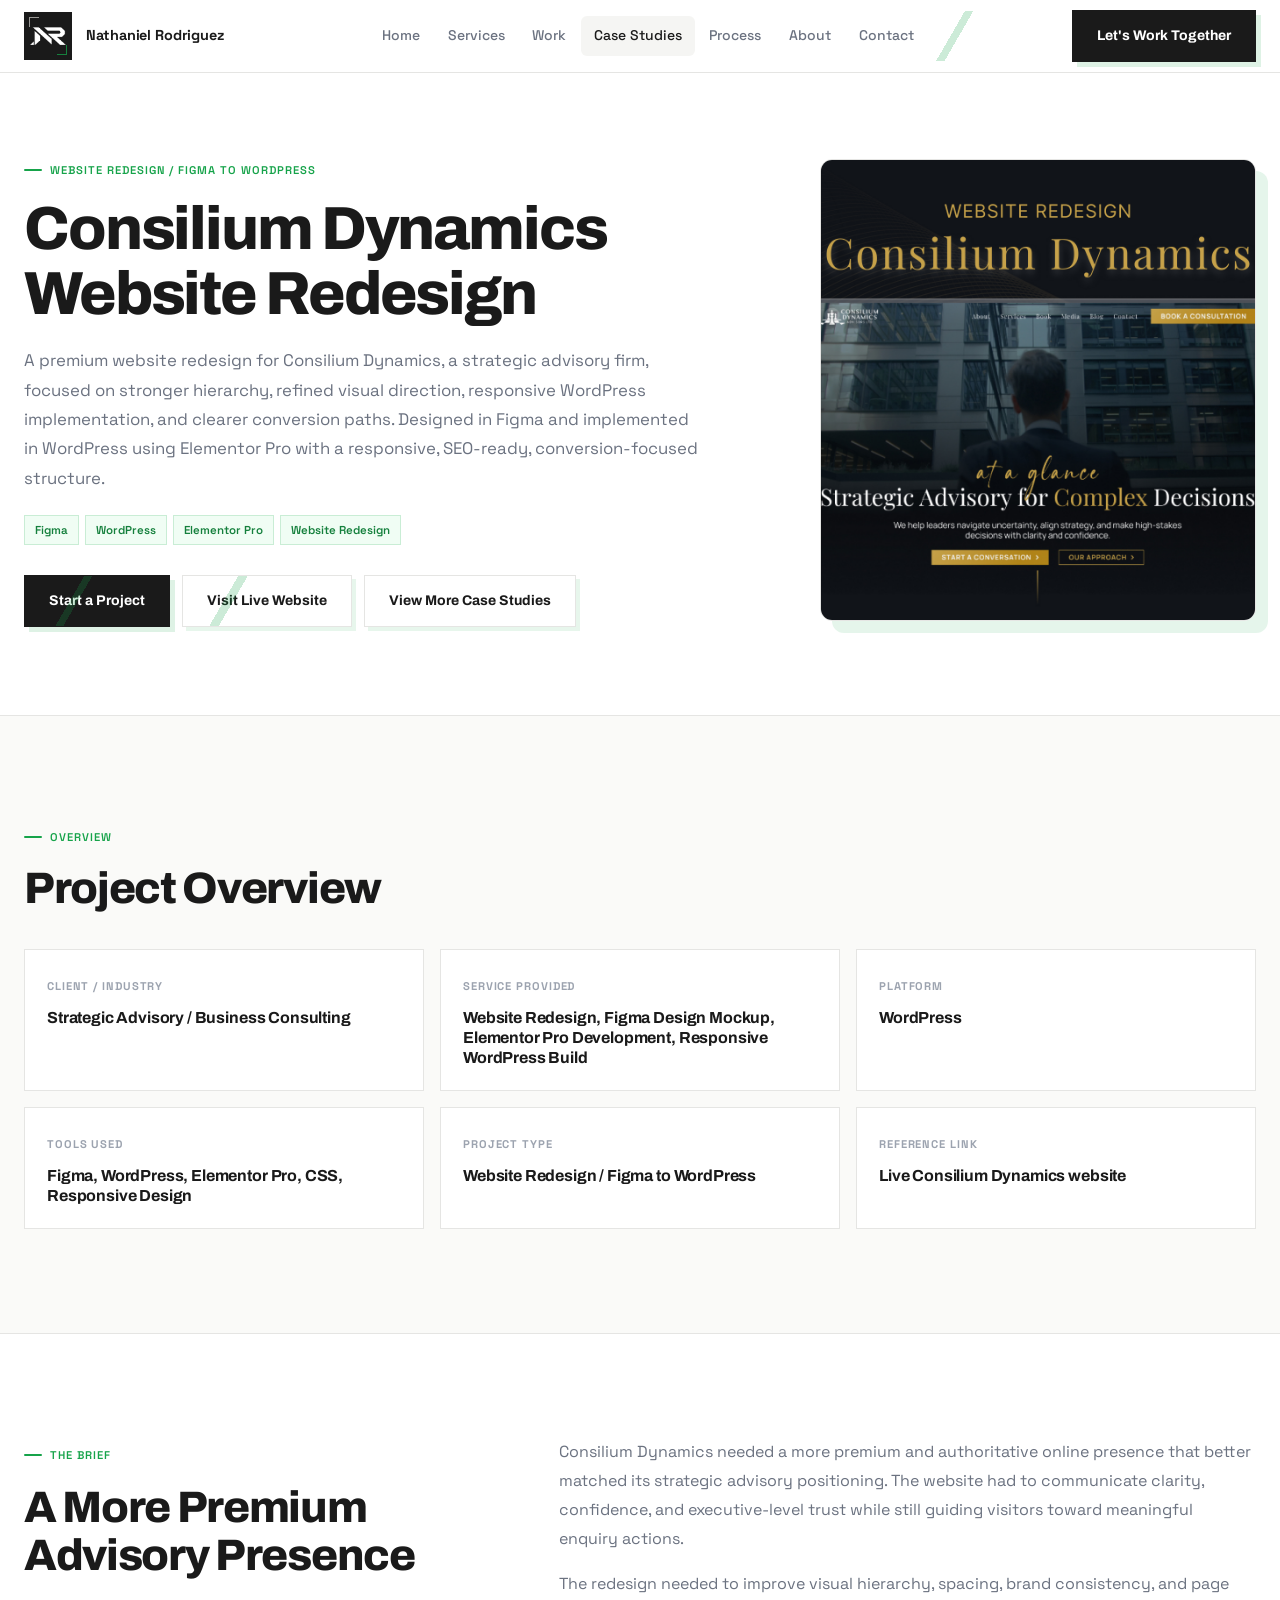
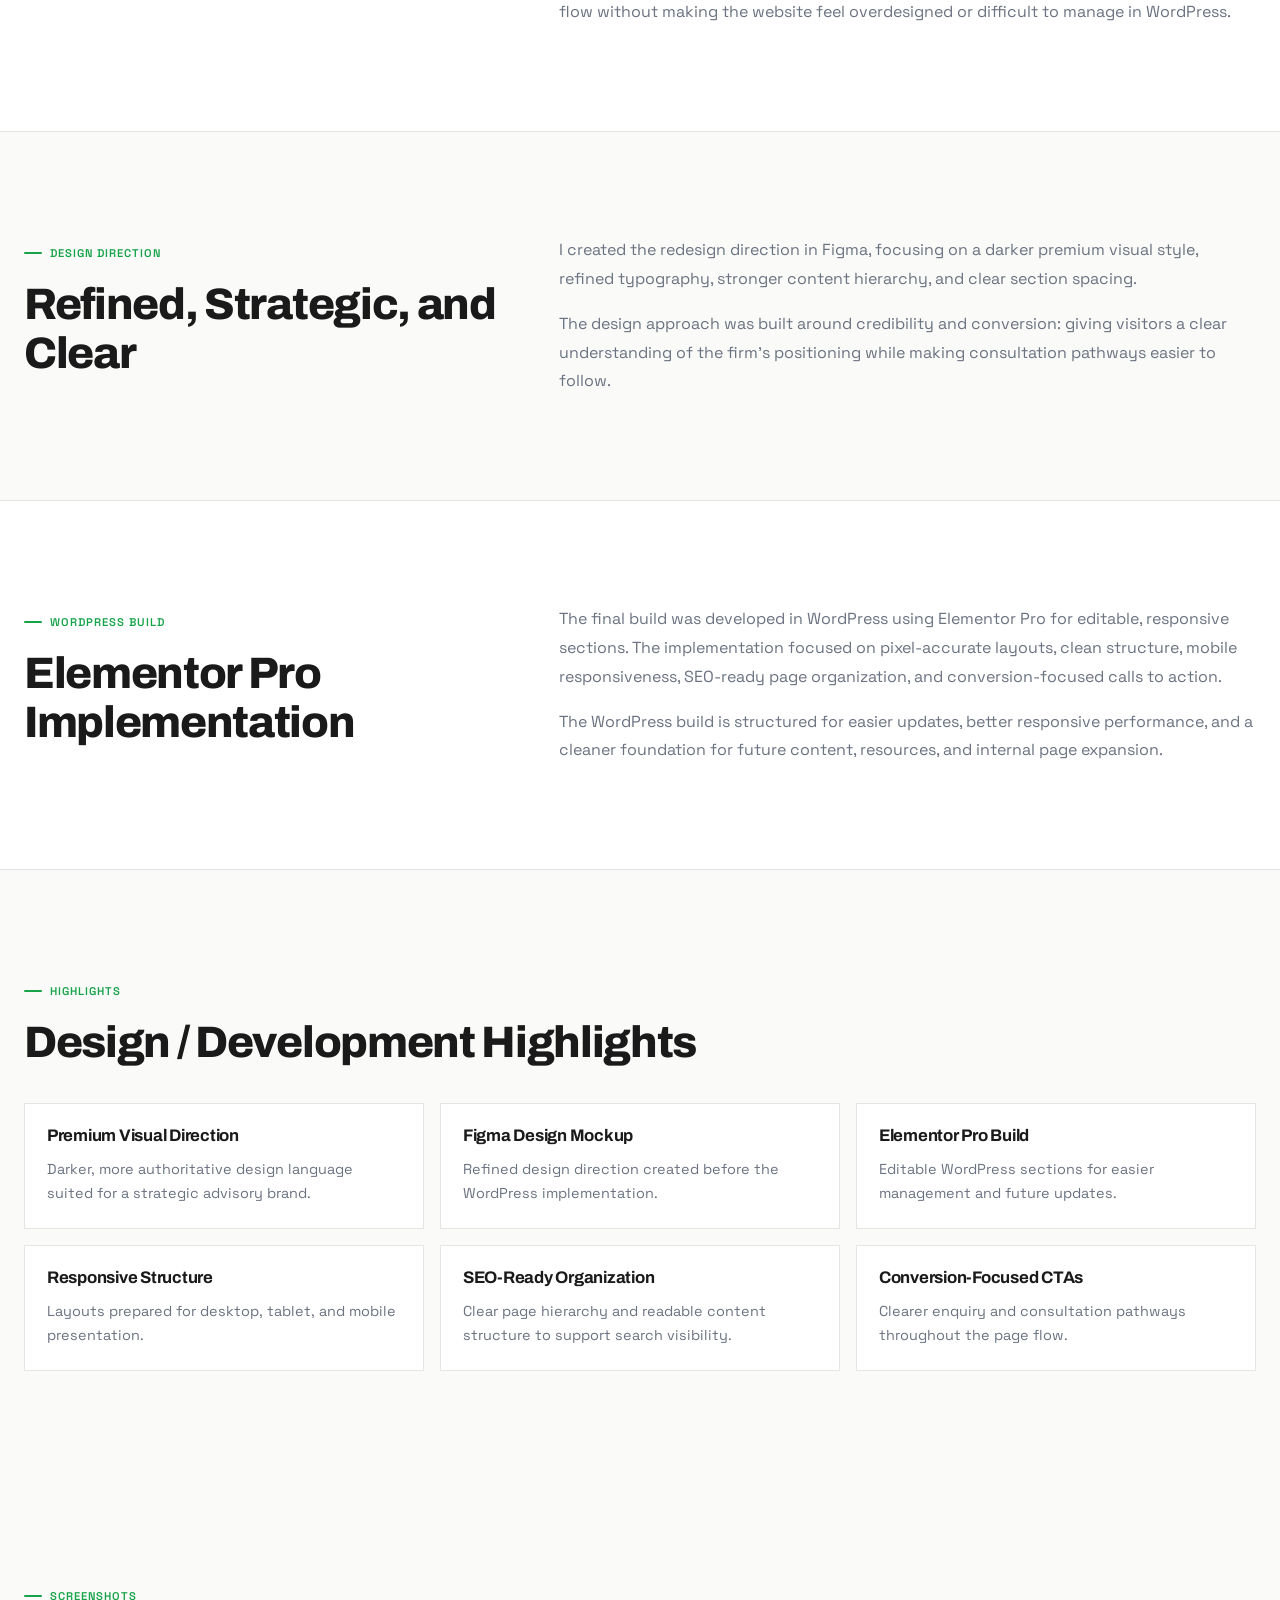
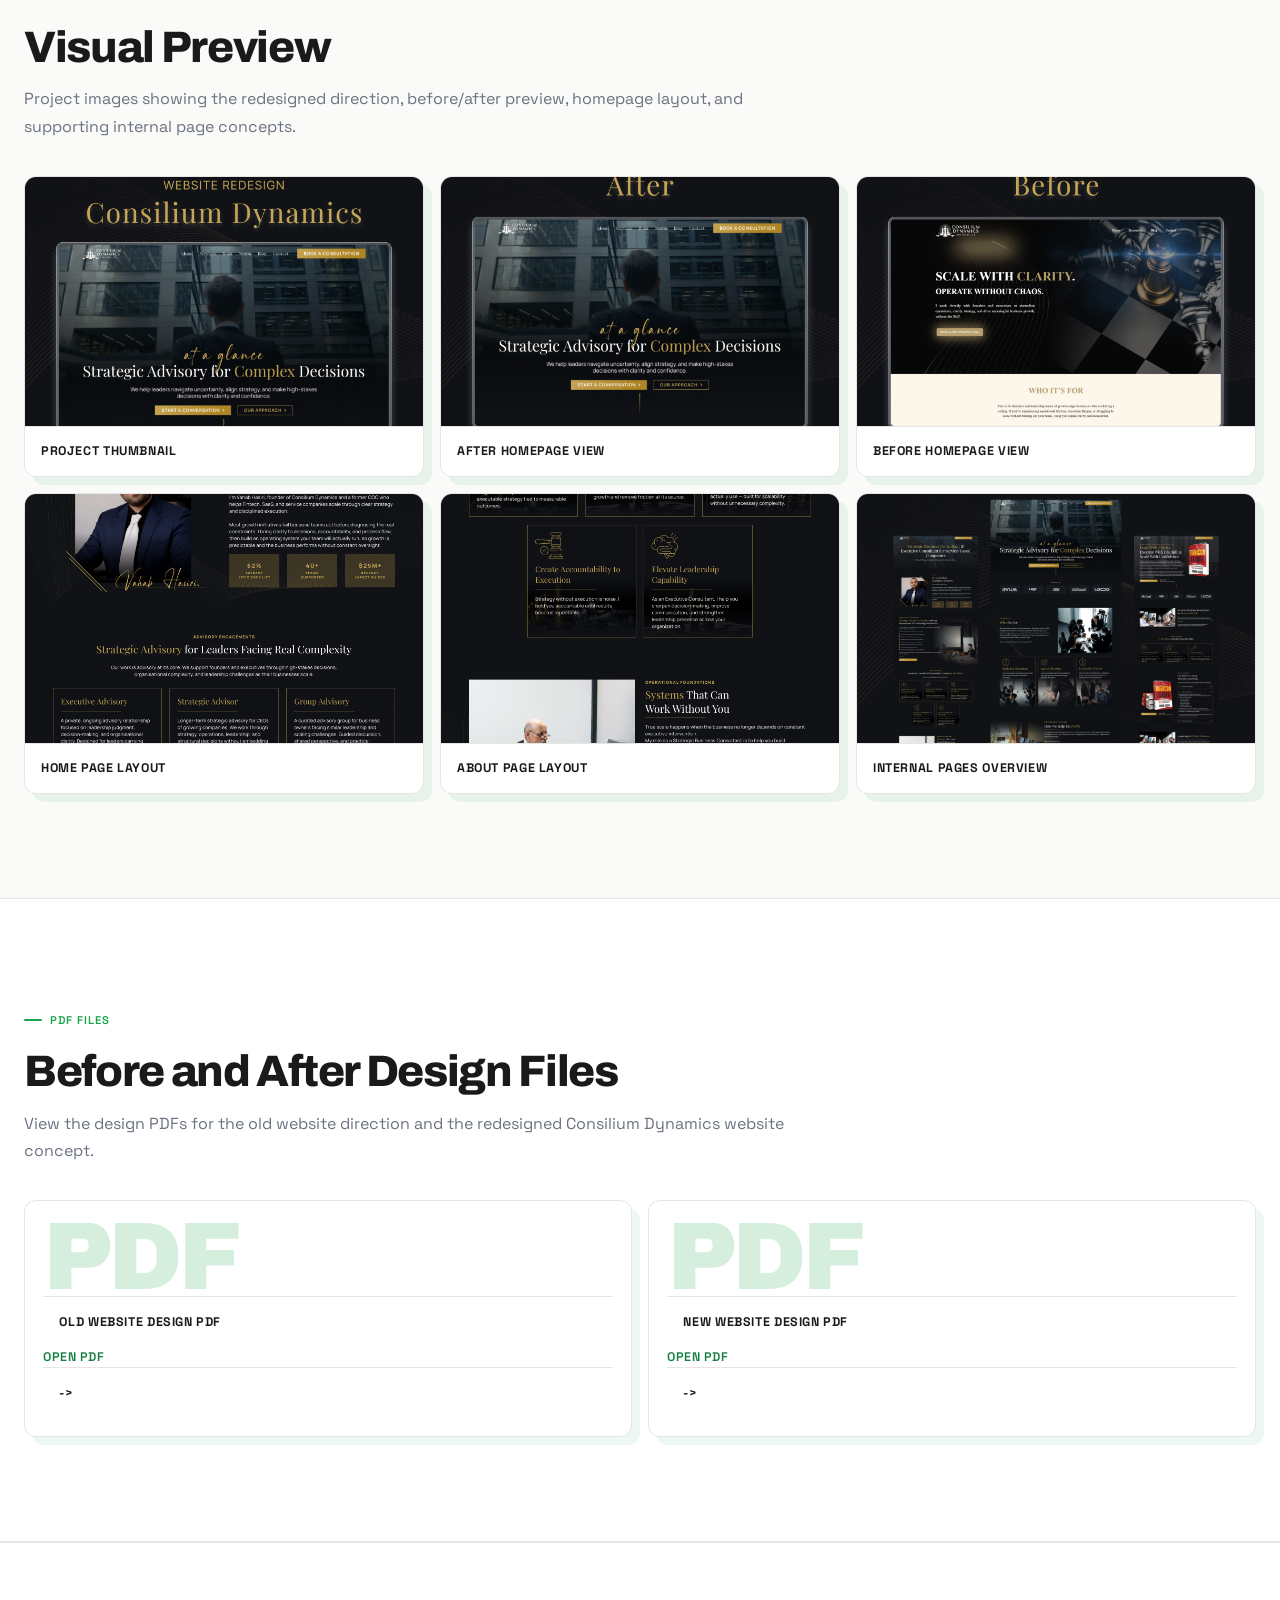
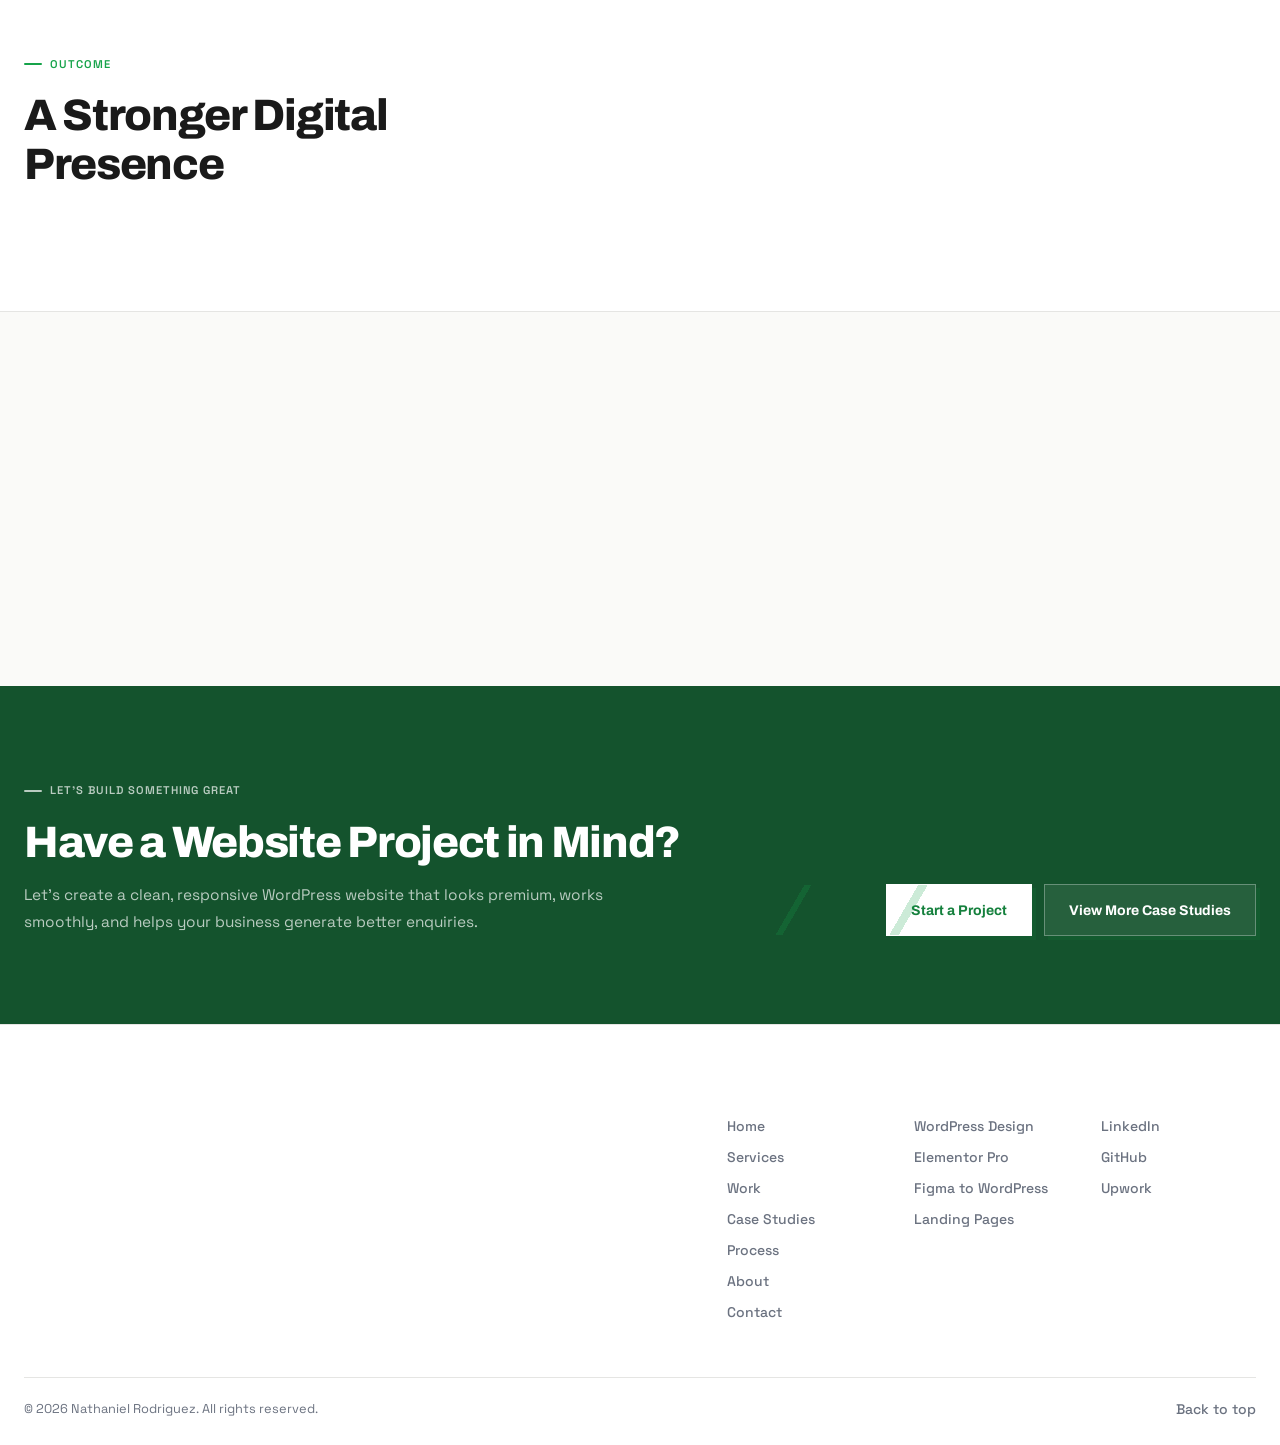
<file: case-study-consilium-dynamics.html>
<!DOCTYPE html>
<html lang="en" class="site-is-loading">
<head>
  <meta charset="UTF-8" />
  <meta name="viewport" content="width=device-width, initial-scale=1.0" />
  <meta data-static-seo="true" name="robots" content="index, follow, max-image-preview:large" />
  <meta name="author" content="Nathaniel Rodriguez" />
  <meta name="description" content="Consilium Dynamics website redesign case study by Nathaniel Rodriguez, covering Figma design direction, WordPress Elementor Pro development, responsive implementation, and SEO-ready structure." />
  <link rel="canonical" href="https://rnthaniel.vercel.app/case-study-consilium-dynamics.html" />
  <meta property="og:title" content="Consilium Dynamics Website Redesign Case Study | Nathaniel Rodriguez" />
  <meta property="og:description" content="A premium Figma-to-WordPress redesign for Consilium Dynamics, built with Elementor Pro, responsive structure, and clear conversion paths." />
  <meta property="og:type" content="article" />
  <meta property="og:url" content="https://rnthaniel.vercel.app/case-study-consilium-dynamics.html" />
  <meta property="og:image" content="https://rnthaniel.vercel.app/assets/case-studies/consilium%20dynamics/Project%20Thumbnail.jpg" />
  <meta name="twitter:card" content="summary_large_image" />
  <meta name="theme-color" content="#FAFAF8" />
  <title>Consilium Dynamics Website Redesign Case Study | Nathaniel Rodriguez</title>
  <link rel="icon" href="assets/images/Nathaniel%20Logo.png" type="image/png" />
  <link rel="apple-touch-icon" href="assets/images/Nathaniel%20Logo.png" />
  <link rel="manifest" href="site.webmanifest" />
  <link rel="preconnect" href="https://fonts.googleapis.com" />
  <link rel="preconnect" href="https://fonts.gstatic.com" crossorigin />
  <link href="https://fonts.googleapis.com/css2?family=Archivo:wght@600;700;800&family=Space+Grotesk:wght@300;400;500;600;700&display=swap" rel="stylesheet" />
  <link rel="stylesheet" href="style.css?v=20260510" />
  <link rel="stylesheet" href="assets/css/launch-fixes.css?v=20260510" />
  <link rel="stylesheet" href="assets/css/visual-polish.css?v=20260517" />
  <script type="application/ld+json">{"@context":"https://schema.org","@type":"CreativeWork","@id":"https://rnthaniel.vercel.app/case-study-consilium-dynamics.html#case-study","name":"Consilium Dynamics Website Redesign Case Study","url":"https://rnthaniel.vercel.app/case-study-consilium-dynamics.html","image":"https://rnthaniel.vercel.app/assets/case-studies/consilium%20dynamics/Project%20Thumbnail.jpg","author":{"@type":"Person","name":"Nathaniel Rodriguez","url":"https://rnthaniel.vercel.app/"},"about":["Website redesign","Figma to WordPress","Elementor Pro development","Responsive WordPress build"],"description":"A premium Figma-to-WordPress redesign case study for Consilium Dynamics, built with Elementor Pro, responsive structure, SEO-ready layout, and clearer conversion paths."}</script>
  <script src="assets/js/page-loader.js?v=20260510"></script>
</head>
<body data-case-template>
  <a class="skip-link" href="#main">Skip to content</a>

  <header class="site-header" data-header>
    <div class="container nav-wrap">
      <a class="brand" href="index.html#home" aria-label="Nathaniel Rodriguez home">
        <span class="brand-mark brand-logo-wrap"><img src="assets/images/Nathaniel%20Logo.png" alt="Nathaniel Rodriguez logo" /></span>
        <span class="brand-name">Nathaniel Rodriguez</span>
      </a>

      <nav class="nav-links" id="primary-navigation" aria-label="Main navigation">
        <a href="index.html#home">Home</a>
        <a href="index.html#services">Services</a>
        <a href="index.html#work">Work</a>
        <a href="case-studies.html" aria-current="page">Case Studies</a>
        <a href="index.html#process">Process</a>
        <a href="index.html#about">About</a>
        <a href="index.html#contact">Contact</a>
        <a class="btn btn-dark nav-mobile-cta" href="mailto:freelancer.rnathaniel@gmail.com">Let's Work Together</a>
      </nav>

      <a class="btn btn-dark nav-cta" href="mailto:freelancer.rnathaniel@gmail.com">Let's Work Together</a>

      <button class="nav-toggle" type="button" aria-controls="primary-navigation" aria-expanded="false">
        <span class="visually-hidden">Toggle navigation</span>
        <span></span>
        <span></span>
      </button>
    </div>
  </header>

  <main id="main">
    <section class="case-hero" aria-labelledby="case-title">
      <div class="container case-hero-grid">
        <div class="case-hero-copy">
          <p class="eyebrow" data-case-category>Website Redesign / Figma to WordPress</p>
          <h1 id="case-title" data-case-title>Consilium Dynamics Website Redesign</h1>
          <p data-case-summary>A premium website redesign for Consilium Dynamics, a strategic advisory firm, focused on stronger hierarchy, refined visual direction, responsive WordPress implementation, and clearer conversion paths.</p>
          <ul class="case-tags" aria-label="Project tools and tags" data-case-tags><li>Figma</li><li>WordPress</li><li>Elementor Pro</li><li>Website Redesign</li></ul>
          <div class="case-actions"><a class="btn btn-dark" href="mailto:freelancer.rnathaniel@gmail.com">Start a Project</a><a class="btn btn-light" href="https://www.consiliumdynamics.com/" target="_blank" rel="noopener">Visit Live Website</a><a class="btn btn-light" href="case-studies.html">View More Case Studies</a></div>
        </div>
        <div class="case-hero-visual has-case-image" role="img" aria-label="Consilium Dynamics website redesign preview"><div class="browser-bar"><span></span><span></span><span></span><div></div></div><img class="case-hero-image" src="assets/case-studies/consilium%20dynamics/Project%20Thumbnail.jpg" alt="Consilium Dynamics project thumbnail" loading="eager" /></div>
      </div>
    </section>

    <section class="case-section" aria-labelledby="overview-title"><div class="container"><div class="case-section-heading"><p class="eyebrow">Overview</p><h2 id="overview-title">Project Overview</h2></div><div class="overview-grid"><article><span>Client / Industry</span><strong>Strategic Advisory / Business Consulting</strong></article><article><span>Service Provided</span><strong>Website Redesign, Figma Design Mockup, Elementor Pro Development, Responsive WordPress Build</strong></article><article><span>Platform</span><strong>WordPress</strong></article><article><span>Tools Used</span><strong>Figma, WordPress, Elementor Pro, CSS, Responsive Design</strong></article><article><span>Project Type</span><strong>Website Redesign / Figma to WordPress</strong></article><article><span>Reference Link</span><strong>Live Consilium Dynamics website</strong></article></div></div></section>

    <section class="case-section section-ruled" aria-labelledby="brief-title"><div class="container case-copy-grid"><div><p class="eyebrow">The Brief</p><h2 id="brief-title">A More Premium Advisory Presence</h2></div><div class="case-copy"><p>Consilium Dynamics needed a more premium and authoritative online presence that better matched its strategic advisory positioning. The website had to communicate clarity, confidence, and executive-level trust while still guiding visitors toward meaningful enquiry actions.</p><p>The redesign needed to improve visual hierarchy, spacing, brand consistency, and page flow without making the website feel overdesigned or difficult to manage in WordPress.</p></div></div></section>

    <section class="case-section" aria-labelledby="direction-title"><div class="container case-copy-grid"><div><p class="eyebrow">Design Direction</p><h2 id="direction-title">Refined, Strategic, and Clear</h2></div><div class="case-copy"><p>I created the redesign direction in Figma, focusing on a darker premium visual style, refined typography, stronger content hierarchy, and clear section spacing.</p><p>The design approach was built around credibility and conversion: giving visitors a clear understanding of the firm’s positioning while making consultation pathways easier to follow.</p></div></div></section>

    <section class="case-section section-ruled" aria-labelledby="build-title"><div class="container case-copy-grid"><div><p class="eyebrow">WordPress Build</p><h2 id="build-title">Elementor Pro Implementation</h2></div><div class="case-copy"><p>The final build was developed in WordPress using Elementor Pro for editable, responsive sections. The implementation focused on pixel-accurate layouts, clean structure, mobile responsiveness, SEO-ready page organization, and conversion-focused calls to action.</p><p>The WordPress build is structured for easier updates, better responsive performance, and a cleaner foundation for future content, resources, and internal page expansion.</p></div></div></section>

    <section class="case-section" aria-labelledby="highlights-title"><div class="container"><div class="case-section-heading"><p class="eyebrow">Highlights</p><h2 id="highlights-title">Design / Development Highlights</h2></div><div class="highlight-grid"><article><h3>Premium Visual Direction</h3><p>Darker, more authoritative design language suited for a strategic advisory brand.</p></article><article><h3>Figma Design Mockup</h3><p>Refined design direction created before the WordPress implementation.</p></article><article><h3>Elementor Pro Build</h3><p>Editable WordPress sections for easier management and future updates.</p></article><article><h3>Responsive Structure</h3><p>Layouts prepared for desktop, tablet, and mobile presentation.</p></article><article><h3>SEO-Ready Organization</h3><p>Clear page hierarchy and readable content structure to support search visibility.</p></article><article><h3>Conversion-Focused CTAs</h3><p>Clearer enquiry and consultation pathways throughout the page flow.</p></article></div></div></section>

    <section class="case-section" aria-labelledby="screenshots-title"><div class="container"><div class="case-section-heading"><p class="eyebrow">Screenshots</p><h2 id="screenshots-title">Visual Preview</h2><p>Project images showing the redesigned direction, before/after preview, homepage layout, and supporting internal page concepts.</p></div><div class="case-media-grid"><a class="case-media-card" href="assets/case-studies/consilium%20dynamics/Project%20Thumbnail.jpg" target="_blank" rel="noopener"><img src="assets/case-studies/consilium%20dynamics/Project%20Thumbnail.jpg" alt="Project Thumbnail" loading="lazy"><span>Project Thumbnail</span></a><a class="case-media-card" href="assets/case-studies/consilium%20dynamics/After%20CD.jpg" target="_blank" rel="noopener"><img src="assets/case-studies/consilium%20dynamics/After%20CD.jpg" alt="After Homepage View" loading="lazy"><span>After Homepage View</span></a><a class="case-media-card" href="assets/case-studies/consilium%20dynamics/Before%20CD.jpg" target="_blank" rel="noopener"><img src="assets/case-studies/consilium%20dynamics/Before%20CD.jpg" alt="Before Homepage View" loading="lazy"><span>Before Homepage View</span></a><a class="case-media-card" href="assets/case-studies/consilium%20dynamics/CD%20Home.jpg" target="_blank" rel="noopener"><img src="assets/case-studies/consilium%20dynamics/CD%20Home.jpg" alt="Home Page Layout" loading="lazy"><span>Home Page Layout</span></a><a class="case-media-card" href="assets/case-studies/consilium%20dynamics/CD%20About.jpg" target="_blank" rel="noopener"><img src="assets/case-studies/consilium%20dynamics/CD%20About.jpg" alt="About Page Layout" loading="lazy"><span>About Page Layout</span></a><a class="case-media-card" href="assets/case-studies/consilium%20dynamics/Internal%20Pages.jpg" target="_blank" rel="noopener"><img src="assets/case-studies/consilium%20dynamics/Internal%20Pages.jpg" alt="Internal Pages Overview" loading="lazy"><span>Internal Pages Overview</span></a></div></div></section>

    <section class="case-section section-ruled" aria-labelledby="pdfs-title" data-case-pdfs><div class="container"><div class="case-section-heading"><p class="eyebrow">PDF Files</p><h2 id="pdfs-title">Before and After Design Files</h2><p>View the design PDFs for the old website direction and the redesigned Consilium Dynamics website concept.</p></div><div class="case-pdf-grid"><a class="case-pdf-card" href="assets/case-studies/consilium%20dynamics/Old%20Website%20Design%20CD.pdf" target="_blank" rel="noopener"><span>Old Website Design PDF</span><strong>Open PDF <span aria-hidden="true">-></span></strong></a><a class="case-pdf-card" href="assets/case-studies/consilium%20dynamics/New%20Website%20Design%20CD.pdf" target="_blank" rel="noopener"><span>New Website Design PDF</span><strong>Open PDF <span aria-hidden="true">-></span></strong></a></div></div></section>

    <section class="case-section section-ruled" aria-labelledby="results-title"><div class="container case-copy-grid"><div><p class="eyebrow">Outcome</p><h2 id="results-title">A Stronger Digital Presence</h2></div><div class="case-copy"><p>The finished redesign gives Consilium Dynamics a stronger digital presence with a more premium, strategic, and trustworthy feel. Visitors can understand the firm’s value faster and move through the site with clearer direction.</p><p>The result is a cleaner foundation for future content, resources, internal pages, and ongoing marketing activity.</p></div></div></section>

    <section class="case-section" aria-labelledby="tools-used-title"><div class="container"><div class="case-section-heading"><p class="eyebrow">Stack</p><h2 id="tools-used-title">Tools Used</h2></div><ul class="tools-row"><li>Figma</li><li>WordPress</li><li>Elementor Pro</li><li>CSS</li><li>Responsive Design</li></ul></div></section>

    <section class="cta-section" id="contact" aria-labelledby="single-cta-title"><div class="container cta-grid"><div><p class="eyebrow eyebrow-invert">Let's Build Something Great</p><h2 id="single-cta-title">Have a Website Project in Mind?</h2><p>Let's create a clean, responsive WordPress website that looks premium, works smoothly, and helps your business generate better enquiries.</p></div><div class="cta-actions"><a class="btn btn-white" href="mailto:freelancer.rnathaniel@gmail.com">Start a Project</a><a class="btn btn-outline-dark" href="case-studies.html">View More Case Studies</a></div></div></section>
  </main>

  <footer class="site-footer"><div class="container footer-grid"><div class="footer-intro"><a class="footer-brand" href="index.html#home">NR / Nathaniel Rodriguez</a><p class="footer-role">WordPress Website Designer & Developer</p><p>Building fast, modern, and results-driven WordPress websites that help businesses grow.</p><div class="footer-contact"><a href="mailto:freelancer.rnathaniel@gmail.com"><span>Email</span> freelancer.rnathaniel@gmail.com</a><a href="https://wa.me/639752445048" target="_blank" rel="noopener"><span>WhatsApp</span> 09752445048</a></div></div><div><h2>Quick Links</h2><nav class="footer-links" aria-label="Footer quick links"><a href="index.html#home">Home</a><a href="index.html#services">Services</a><a href="index.html#work">Work</a><a href="case-studies.html">Case Studies</a><a href="index.html#process">Process</a><a href="index.html#about">About</a><a href="index.html#contact">Contact</a></nav></div><div><h2>Services</h2><nav class="footer-links" aria-label="Footer service links"><a href="index.html#services">WordPress Design</a><a href="index.html#services">Elementor Pro</a><a href="index.html#services">Figma to WordPress</a><a href="index.html#services">Landing Pages</a></nav></div><div><h2>Social</h2><nav class="footer-links" aria-label="Social links"><a href="https://www.linkedin.com/in/rnaths" target="_blank" rel="noopener">LinkedIn</a><a href="https://github.com/thanielll" target="_blank" rel="noopener">GitHub</a><a href="https://www.upwork.com/freelancers/~01e812a28cc6f0769d" target="_blank" rel="noopener">Upwork</a></nav></div></div><div class="container footer-bottom"><p>&copy; 2026 Nathaniel Rodriguez. All rights reserved.</p><a href="index.html#home">Back to top</a></div></footer>

  <script src="assets/js/case-studies.js?v=20260510"></script>
  <script src="assets/js/consilium-case-study.js?v=20260510"></script>
  <script src="assets/js/site-template.js?v=20260510"></script>
  <script src="script.js?v=20260510"></script>
  <script src="assets/js/animations.js?v=20260521" defer></script>
</body>
</html>
</file>
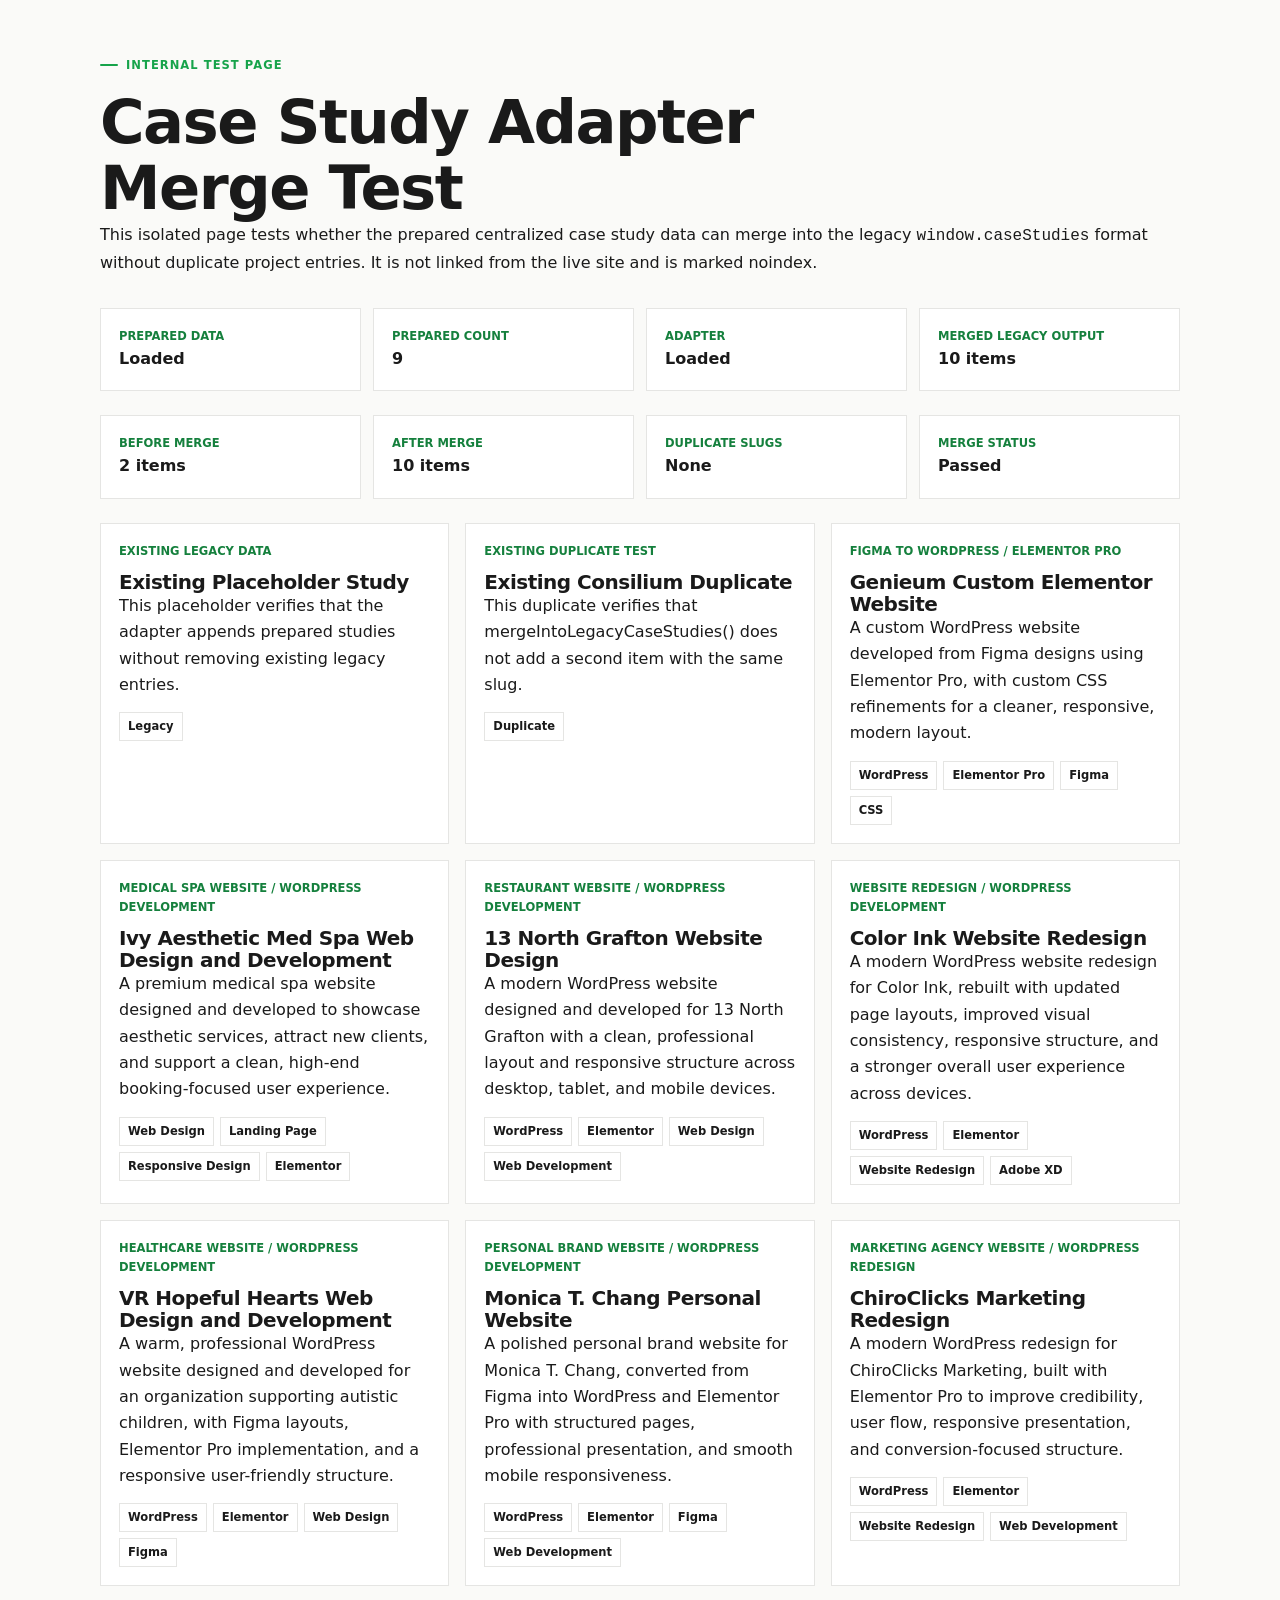
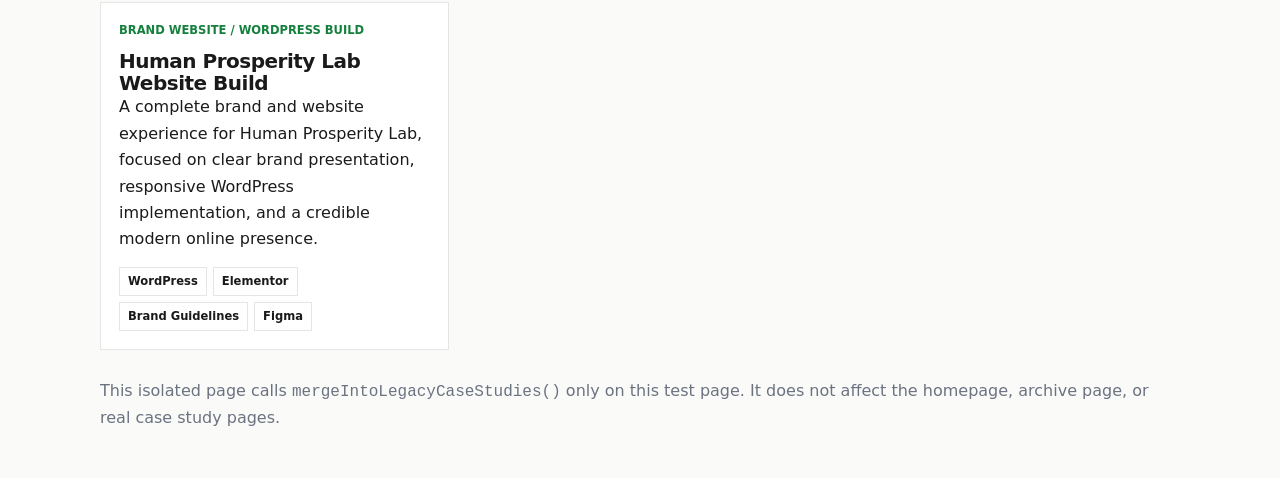
<file: case-study-data-test.html>
<!DOCTYPE html>
<html lang="en">
<head>
  <meta charset="UTF-8" />
  <meta name="viewport" content="width=device-width, initial-scale=1.0" />
  <meta name="robots" content="noindex, nofollow" />
  <title>Case Study Adapter Merge Test | Nathaniel Rodriguez Portfolio</title>
  <link rel="stylesheet" href="style.css?v=20260510" />
  <link rel="stylesheet" href="assets/css/launch-fixes.css?v=20260510" />
  <style>
    body {
      padding: 48px 20px;
    }

    .data-test-shell {
      max-width: 1080px;
      margin: 0 auto;
    }

    .data-test-header {
      margin-bottom: 32px;
    }

    .data-test-header h1 {
      max-width: 780px;
    }

    .data-test-status {
      display: grid;
      grid-template-columns: repeat(4, minmax(0, 1fr));
      gap: 12px;
      margin: 24px 0;
    }

    .data-test-status article,
    .data-test-card {
      border: 1px solid var(--color-border);
      padding: 18px;
      background: var(--color-surface);
    }

    .data-test-status span,
    .data-test-card span {
      display: block;
      color: var(--color-accent-dark);
      font-size: 0.72rem;
      font-weight: 900;
      text-transform: uppercase;
    }

    .data-test-grid {
      display: grid;
      grid-template-columns: repeat(3, minmax(0, 1fr));
      gap: 16px;
    }

    .data-test-card h2 {
      margin-top: 10px;
      font-size: 1.25rem;
    }

    .data-test-card ul {
      display: flex;
      flex-wrap: wrap;
      gap: 6px;
      margin: 14px 0 0;
      padding: 0;
      list-style: none;
    }

    .data-test-card li {
      border: 1px solid var(--color-border);
      padding: 4px 8px;
      font-size: 0.72rem;
      font-weight: 800;
    }

    .data-test-note {
      margin-top: 28px;
      color: var(--color-muted);
    }

    @media (max-width: 900px) {
      .data-test-status,
      .data-test-grid {
        grid-template-columns: 1fr;
      }
    }
  </style>
</head>
<body>
  <main class="data-test-shell">
    <section class="data-test-header">
      <p class="eyebrow">Internal Test Page</p>
      <h1>Case Study Adapter Merge Test</h1>
      <p>This isolated page tests whether the prepared centralized case study data can merge into the legacy <code>window.caseStudies</code> format without duplicate project entries. It is not linked from the live site and is marked noindex.</p>
    </section>

    <section class="data-test-status" aria-label="Adapter status checks">
      <article><span>Prepared Data</span><strong data-test-prepared>Checking...</strong></article>
      <article><span>Prepared Count</span><strong data-test-count>Checking...</strong></article>
      <article><span>Adapter</span><strong data-test-adapter>Checking...</strong></article>
      <article><span>Merged Legacy Output</span><strong data-test-legacy>Checking...</strong></article>
    </section>

    <section class="data-test-status" aria-label="Duplicate status checks">
      <article><span>Before Merge</span><strong data-test-before>Checking...</strong></article>
      <article><span>After Merge</span><strong data-test-after>Checking...</strong></article>
      <article><span>Duplicate Slugs</span><strong data-test-duplicates>Checking...</strong></article>
      <article><span>Merge Status</span><strong data-test-merge-status>Checking...</strong></article>
    </section>

    <section>
      <div class="data-test-grid" data-test-grid></div>
    </section>

    <p class="data-test-note">This isolated page calls <code>mergeIntoLegacyCaseStudies()</code> only on this test page. It does not affect the homepage, archive page, or real case study pages.</p>
  </main>

  <script src="assets/data/case-studies.js"></script>
  <script src="assets/data/case-study-adapter.js"></script>
  <script>
    (function renderCaseStudyDataMergeTest() {
      window.caseStudies = [
        {
          title: 'Existing Placeholder Study',
          slug: 'existing-placeholder-study',
          category: 'Existing Legacy Data',
          summary: 'This placeholder verifies that the adapter appends prepared studies without removing existing legacy entries.',
          tags: ['Legacy'],
          filters: ['Legacy'],
          featured: false,
          link: '#'
        },
        {
          title: 'Existing Consilium Duplicate',
          slug: 'consilium-dynamics-website-redesign',
          category: 'Existing Duplicate Test',
          summary: 'This duplicate verifies that mergeIntoLegacyCaseStudies() does not add a second item with the same slug.',
          tags: ['Duplicate'],
          filters: ['Duplicate'],
          featured: false,
          link: '#'
        }
      ];

      const beforeMergeCount = window.caseStudies.length;
      const prepared = Array.isArray(window.NRPortfolioCaseStudies) ? window.NRPortfolioCaseStudies : [];
      const adapter = window.NRPortfolioCaseStudyAdapter;
      const mergedStudies = adapter && typeof adapter.mergeIntoLegacyCaseStudies === 'function'
        ? adapter.mergeIntoLegacyCaseStudies()
        : [];
      const afterMergeCount = Array.isArray(mergedStudies) ? mergedStudies.length : 0;
      const slugCounts = (mergedStudies || []).reduce((counts, study) => {
        if (!study.slug) return counts;
        counts[study.slug] = (counts[study.slug] || 0) + 1;
        return counts;
      }, {});
      const duplicateSlugs = Object.entries(slugCounts)
        .filter(([, count]) => count > 1)
        .map(([slug]) => slug);

      document.querySelector('[data-test-prepared]').textContent = Array.isArray(window.NRPortfolioCaseStudies) ? 'Loaded' : 'Missing';
      document.querySelector('[data-test-count]').textContent = String(prepared.length);
      document.querySelector('[data-test-adapter]').textContent = adapter ? 'Loaded' : 'Missing';
      document.querySelector('[data-test-legacy]').textContent = Array.isArray(mergedStudies) ? `${mergedStudies.length} items` : 'Unavailable';
      document.querySelector('[data-test-before]').textContent = `${beforeMergeCount} items`;
      document.querySelector('[data-test-after]').textContent = `${afterMergeCount} items`;
      document.querySelector('[data-test-duplicates]').textContent = duplicateSlugs.length ? duplicateSlugs.join(', ') : 'None';
      document.querySelector('[data-test-merge-status]').textContent = duplicateSlugs.length ? 'Needs Review' : 'Passed';

      const escapeHTML = (value) => String(value || '')
        .replaceAll('&', '&amp;')
        .replaceAll('<', '&lt;')
        .replaceAll('>', '&gt;')
        .replaceAll('"', '&quot;')
        .replaceAll("'", '&#039;');

      const grid = document.querySelector('[data-test-grid]');
      grid.innerHTML = mergedStudies.map((study) => `
        <article class="data-test-card">
          <span>${escapeHTML(study.category)}</span>
          <h2>${escapeHTML(study.title)}</h2>
          <p>${escapeHTML(study.summary)}</p>
          <ul>${(study.tags || []).slice(0, 4).map((tag) => `<li>${escapeHTML(tag)}</li>`).join('')}</ul>
        </article>
      `).join('');
    })();
  </script>
</body>
</html>
</file>
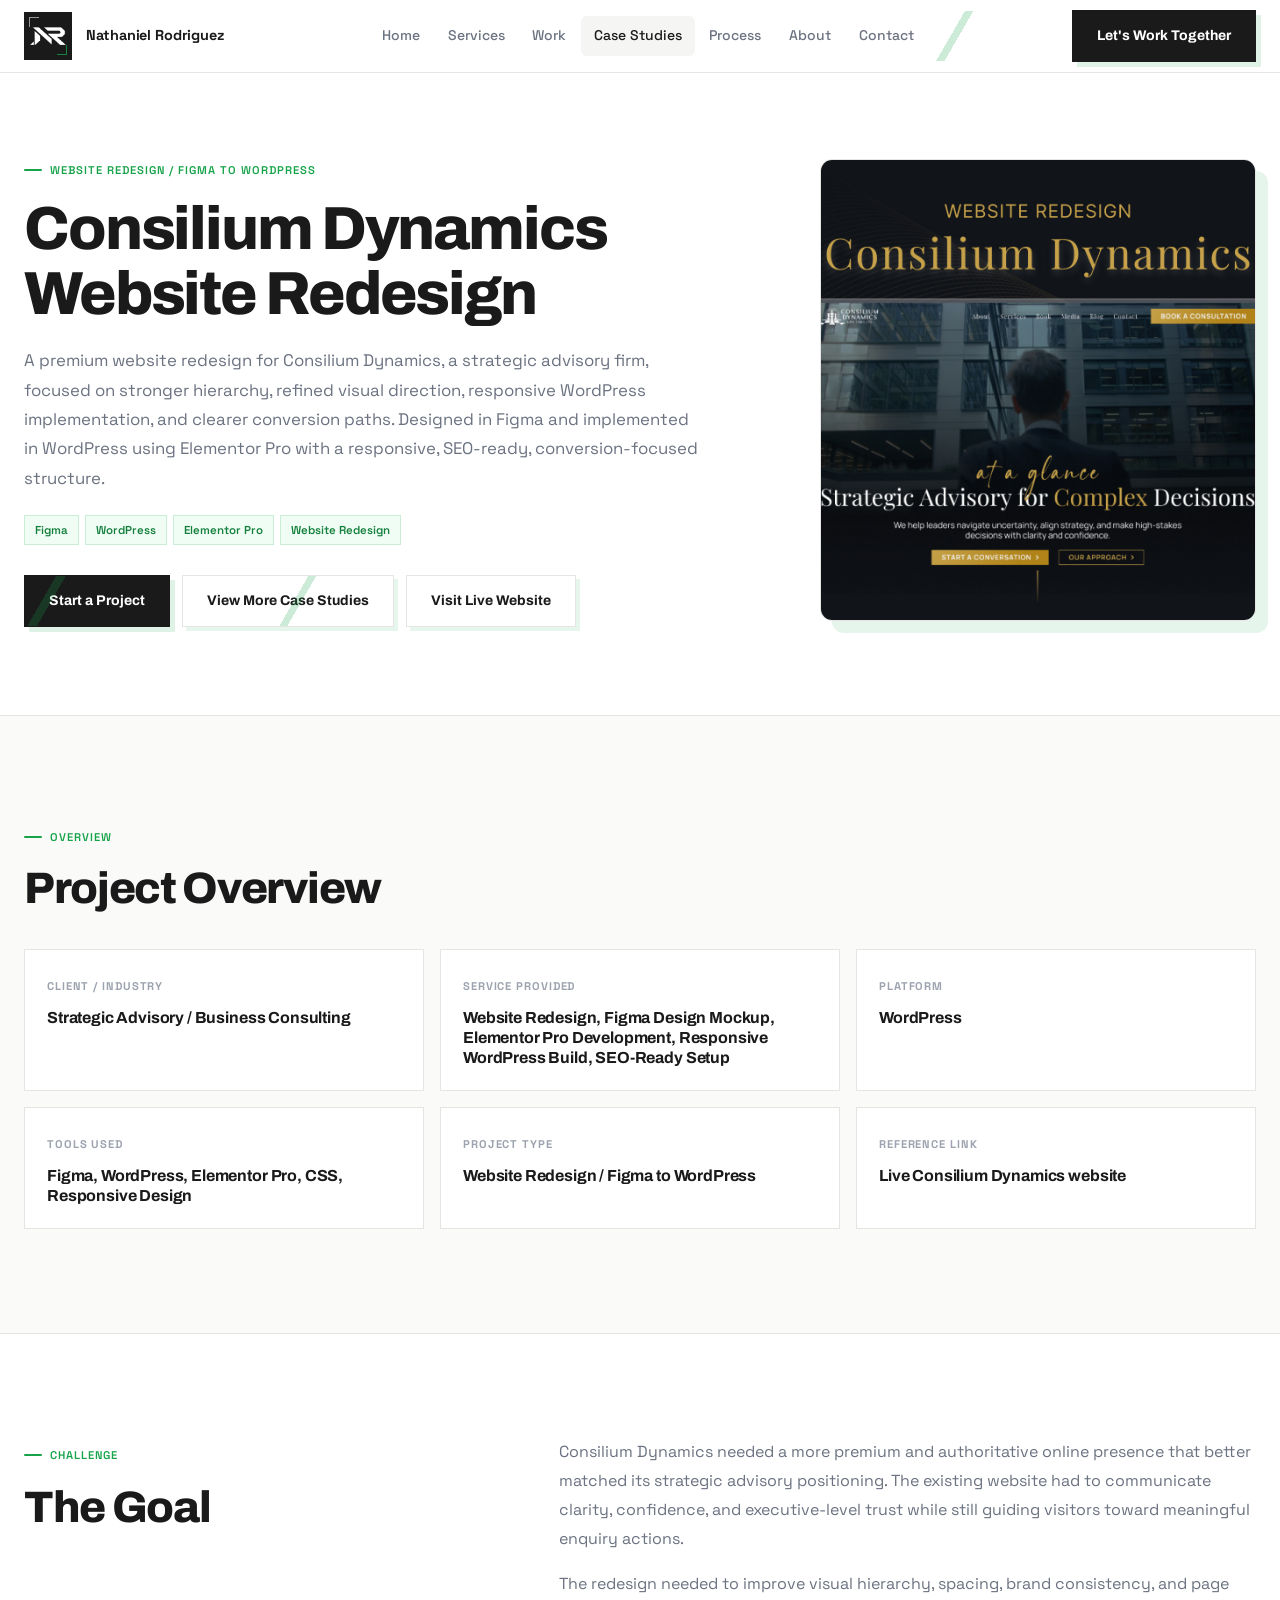
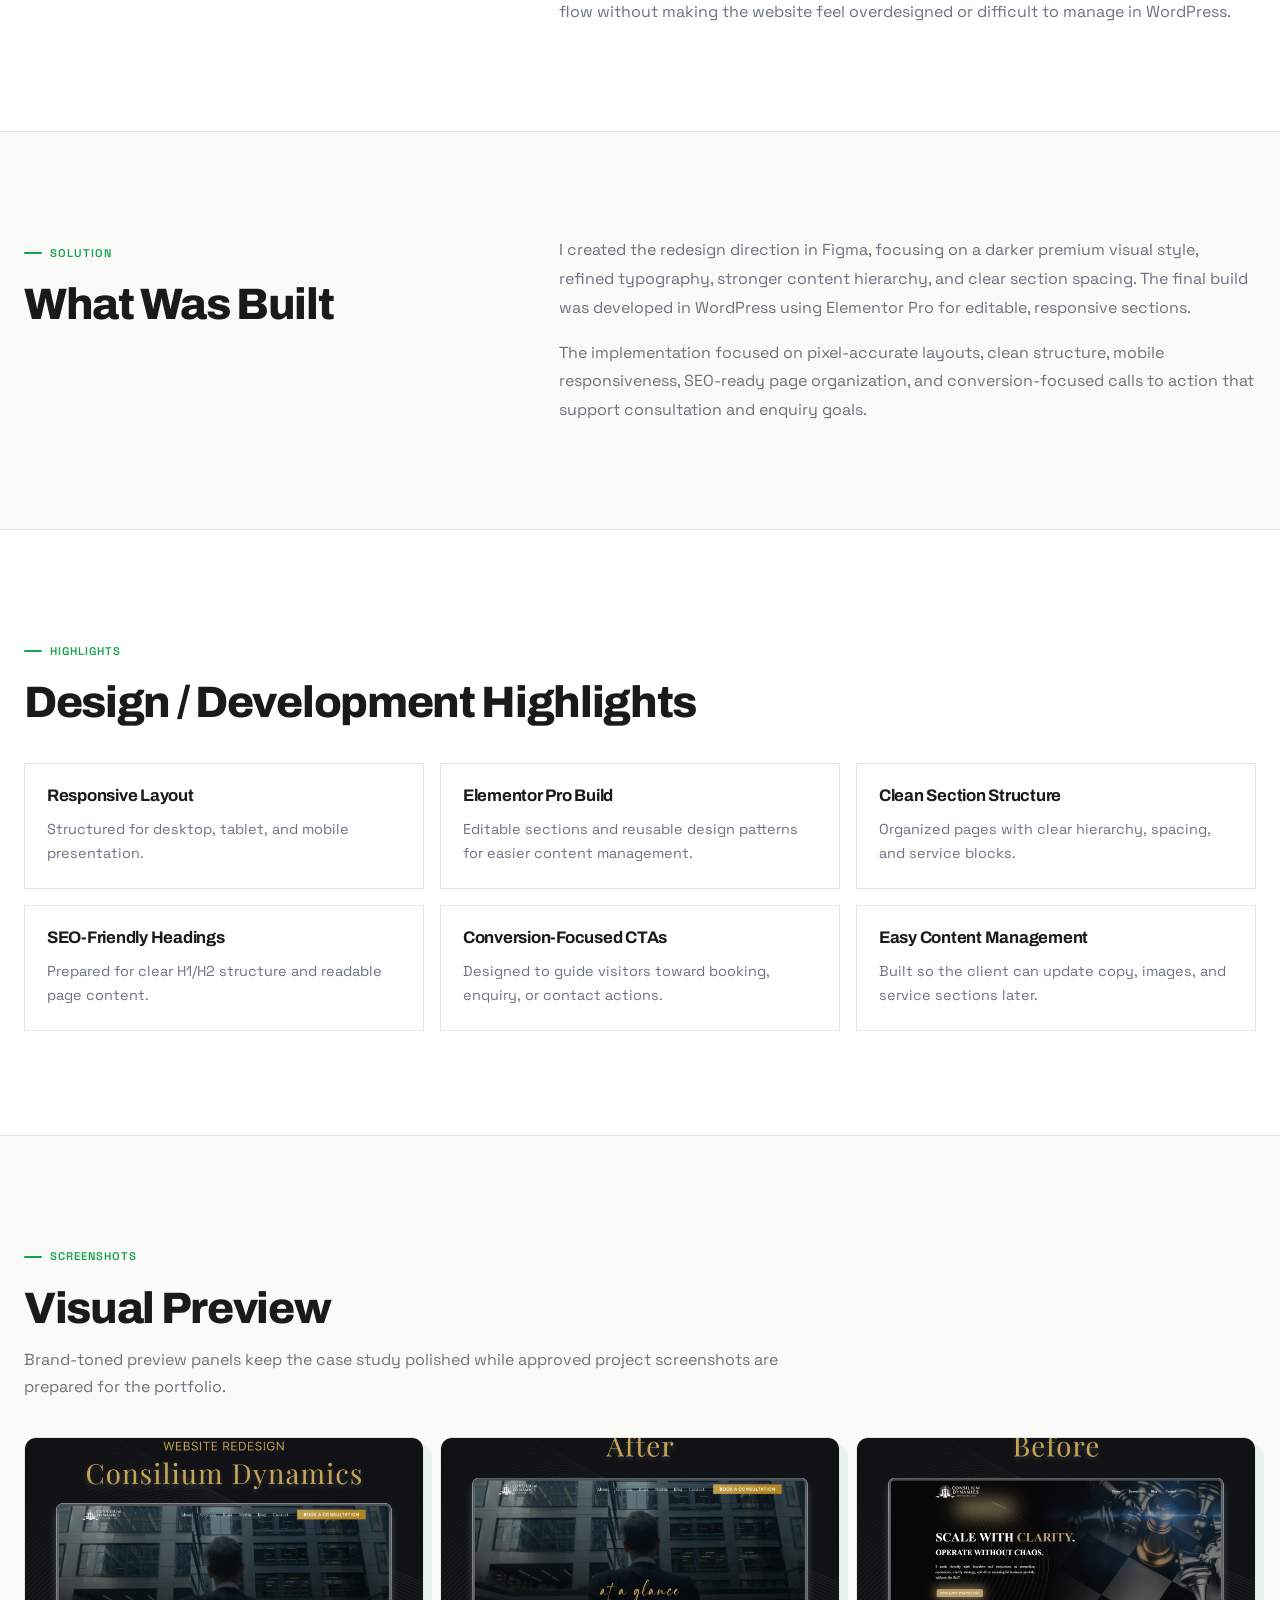
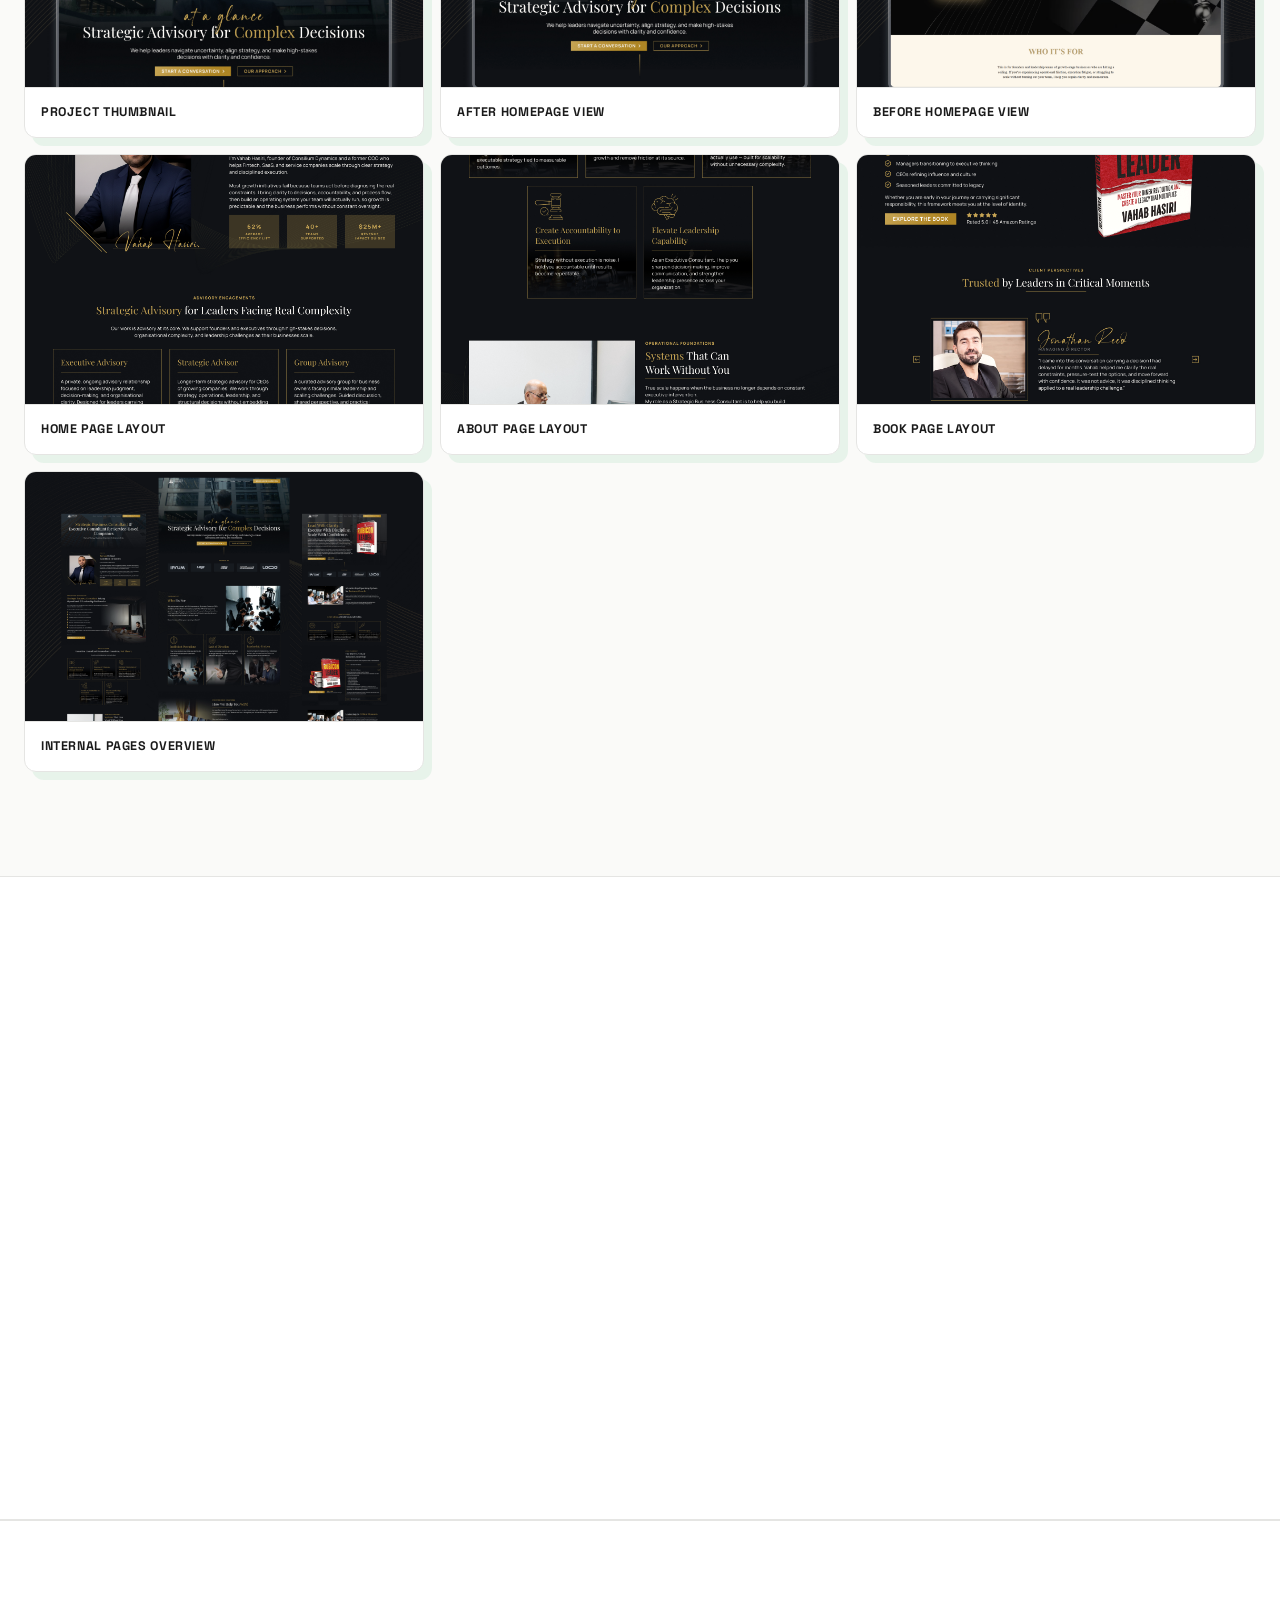
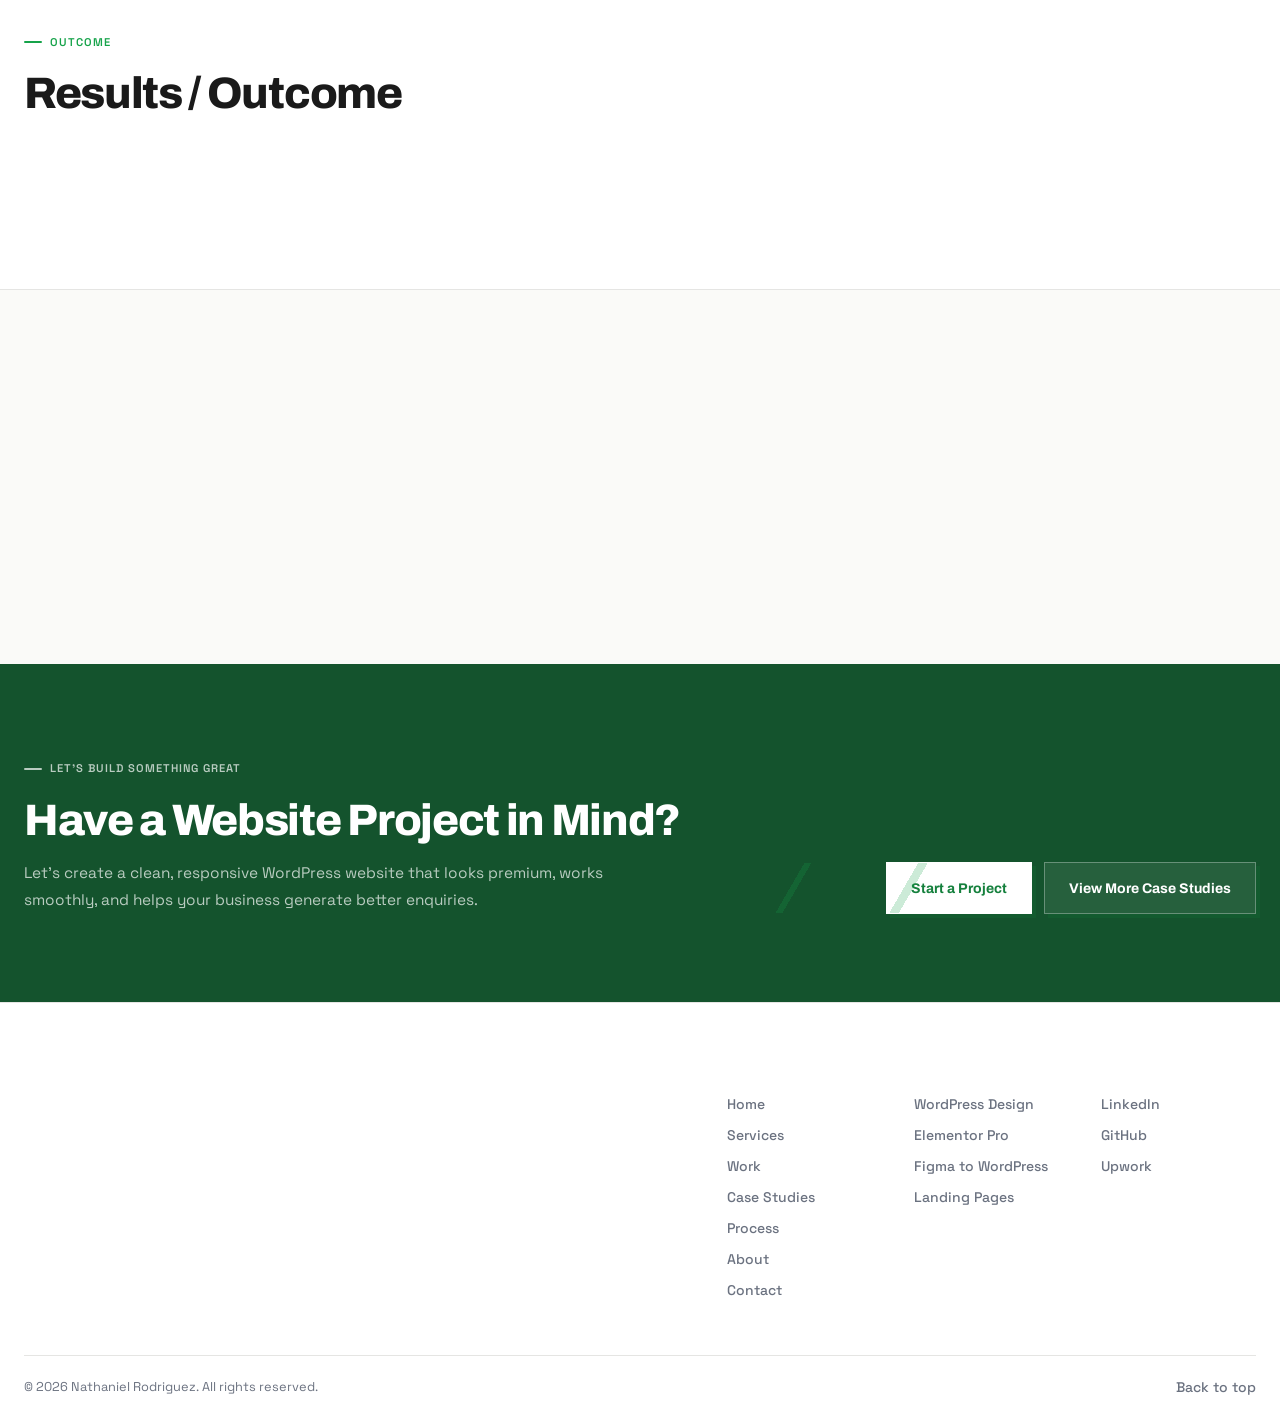
<file: case-study-dental-practice-website.html>
<!DOCTYPE html>
<html lang="en">
<head>
  <meta charset="UTF-8" />
  <meta name="viewport" content="width=device-width, initial-scale=1.0" />
  <meta name="robots" content="noindex, follow" />
  <title>Redirecting Case Study | Nathaniel Rodriguez</title>
  <script>
    const params = window.location.search || '';
    window.location.replace('case-study.html' + params);
  </script>
</head>
<body>
  <p>Redirecting to the updated case study template...</p>
  <p><a id="redirect-link" href="case-study.html">Continue to case study</a></p>
  <script>
    document.getElementById('redirect-link').href = 'case-study.html' + (window.location.search || '');
  </script>
</body>
</html>
</file>
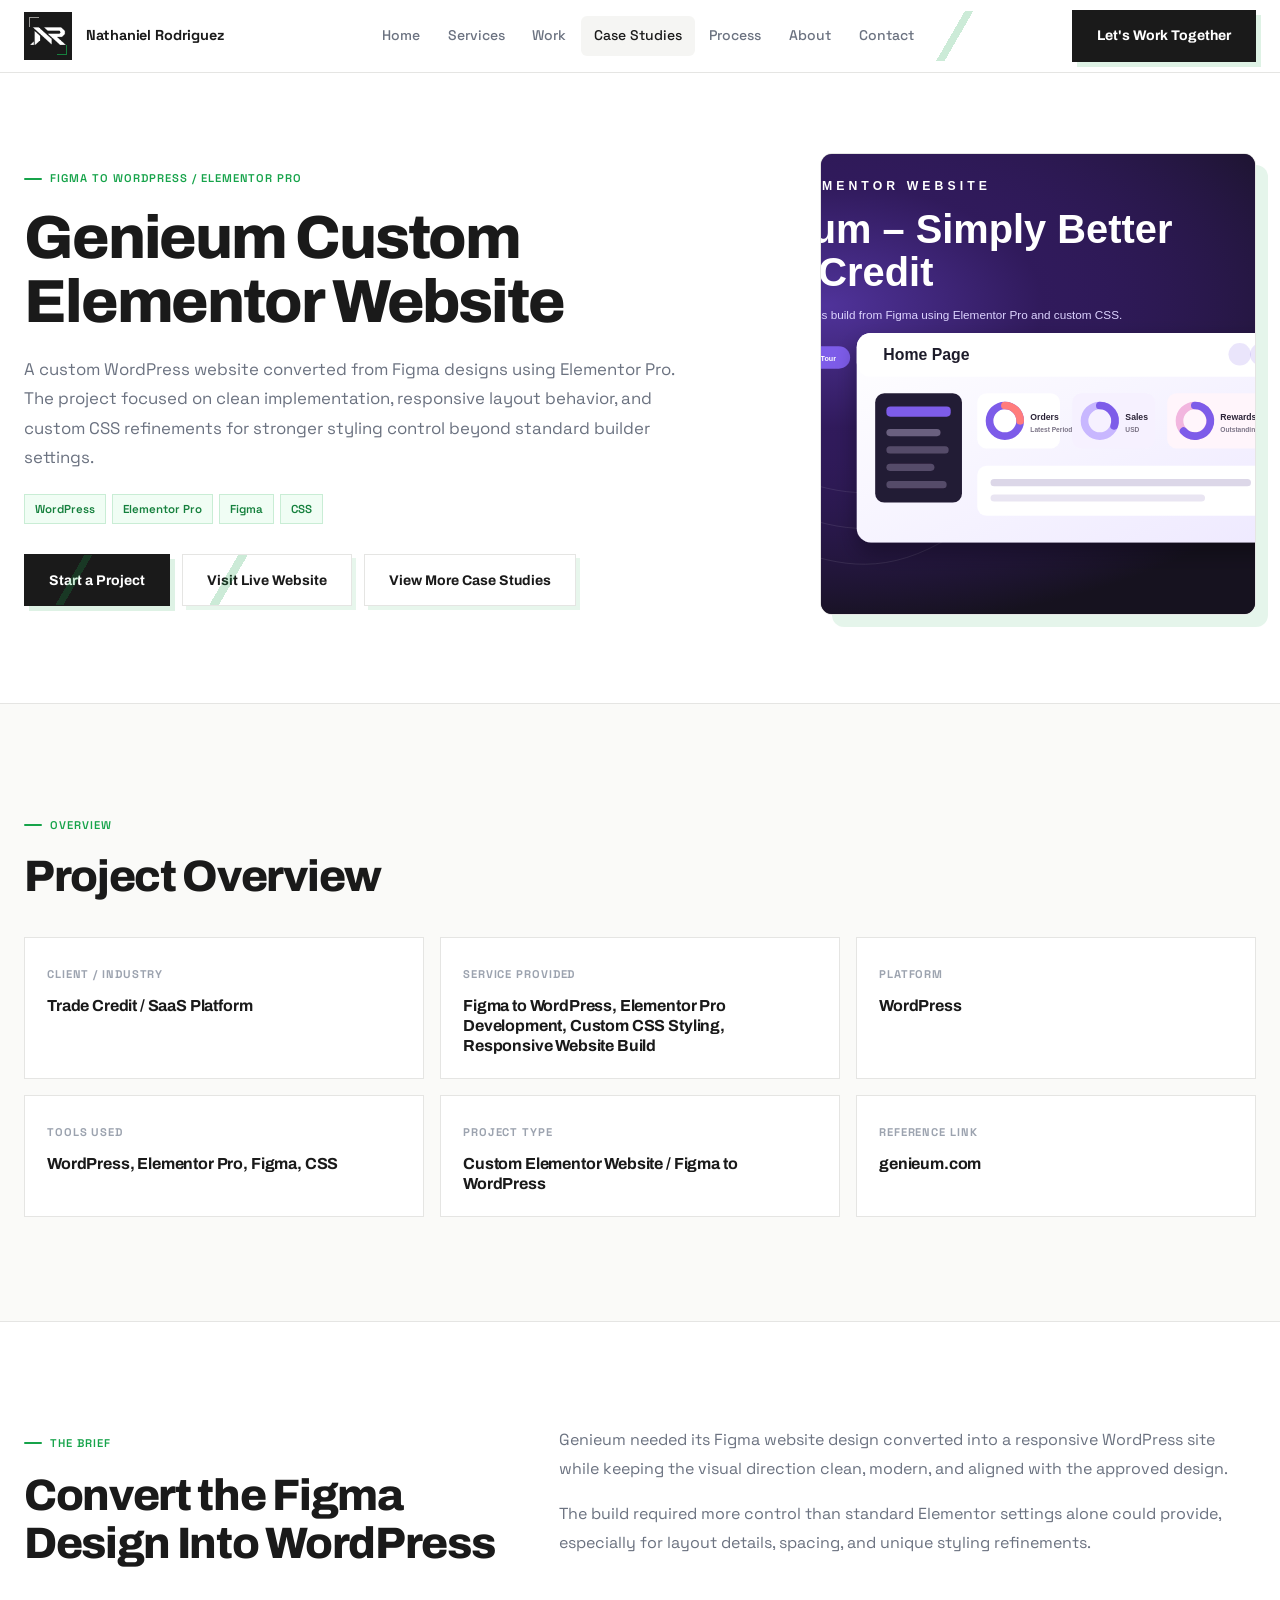
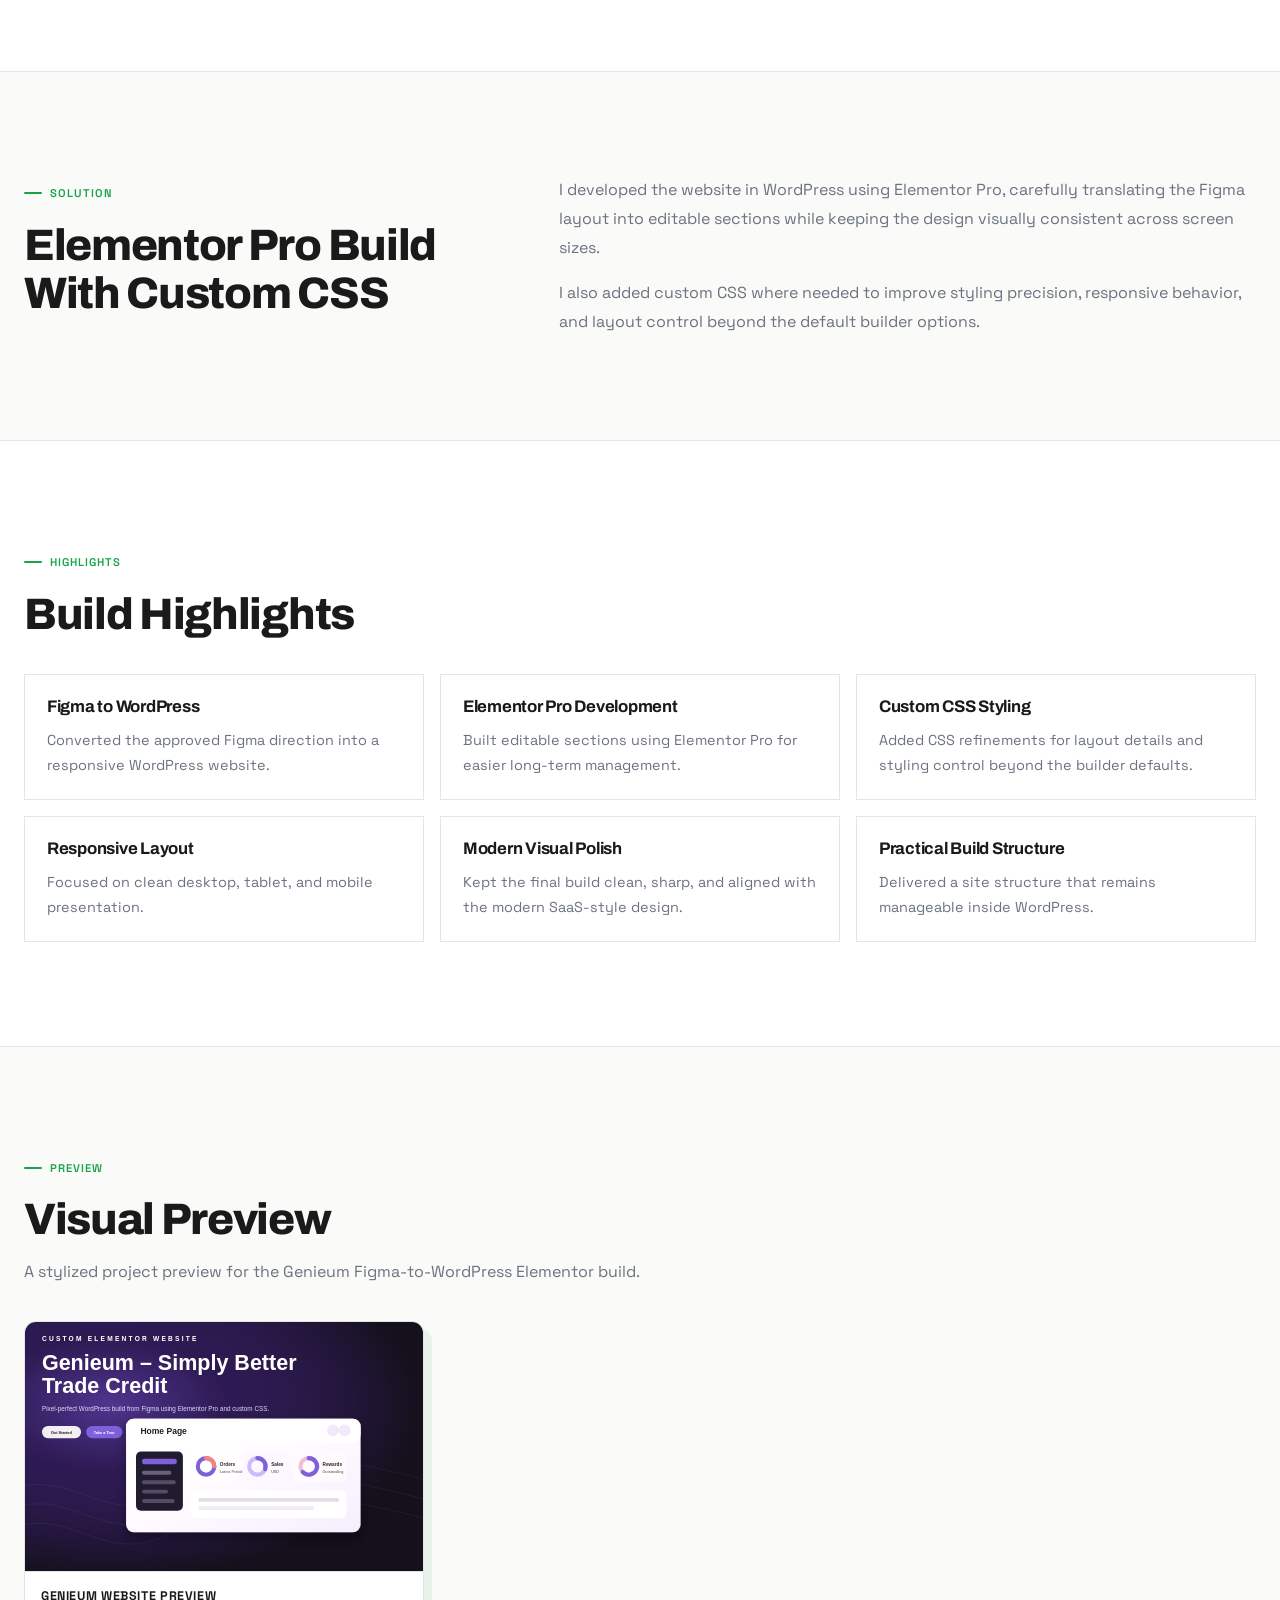
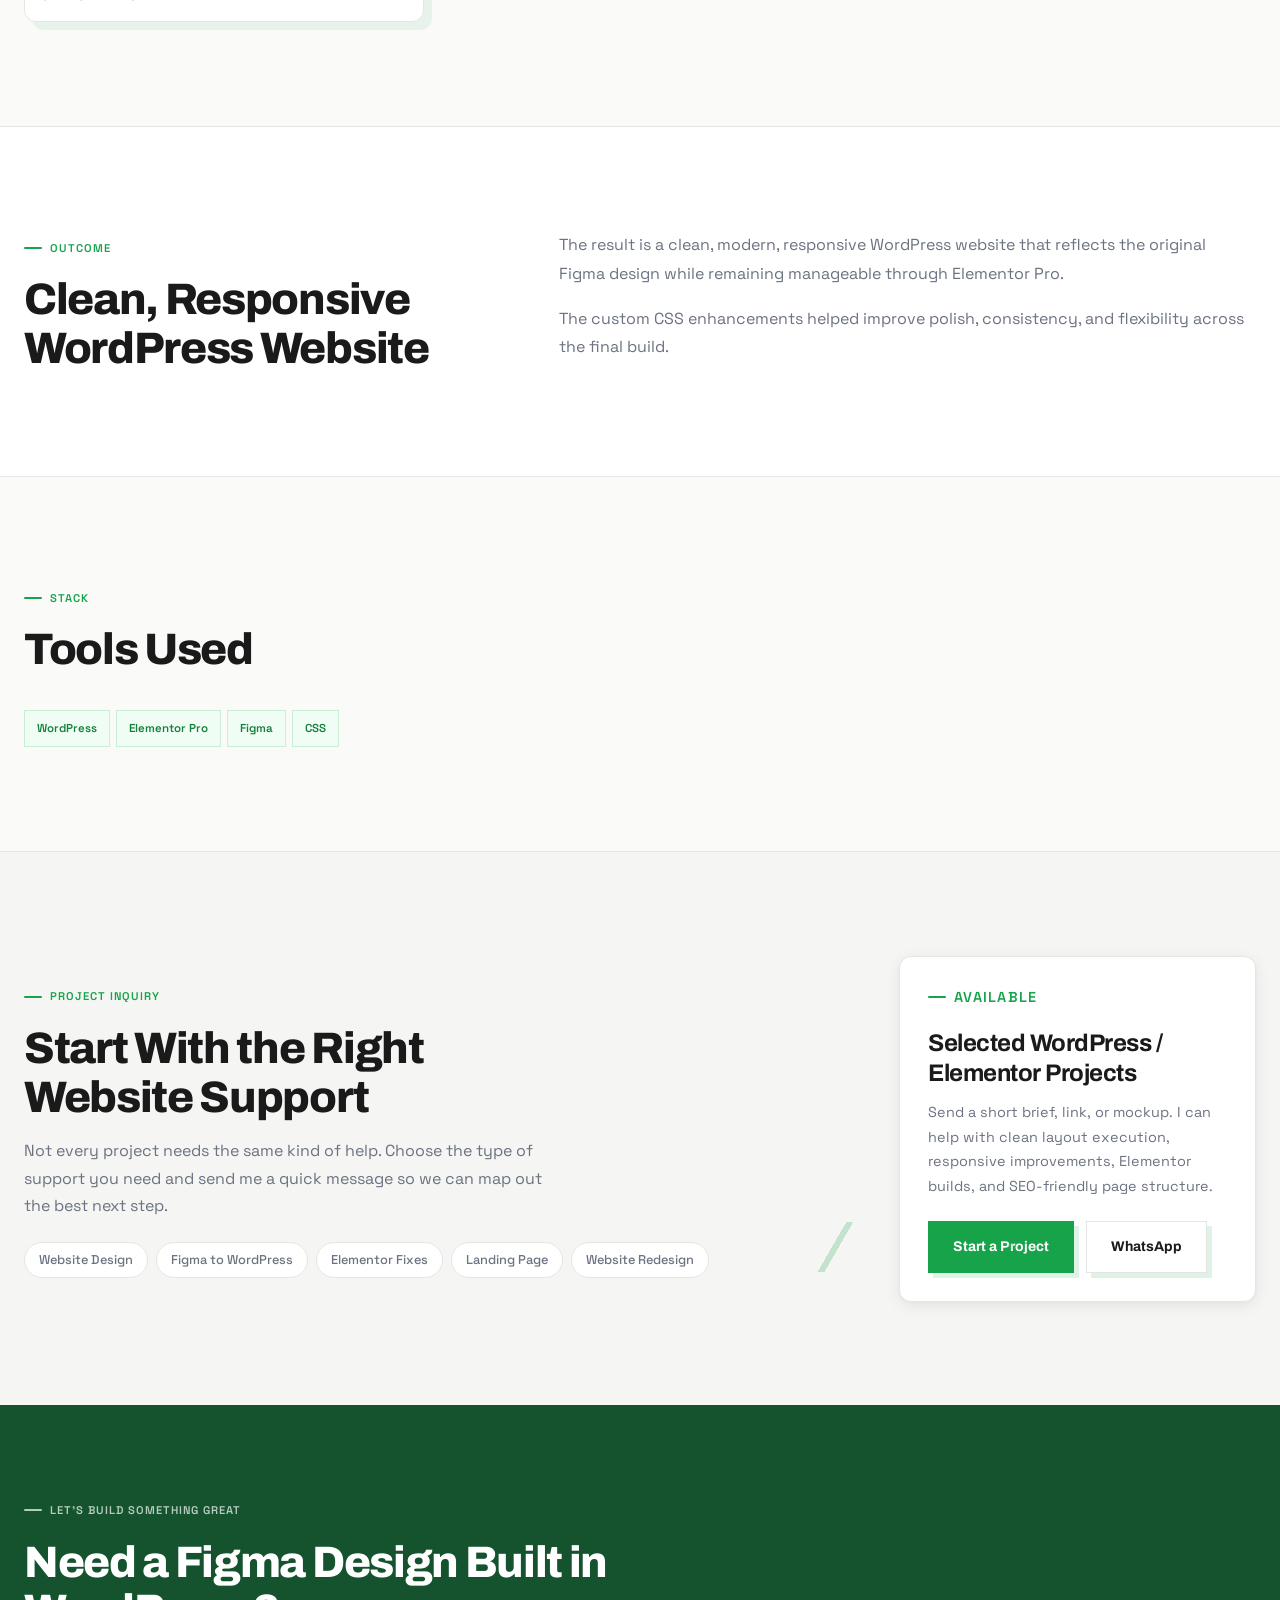
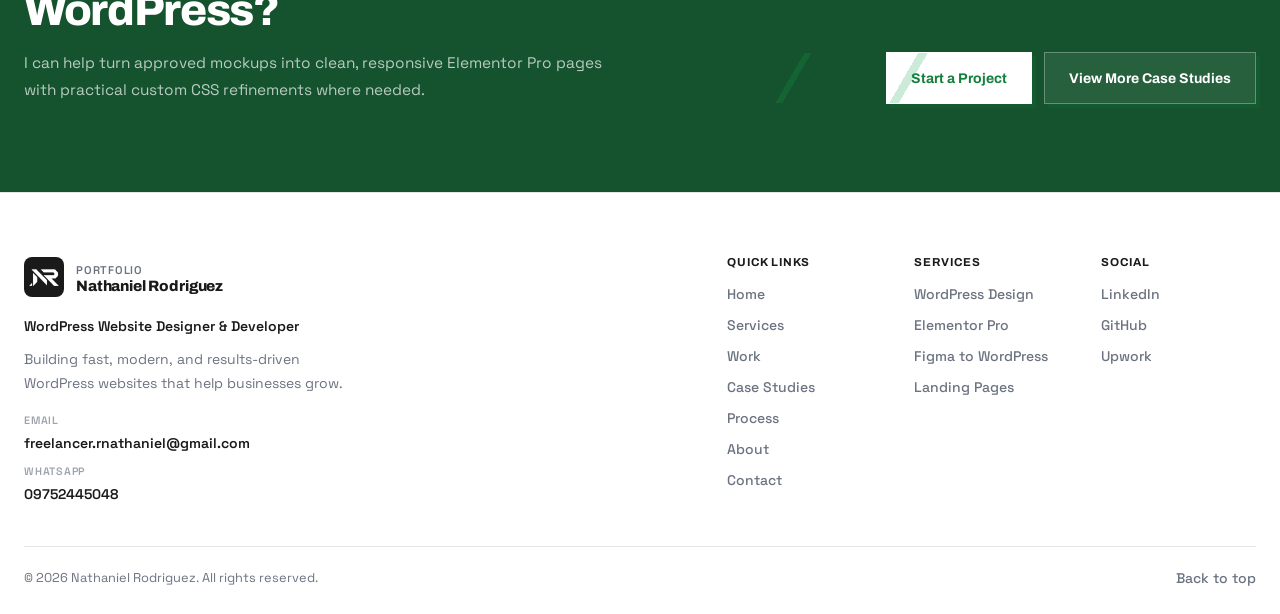
<file: case-study-genieum.html>
<!DOCTYPE html>
<html lang="en" class="site-is-loading">
<head>
  <meta charset="UTF-8" />
  <meta name="viewport" content="width=device-width, initial-scale=1.0" />
  <meta data-static-seo="true" name="robots" content="index, follow, max-image-preview:large" />
  <meta name="author" content="Nathaniel Rodriguez" />
  <meta name="description" content="Genieum custom Elementor website case study by Nathaniel Rodriguez, covering Figma to WordPress development, Elementor Pro implementation, custom CSS styling, and responsive website build." />
  <link rel="canonical" href="https://rnthaniel.vercel.app/case-study-genieum.html" />
  <meta property="og:title" content="Genieum Custom Elementor Website Case Study | Nathaniel Rodriguez" />
  <meta property="og:description" content="A custom WordPress website converted from Figma to Elementor Pro with custom CSS refinements and responsive implementation." />
  <meta property="og:type" content="article" />
  <meta property="og:url" content="https://rnthaniel.vercel.app/case-study-genieum.html" />
  <meta property="og:image" content="https://rnthaniel.vercel.app/assets/case-studies/genieum/genieum-thumbnail.svg" />
  <meta name="twitter:card" content="summary_large_image" />
  <meta name="theme-color" content="#FAFAF8" />
  <title>Genieum Custom Elementor Website Case Study | Nathaniel Rodriguez</title>
  <link rel="icon" href="assets/images/Nathaniel%20Logo.png" type="image/png" />
  <link rel="apple-touch-icon" href="assets/images/Nathaniel%20Logo.png" />
  <link rel="manifest" href="site.webmanifest" />
  <link rel="preconnect" href="https://fonts.googleapis.com" />
  <link rel="preconnect" href="https://fonts.gstatic.com" crossorigin />
  <link href="https://fonts.googleapis.com/css2?family=Archivo:wght@600;700;800&family=Space+Grotesk:wght@300;400;500;600;700&display=swap" rel="stylesheet" />
  <link rel="stylesheet" href="style.css?v=20260510" />
  <link rel="stylesheet" href="assets/css/launch-fixes.css?v=20260510" />
  <link rel="stylesheet" href="assets/css/visual-polish.css?v=20260517" />
  <script type="application/ld+json">{"@context":"https://schema.org","@type":"CreativeWork","@id":"https://rnthaniel.vercel.app/case-study-genieum.html#case-study","name":"Genieum Custom Elementor Website Case Study","url":"https://rnthaniel.vercel.app/case-study-genieum.html","image":"https://rnthaniel.vercel.app/assets/case-studies/genieum/genieum-thumbnail.svg","author":{"@type":"Person","name":"Nathaniel Rodriguez","url":"https://rnthaniel.vercel.app/"},"about":["Figma to WordPress","Elementor Pro development","Custom CSS","Responsive WordPress build"],"description":"A custom WordPress website developed from Figma designs using Elementor Pro and custom CSS for better styling control and responsive implementation."}</script>
  <script src="assets/js/page-loader.js?v=20260510"></script>
</head>
<body>
  <a class="skip-link" href="#main">Skip to content</a>

  <header class="site-header" data-header>
    <div class="container nav-wrap">
      <a class="brand" href="index.html#home" aria-label="Nathaniel Rodriguez home">
        <span class="brand-mark brand-logo-wrap"><img src="assets/images/Nathaniel%20Logo.png" alt="Nathaniel Rodriguez logo" /></span>
        <span class="brand-name">Nathaniel Rodriguez</span>
      </a>
      <nav class="nav-links" id="primary-navigation" aria-label="Main navigation">
        <a href="index.html#home">Home</a>
        <a href="index.html#services">Services</a>
        <a href="index.html#work">Work</a>
        <a href="case-studies.html" aria-current="page">Case Studies</a>
        <a href="index.html#process">Process</a>
        <a href="index.html#about">About</a>
        <a href="index.html#contact">Contact</a>
        <a class="btn btn-dark nav-mobile-cta" href="mailto:freelancer.rnathaniel@gmail.com">Let's Work Together</a>
      </nav>
      <a class="btn btn-dark nav-cta" href="mailto:freelancer.rnathaniel@gmail.com">Let's Work Together</a>
      <button class="nav-toggle" type="button" aria-controls="primary-navigation" aria-expanded="false"><span class="visually-hidden">Toggle navigation</span><span></span><span></span></button>
    </div>
  </header>

  <main id="main">
    <section class="case-hero" aria-labelledby="case-title">
      <div class="container case-hero-grid">
        <div class="case-hero-copy">
          <p class="eyebrow">Figma to WordPress / Elementor Pro</p>
          <h1 id="case-title">Genieum Custom Elementor Website</h1>
          <p>A custom WordPress website converted from Figma designs using Elementor Pro. The project focused on clean implementation, responsive layout behavior, and custom CSS refinements for stronger styling control beyond standard builder settings.</p>
          <ul class="case-tags" aria-label="Project tools and tags"><li>WordPress</li><li>Elementor Pro</li><li>Figma</li><li>CSS</li></ul>
          <div class="case-actions"><a class="btn btn-dark" href="mailto:freelancer.rnathaniel@gmail.com">Start a Project</a><a class="btn btn-light" href="https://genieum.com/" target="_blank" rel="noopener">Visit Live Website</a><a class="btn btn-light" href="case-studies.html">View More Case Studies</a></div>
        </div>
        <div class="case-hero-visual has-case-image" role="img" aria-label="Genieum custom Elementor website preview"><div class="browser-bar"><span></span><span></span><span></span><div></div></div><img class="case-hero-image" src="assets/case-studies/genieum/genieum-thumbnail.svg" alt="Genieum custom Elementor website preview" loading="eager" /></div>
      </div>
    </section>

    <section class="case-section" aria-labelledby="overview-title"><div class="container"><div class="case-section-heading"><p class="eyebrow">Overview</p><h2 id="overview-title">Project Overview</h2></div><div class="overview-grid"><article><span>Client / Industry</span><strong>Trade Credit / SaaS Platform</strong></article><article><span>Service Provided</span><strong>Figma to WordPress, Elementor Pro Development, Custom CSS Styling, Responsive Website Build</strong></article><article><span>Platform</span><strong>WordPress</strong></article><article><span>Tools Used</span><strong>WordPress, Elementor Pro, Figma, CSS</strong></article><article><span>Project Type</span><strong>Custom Elementor Website / Figma to WordPress</strong></article><article><span>Reference Link</span><strong>genieum.com</strong></article></div></div></section>

    <section class="case-section section-ruled" aria-labelledby="brief-title"><div class="container case-copy-grid"><div><p class="eyebrow">The Brief</p><h2 id="brief-title">Convert the Figma Design Into WordPress</h2></div><div class="case-copy"><p>Genieum needed its Figma website design converted into a responsive WordPress site while keeping the visual direction clean, modern, and aligned with the approved design.</p><p>The build required more control than standard Elementor settings alone could provide, especially for layout details, spacing, and unique styling refinements.</p></div></div></section>

    <section class="case-section" aria-labelledby="solution-title"><div class="container case-copy-grid"><div><p class="eyebrow">Solution</p><h2 id="solution-title">Elementor Pro Build With Custom CSS</h2></div><div class="case-copy"><p>I developed the website in WordPress using Elementor Pro, carefully translating the Figma layout into editable sections while keeping the design visually consistent across screen sizes.</p><p>I also added custom CSS where needed to improve styling precision, responsive behavior, and layout control beyond the default builder options.</p></div></div></section>

    <section class="case-section section-ruled" aria-labelledby="highlights-title"><div class="container"><div class="case-section-heading"><p class="eyebrow">Highlights</p><h2 id="highlights-title">Build Highlights</h2></div><div class="highlight-grid"><article><h3>Figma to WordPress</h3><p>Converted the approved Figma direction into a responsive WordPress website.</p></article><article><h3>Elementor Pro Development</h3><p>Built editable sections using Elementor Pro for easier long-term management.</p></article><article><h3>Custom CSS Styling</h3><p>Added CSS refinements for layout details and styling control beyond the builder defaults.</p></article><article><h3>Responsive Layout</h3><p>Focused on clean desktop, tablet, and mobile presentation.</p></article><article><h3>Modern Visual Polish</h3><p>Kept the final build clean, sharp, and aligned with the modern SaaS-style design.</p></article><article><h3>Practical Build Structure</h3><p>Delivered a site structure that remains manageable inside WordPress.</p></article></div></div></section>

    <section class="case-section" aria-labelledby="preview-title"><div class="container"><div class="case-section-heading"><p class="eyebrow">Preview</p><h2 id="preview-title">Visual Preview</h2><p>A stylized project preview for the Genieum Figma-to-WordPress Elementor build.</p></div><div class="case-media-grid"><a class="case-media-card" href="assets/case-studies/genieum/genieum-thumbnail.svg" target="_blank" rel="noopener"><img src="assets/case-studies/genieum/genieum-thumbnail.svg" alt="Genieum Custom Elementor Website Preview" loading="lazy"><span>Genieum Website Preview</span></a></div></div></section>

    <section class="case-section section-ruled" aria-labelledby="results-title"><div class="container case-copy-grid"><div><p class="eyebrow">Outcome</p><h2 id="results-title">Clean, Responsive WordPress Website</h2></div><div class="case-copy"><p>The result is a clean, modern, responsive WordPress website that reflects the original Figma design while remaining manageable through Elementor Pro.</p><p>The custom CSS enhancements helped improve polish, consistency, and flexibility across the final build.</p></div></div></section>

    <section class="case-section" aria-labelledby="tools-used-title"><div class="container"><div class="case-section-heading"><p class="eyebrow">Stack</p><h2 id="tools-used-title">Tools Used</h2></div><ul class="tools-row"><li>WordPress</li><li>Elementor Pro</li><li>Figma</li><li>CSS</li></ul></div></section>

    <section class="cta-section" id="contact" aria-labelledby="single-cta-title"><div class="container cta-grid"><div><p class="eyebrow eyebrow-invert">Let's Build Something Great</p><h2 id="single-cta-title">Need a Figma Design Built in WordPress?</h2><p>I can help turn approved mockups into clean, responsive Elementor Pro pages with practical custom CSS refinements where needed.</p></div><div class="cta-actions"><a class="btn btn-white" href="mailto:freelancer.rnathaniel@gmail.com">Start a Project</a><a class="btn btn-outline-dark" href="case-studies.html">View More Case Studies</a></div></div></section>
  </main>

  <footer class="site-footer"><div class="container footer-grid"><div class="footer-intro"><a class="footer-brand" href="index.html#home">NR / Nathaniel Rodriguez</a><p class="footer-role">WordPress Website Designer & Developer</p><p>Building fast, modern, and results-driven WordPress websites that help businesses grow.</p><div class="footer-contact"><a href="mailto:freelancer.rnathaniel@gmail.com"><span>Email</span> freelancer.rnathaniel@gmail.com</a><a href="https://wa.me/639752445048" target="_blank" rel="noopener"><span>WhatsApp</span> 09752445048</a></div></div><div><h2>Quick Links</h2><nav class="footer-links" aria-label="Footer quick links"><a href="index.html#home">Home</a><a href="index.html#services">Services</a><a href="index.html#work">Work</a><a href="case-studies.html">Case Studies</a><a href="index.html#process">Process</a><a href="index.html#about">About</a><a href="index.html#contact">Contact</a></nav></div><div><h2>Services</h2><nav class="footer-links" aria-label="Footer service links"><a href="index.html#services">WordPress Design</a><a href="index.html#services">Elementor Pro</a><a href="index.html#services">Figma to WordPress</a><a href="index.html#services">Landing Pages</a></nav></div><div><h2>Social</h2><nav class="footer-links" aria-label="Social links"><a href="https://www.linkedin.com/in/rnaths" target="_blank" rel="noopener">LinkedIn</a><a href="https://github.com/thanielll" target="_blank" rel="noopener">GitHub</a><a href="https://www.upwork.com/freelancers/~01e812a28cc6f0769d" target="_blank" rel="noopener">Upwork</a></nav></div></div><div class="container footer-bottom"><p>&copy; 2026 Nathaniel Rodriguez. All rights reserved.</p><a href="index.html#home">Back to top</a></div></footer>

  <script src="assets/js/case-studies.js?v=20260510"></script>
  <script src="assets/js/genieum-case-study-data.js?v=20260510"></script>
  <script src="assets/js/site-template.js?v=20260510"></script>
  <script src="script.js?v=20260510"></script>
  <script src="assets/js/animations.js?v=20260521" defer></script>
</body>
</html>
</file>
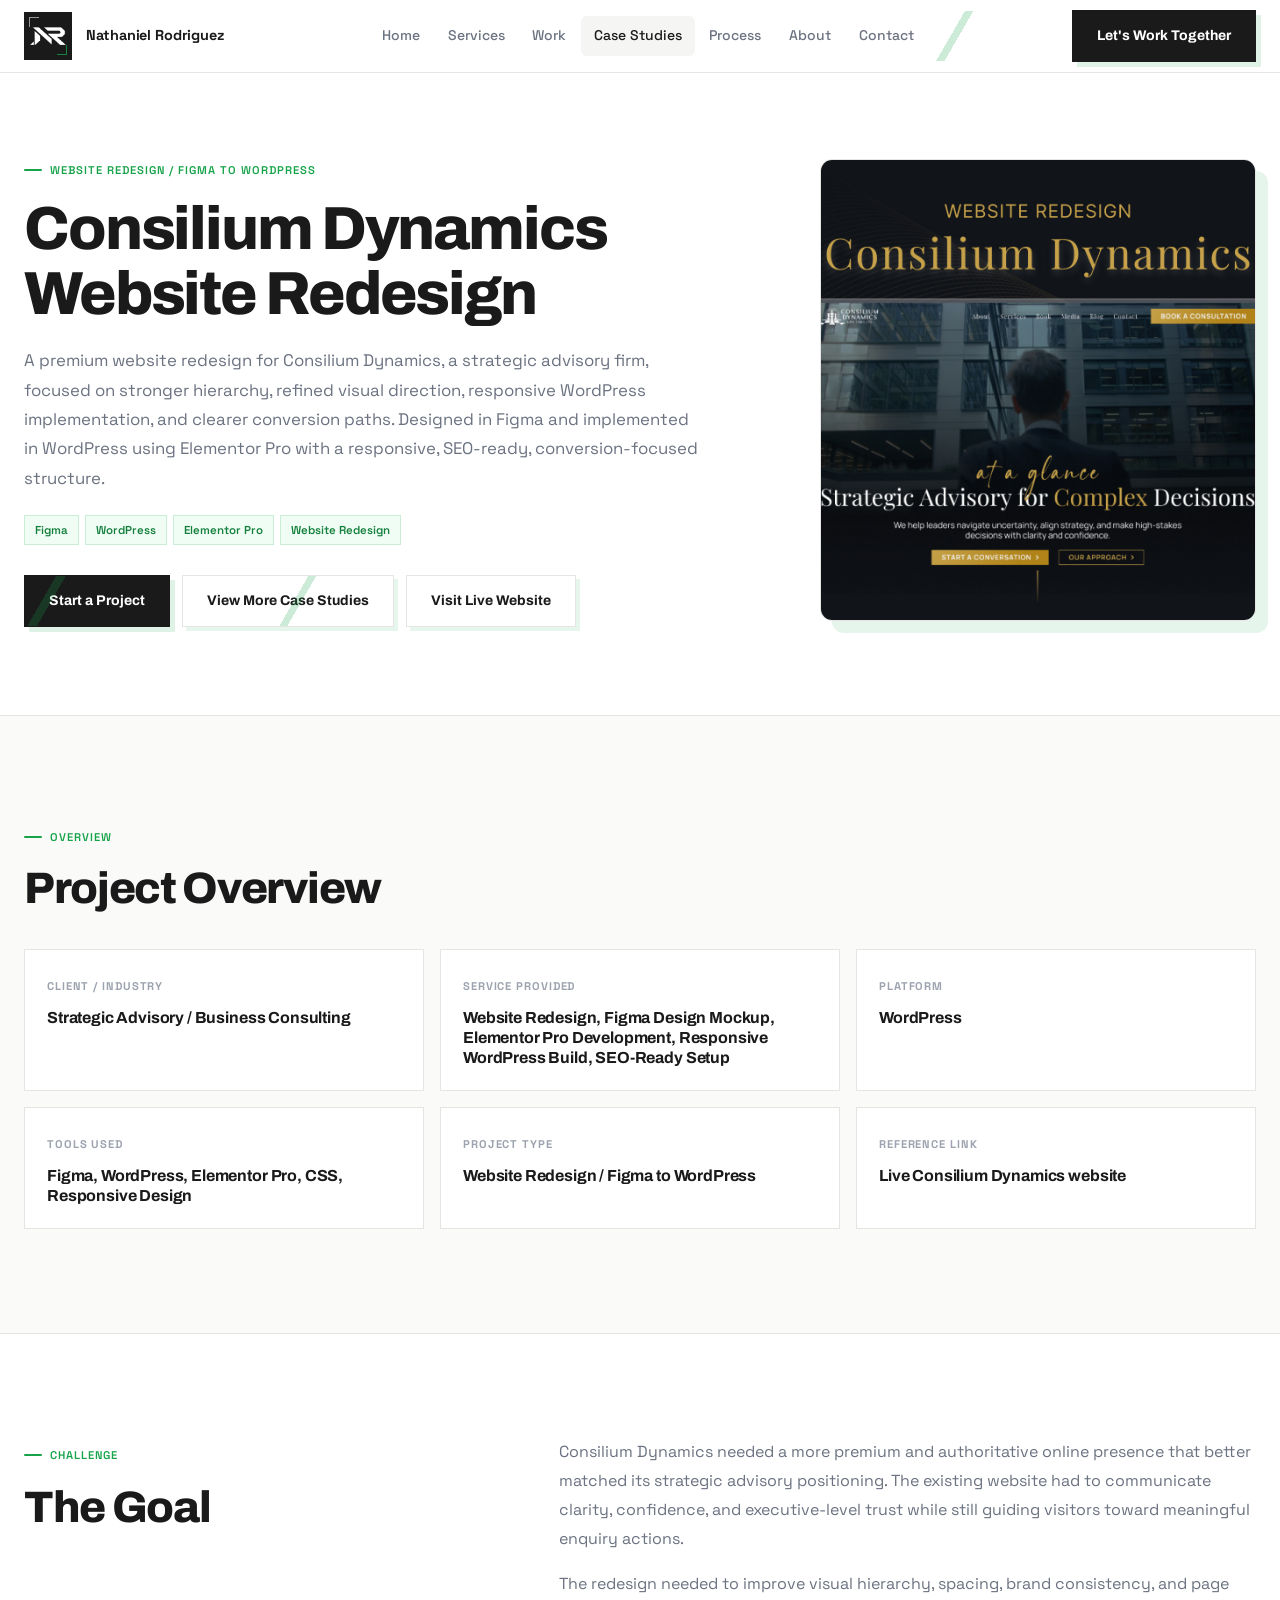
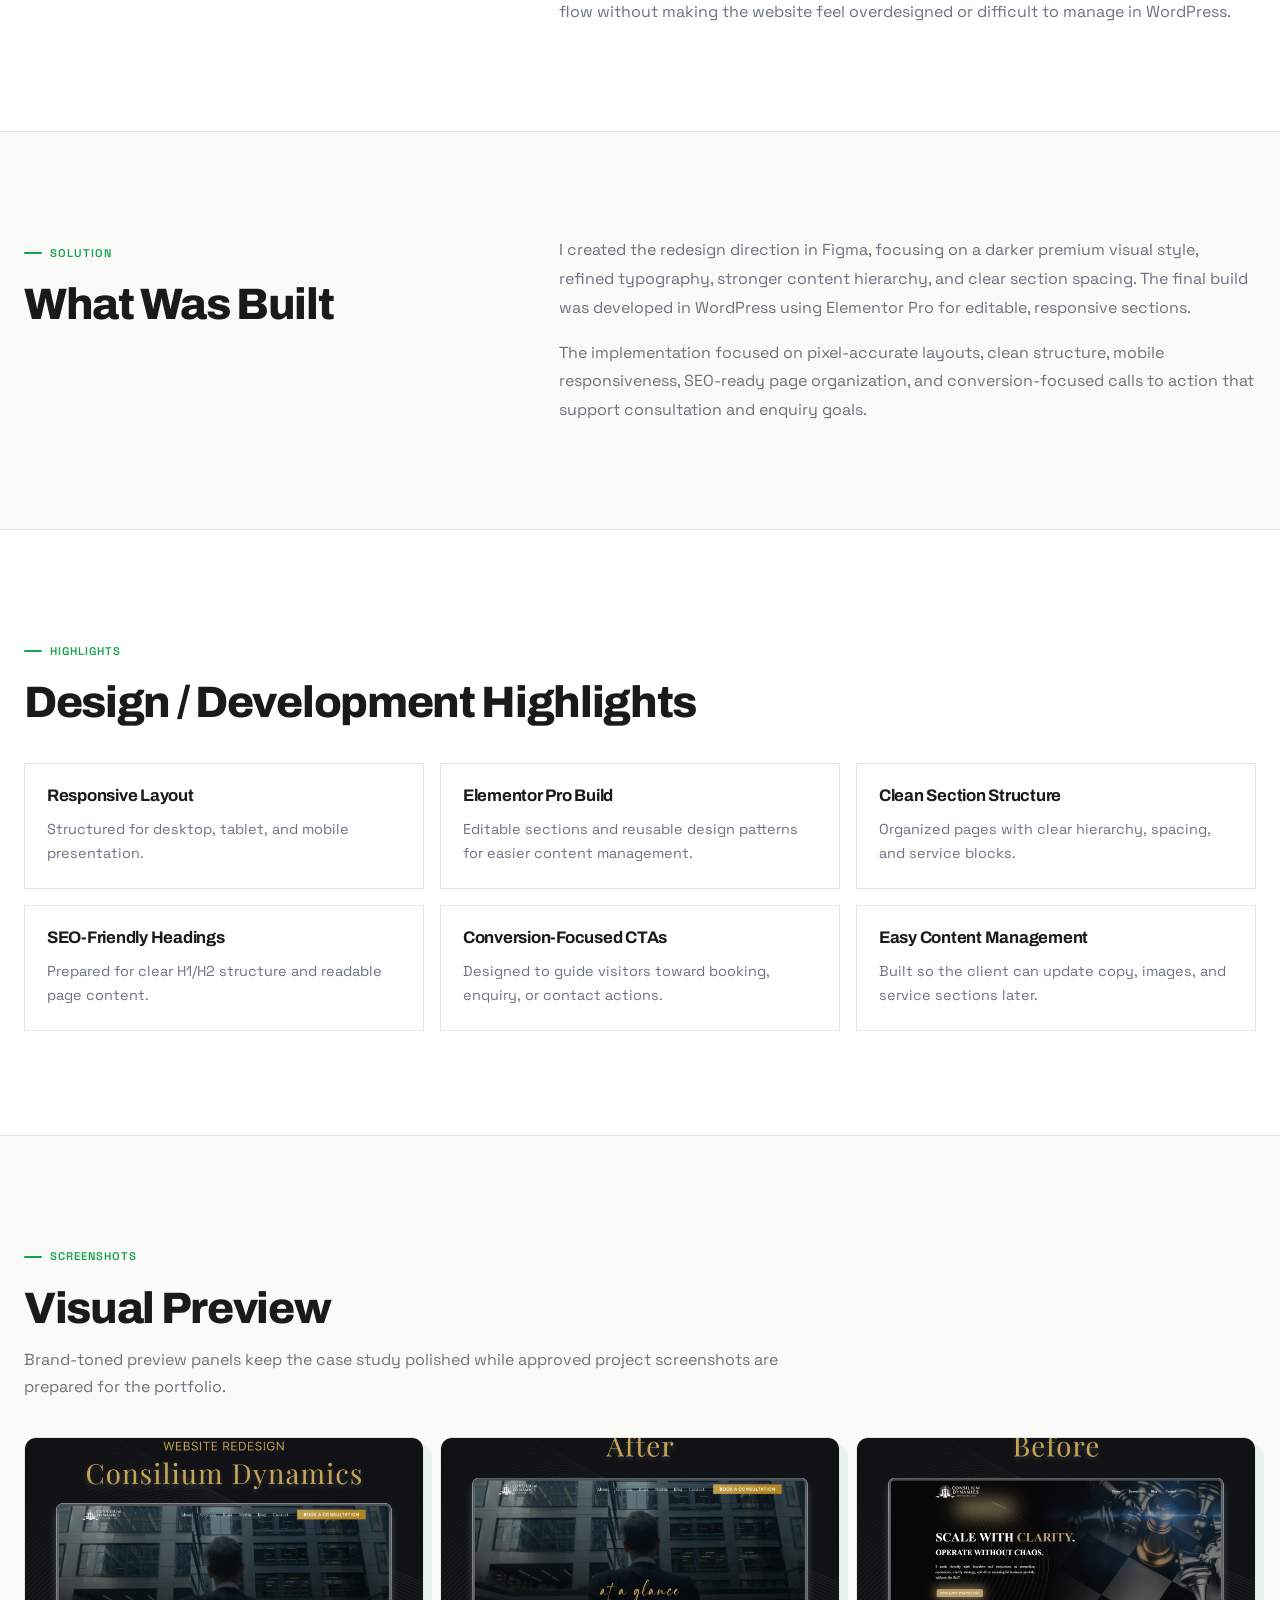
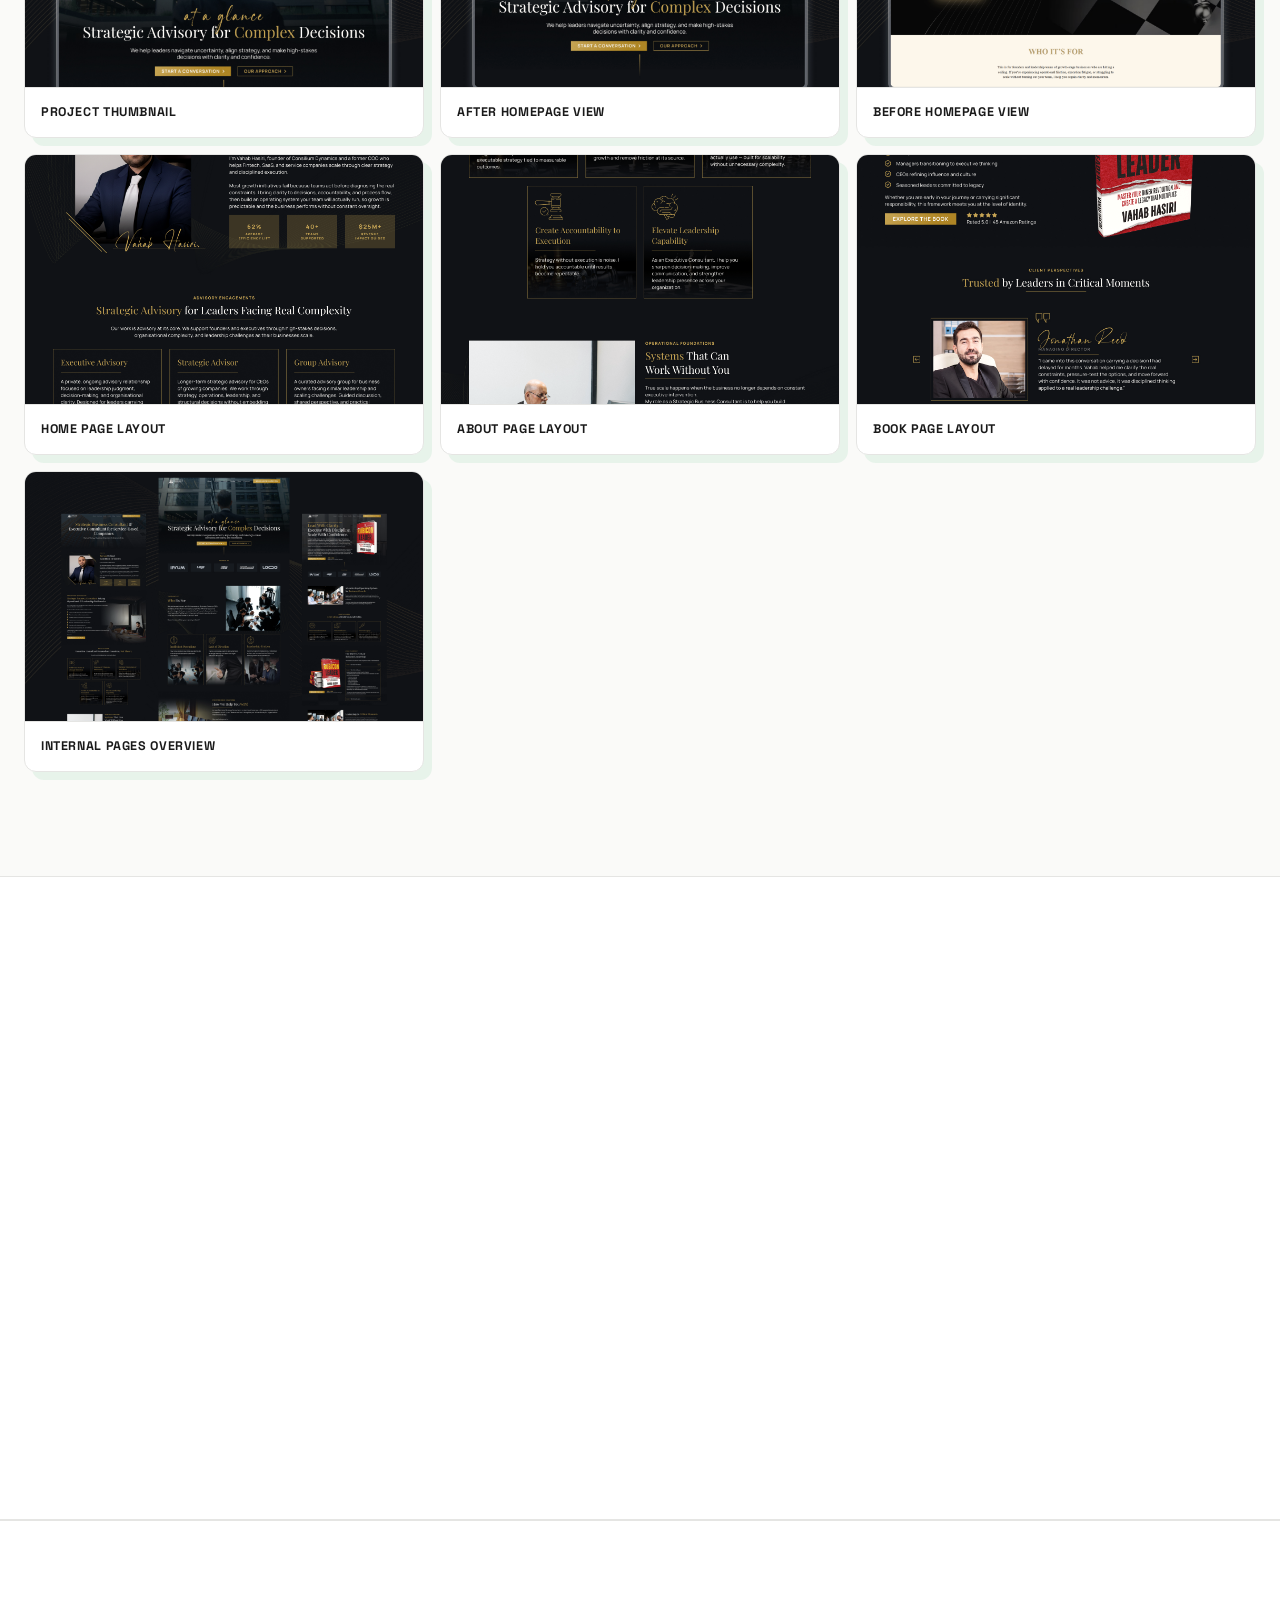
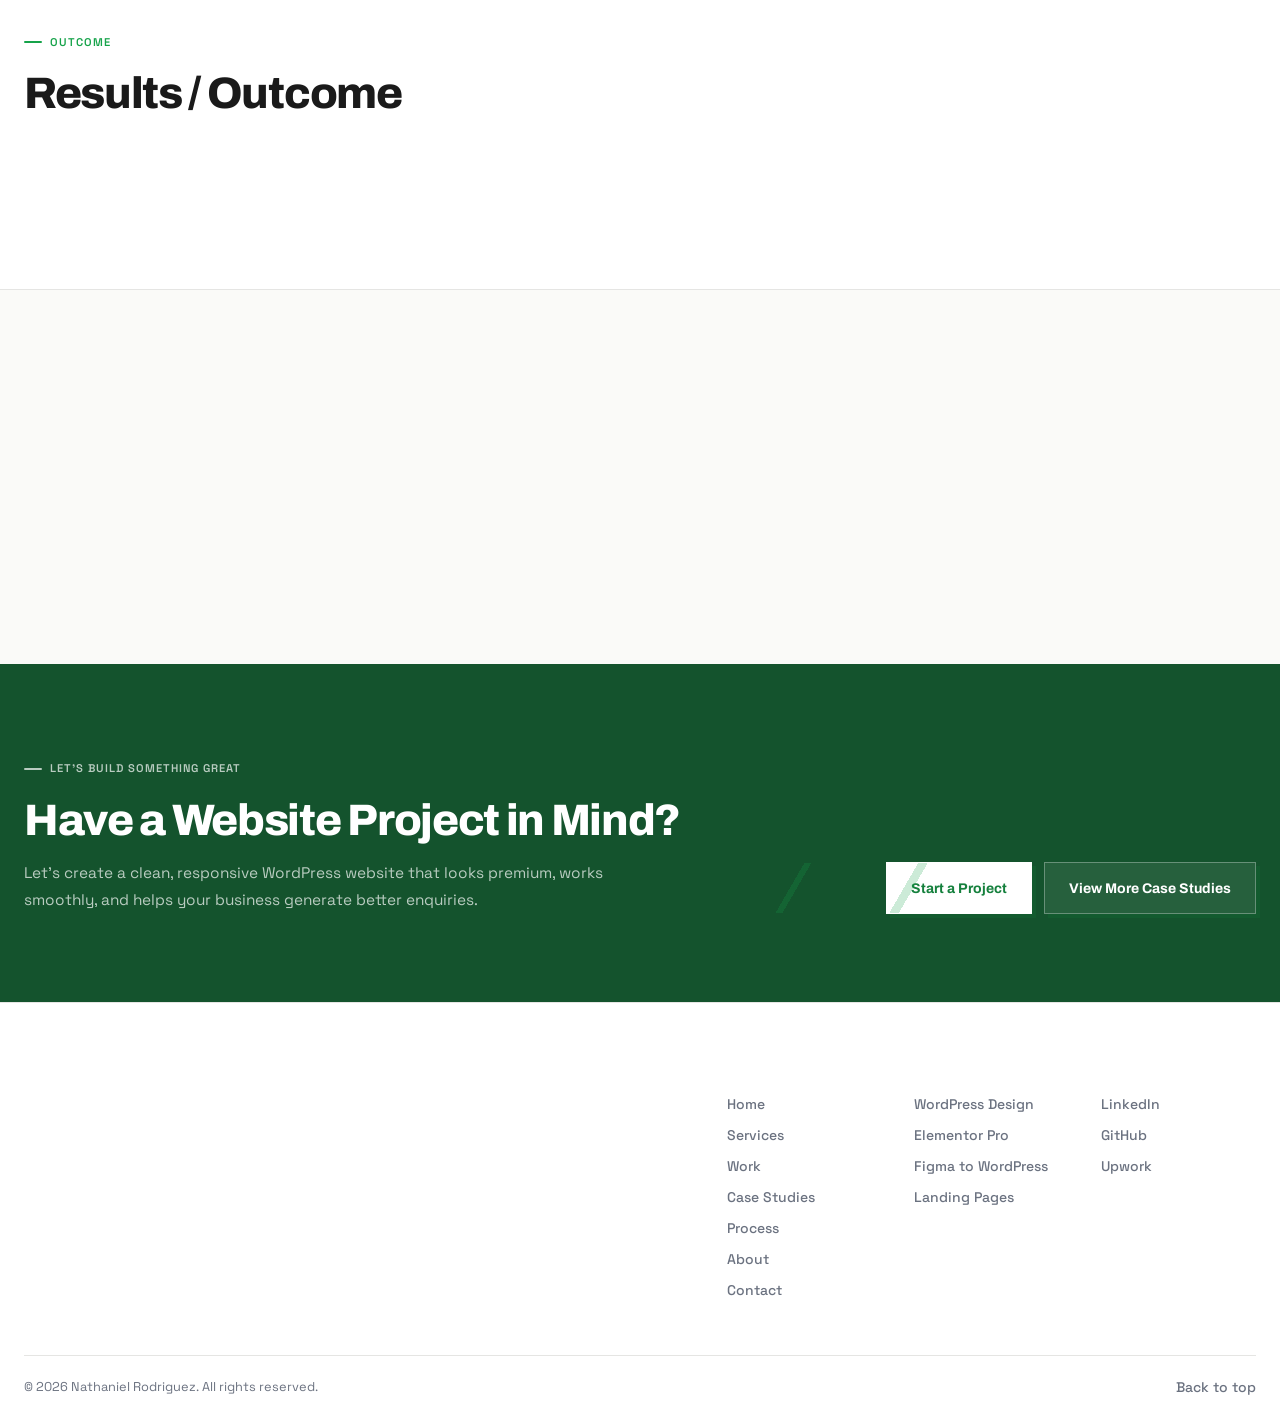
<file: case-study.html>
<!DOCTYPE html>
<html lang="en" class="site-is-loading">
<head>
  <meta charset="UTF-8" />
  <meta name="viewport" content="width=device-width, initial-scale=1.0" />
  <meta name="description" content="A WordPress and Elementor case study by Nathaniel Rodriguez covering responsive website design, Elementor Pro development, conversion-focused sections, and SEO-friendly page structure." />
  <meta property="og:title" content="Website Case Study | Nathaniel Rodriguez" />
  <meta property="og:description" content="A refined WordPress case study page covering Elementor Pro builds, responsive layouts, and SEO-friendly page structure." />
  <meta property="og:type" content="website" />
  <meta name="theme-color" content="#FAFAF8" />
  <title>Website Case Study | Nathaniel Rodriguez</title>
  <link rel="icon" href="assets/images/Nathaniel%20Logo.png" type="image/png" />
  <link rel="apple-touch-icon" href="assets/images/Nathaniel%20Logo.png" />
  <link rel="manifest" href="site.webmanifest" />
  <link rel="preconnect" href="https://fonts.googleapis.com" />
  <link rel="preconnect" href="https://fonts.gstatic.com" crossorigin />
  <link href="https://fonts.googleapis.com/css2?family=Archivo:wght@600;700;800&family=Space+Grotesk:wght@300;400;500;600;700&display=swap" rel="stylesheet" />
  <link rel="stylesheet" href="style.css?v=20260510" />
  <link rel="stylesheet" href="assets/css/launch-fixes.css?v=20260510" />
  <link rel="stylesheet" href="assets/css/visual-polish.css?v=20260517" />
  <script src="assets/js/page-loader.js?v=20260510"></script>
</head>
<body data-case-template>
  <a class="skip-link" href="#main">Skip to content</a>

  <header class="site-header" data-header>
    <div class="container nav-wrap">
      <a class="brand" href="index.html#home" aria-label="Nathaniel Rodriguez home">
        <span class="brand-mark brand-logo-wrap"><img src="assets/images/Nathaniel%20Logo.png" alt="Nathaniel Rodriguez logo" /></span>
        <span class="brand-name">Nathaniel Rodriguez</span>
      </a>

      <nav class="nav-links" id="primary-navigation" aria-label="Main navigation">
        <a href="index.html#home">Home</a>
        <a href="index.html#services">Services</a>
        <a href="index.html#work">Work</a>
        <a href="case-studies.html" aria-current="page">Case Studies</a>
        <a href="index.html#process">Process</a>
        <a href="index.html#about">About</a>
        <a href="index.html#contact">Contact</a>
        <a class="btn btn-dark nav-mobile-cta" href="mailto:freelancer.rnathaniel@gmail.com">Let's Work Together</a>
      </nav>

      <a class="btn btn-dark nav-cta" href="mailto:freelancer.rnathaniel@gmail.com">Let's Work Together</a>

      <button class="nav-toggle" type="button" aria-controls="primary-navigation" aria-expanded="false">
        <span class="visually-hidden">Toggle navigation</span>
        <span></span>
        <span></span>
      </button>
    </div>
  </header>

  <main id="main">
    <section class="case-hero" aria-labelledby="case-title">
      <div class="container case-hero-grid">
        <div class="case-hero-copy">
          <p class="eyebrow" data-case-category>WordPress / Elementor</p>
          <h1 id="case-title" data-case-title>Website Case Study</h1>
          <p data-case-summary>
            A WordPress website example focused on clean section hierarchy, responsive Elementor Pro development, conversion-focused calls to action, and SEO-friendly page structure.
          </p>
          <ul class="case-tags" aria-label="Project tools and tags" data-case-tags>
            <li>WordPress</li>
            <li>Elementor Pro</li>
            <li>Responsive Layout</li>
            <li>SEO Structure</li>
          </ul>
          <div class="case-actions">
            <a class="btn btn-dark" href="mailto:freelancer.rnathaniel@gmail.com">Start a Project</a>
            <a class="btn btn-light" href="case-studies.html">View More Case Studies</a>
          </div>
        </div>

        <div class="case-hero-visual" role="img" aria-label="Website visual preview">
          <div class="browser-bar"><span></span><span></span><span></span><div></div></div>
          <div class="case-screen">
            <div class="screen-hero"><span>Portfolio Preview</span><strong data-screen-title>Website Case Study</strong></div>
            <div class="screen-grid"><span></span><span></span><span></span></div>
          </div>
        </div>
      </div>
    </section>

    <section class="case-section" aria-labelledby="overview-title">
      <div class="container">
        <div class="case-section-heading"><p class="eyebrow">Overview</p><h2 id="overview-title">Project Overview</h2></div>
        <div class="overview-grid">
          <article><span>Client / Industry</span><strong data-case-industry>Service-Based Business</strong></article>
          <article><span>Service Provided</span><strong data-case-services>Website Design, Elementor Pro Development, Responsive Setup</strong></article>
          <article><span>Platform</span><strong data-case-platform>WordPress</strong></article>
          <article><span>Tools Used</span><strong data-case-tools>WordPress, Elementor Pro, Figma</strong></article>
          <article><span>Project Type</span><strong data-case-type>Website Design / Elementor Build</strong></article>
          <article><span>Reference Link</span><strong data-case-reference>Portfolio case study</strong></article>
        </div>
      </div>
    </section>

    <section class="case-section section-ruled" aria-labelledby="challenge-title">
      <div class="container case-copy-grid">
        <div><p class="eyebrow">Challenge</p><h2 id="challenge-title">The Goal</h2></div>
        <div class="case-copy">
          <p>The goal is to turn a website brief into a clear WordPress experience that feels polished, loads cleanly, and helps visitors understand the offer quickly.</p>
          <p>For these website projects, that means easier scanning, stronger mobile layout, better calls to action, and an SEO-friendly structure that supports both users and search engines.</p>
        </div>
      </div>
    </section>

    <section class="case-section" aria-labelledby="solution-title">
      <div class="container case-copy-grid">
        <div><p class="eyebrow">Solution</p><h2 id="solution-title">What Was Built</h2></div>
        <div class="case-copy">
          <p>The build approach centers on responsive Elementor Pro sections, clean typography, reusable layout patterns, and content blocks that are easy for a client or agency team to manage.</p>
          <p>Each page structure is planned around practical business goals: presenting the offer clearly, making key information easy to find, and giving visitors a confident next step.</p>
        </div>
      </div>
    </section>

    <section class="case-section section-ruled" aria-labelledby="highlights-title">
      <div class="container">
        <div class="case-section-heading"><p class="eyebrow">Highlights</p><h2 id="highlights-title">Design / Development Highlights</h2></div>
        <div class="highlight-grid">
          <article><h3>Responsive Layout</h3><p>Structured for desktop, tablet, and mobile presentation.</p></article>
          <article><h3>Elementor Pro Build</h3><p>Editable sections and reusable design patterns for easier content management.</p></article>
          <article><h3>Clean Section Structure</h3><p>Organized pages with clear hierarchy, spacing, and service blocks.</p></article>
          <article><h3>SEO-Friendly Headings</h3><p>Prepared for clear H1/H2 structure and readable page content.</p></article>
          <article><h3>Conversion-Focused CTAs</h3><p>Designed to guide visitors toward booking, enquiry, or contact actions.</p></article>
          <article><h3>Easy Content Management</h3><p>Built so the client can update copy, images, and service sections later.</p></article>
        </div>
      </div>
    </section>

    <section class="case-section" aria-labelledby="screenshots-title">
      <div class="container">
        <div class="case-section-heading">
          <p class="eyebrow">Screenshots</p>
          <h2 id="screenshots-title">Visual Preview</h2>
          <p>Brand-toned preview panels keep the case study polished while approved project screenshots are prepared for the portfolio.</p>
        </div>
        <div class="screenshots-grid">
          <article class="screenshot-panel large"><span data-screenshot-primary>Homepage Desktop</span></article>
          <article class="screenshot-panel"><span>Mobile View</span></article>
          <article class="screenshot-panel"><span>Service Section</span></article>
        </div>
      </div>
    </section>

    <section class="case-section section-ruled" aria-labelledby="results-title">
      <div class="container case-copy-grid">
        <div><p class="eyebrow">Outcome</p><h2 id="results-title">Results / Outcome</h2></div>
        <div class="case-copy">
          <p>The expected outcome is a cleaner, more manageable WordPress website with responsive sections, clearer calls to action, and SEO-friendly page organization.</p>
          <p>Client-specific metrics, testimonials, and live links can be added when they are approved for public use.</p>
        </div>
      </div>
    </section>

    <section class="case-section" aria-labelledby="tools-used-title">
      <div class="container">
        <div class="case-section-heading"><p class="eyebrow">Stack</p><h2 id="tools-used-title">Tools Used</h2></div>
        <ul class="tools-row" data-case-tools-list><li>WordPress</li><li>Elementor Pro</li><li>Figma</li><li>HTML/CSS</li></ul>
      </div>
    </section>

    <section class="cta-section" id="contact" aria-labelledby="single-cta-title">
      <div class="container cta-grid">
        <div><p class="eyebrow eyebrow-invert">Let's Build Something Great</p><h2 id="single-cta-title">Have a Website Project in Mind?</h2><p>Let's create a clean, responsive WordPress website that looks premium, works smoothly, and helps your business generate better enquiries.</p></div>
        <div class="cta-actions"><a class="btn btn-white" href="mailto:freelancer.rnathaniel@gmail.com">Start a Project</a><a class="btn btn-outline-dark" href="case-studies.html">View More Case Studies</a></div>
      </div>
    </section>
  </main>

  <footer class="site-footer">
    <div class="container footer-grid">
      <div class="footer-intro">
        <a class="footer-brand" href="index.html#home">NR / Nathaniel Rodriguez</a>
        <p class="footer-role">WordPress Website Designer & Developer</p>
        <p>Building fast, modern, and results-driven WordPress websites that help businesses grow.</p>
        <div class="footer-contact"><a href="mailto:freelancer.rnathaniel@gmail.com"><span>Email</span> freelancer.rnathaniel@gmail.com</a><a href="https://wa.me/639752445048" target="_blank" rel="noopener"><span>WhatsApp</span> 09752445048</a></div>
      </div>
      <div><h2>Quick Links</h2><nav class="footer-links" aria-label="Footer quick links"><a href="index.html#home">Home</a><a href="index.html#services">Services</a><a href="index.html#work">Work</a><a href="case-studies.html">Case Studies</a><a href="index.html#process">Process</a><a href="index.html#about">About</a><a href="index.html#contact">Contact</a></nav></div>
      <div><h2>Services</h2><nav class="footer-links" aria-label="Footer service links"><a href="index.html#services">WordPress Design</a><a href="index.html#services">Elementor Pro</a><a href="index.html#services">Figma to WordPress</a><a href="index.html#services">Landing Pages</a></nav></div>
      <div><h2>Social</h2><nav class="footer-links" aria-label="Social links"><a href="https://www.linkedin.com/in/rnaths" target="_blank" rel="noopener">LinkedIn</a><a href="https://github.com/thanielll" target="_blank" rel="noopener">GitHub</a><a href="https://www.upwork.com/freelancers/~01e812a28cc6f0769d" target="_blank" rel="noopener">Upwork</a></nav></div>
    </div>
    <div class="container footer-bottom"><p>&copy; 2026 Nathaniel Rodriguez. All rights reserved.</p><a href="index.html#home">Back to top</a></div>
  </footer>

  <script src="assets/js/case-studies.js?v=20260510"></script>
  <script src="assets/data/case-studies.js"></script>
  <script src="assets/data/case-study-adapter.js"></script>
  <script>
    if (window.NRPortfolioCaseStudyAdapter && typeof window.NRPortfolioCaseStudyAdapter.mergeIntoLegacyCaseStudies === 'function') {
      window.NRPortfolioCaseStudyAdapter.mergeIntoLegacyCaseStudies();
    }
  </script>
  <script src="assets/js/genieum-case-study-data.js?v=20260510"></script>
  <script src="assets/js/consilium-case-study.js?v=20260510"></script>
  <script src="assets/js/human-prosperity-lab-case-study.js?v=20260510"></script>
  <script src="assets/js/site-template.js?v=20260510"></script>
  <script src="script.js?v=20260510"></script>
  <script src="assets/js/animations.js?v=20260521" defer></script>
</body>
</html>
</file>
<file: style.css>
/* ═══════════════════════════════════════════════════════
   Nathaniel Rodriguez — Portfolio
   Studio Linen Design System 2026
   Forest Green + Warm Stone + Pill Buttons
   ═══════════════════════════════════════════════════════ */

/* ── Variables ─────────────────────────────────────────── */
:root {
  /* Color system — Warm stone neutrals + forest green accent */
  --color-bg:             #FAFAF8;
  --color-surface:        #FFFFFF;
  --color-text:           #1A1A1A;
  --color-muted:          #6B7280;
  --color-muted-soft:     #9CA3AF;
  --color-border:         #E5E5E3;
  --color-line:           #E5E5E3;
  --color-line-strong:    #D1D5DB;

  /* Accent — Forest green: completely different from orange and blue */
  --color-accent:         #16A34A;
  --color-accent-soft:    #F0FDF4;
  --color-accent-dark:    #15803D;

  /* Surface variants */
  --color-bg-soft:        #F5F5F3;
  --color-bg-alt:         #ECEAE5;

  /* Dark surface (CTA section) */
  --color-on-dark:        #FFFFFF;
  --color-on-dark-muted:  rgba(255, 255, 255, 0.62);

  /* Aliases — keep all old names so JS files work without errors */
  --color-heading:        var(--color-text);
  --color-white:          var(--color-surface);
  --color-black:          var(--color-text);
  --color-charcoal:       var(--color-text);
  --color-ink:            var(--color-text);

  /* RGB variants */
  --color-bg-rgb:         250, 250, 248;
  --color-bg-soft-rgb:    245, 245, 243;
  --color-surface-rgb:    255, 255, 255;
  --color-text-rgb:       26, 26, 26;
  --color-accent-rgb:     22, 163, 74;
  --color-accent-soft-rgb:240, 253, 244;
  --color-accent-dark-rgb:21, 128, 61;

  /* Typography — Archivo headings + Space Grotesk body */
  --font-body:    "Space Grotesk", system-ui, -apple-system, sans-serif;
  --font-display: "Archivo", "Space Grotesk", system-ui, sans-serif;

  /* Layout */
  --container:     1280px;
  --section-space: 96px;
  --radius:        999px;   /* Pill buttons — distinctive design language */
  --radius-sm:     6px;
  --radius-lg:     14px;
  --radius-card:   12px;

  /* Shadows — clean, no color tint */
  --shadow-sm:  0 1px 3px rgba(0,0,0,0.06), 0 1px 2px rgba(0,0,0,0.04);
  --shadow:     0 4px 16px rgba(0,0,0,0.07), 0 2px 4px rgba(0,0,0,0.04);
  --shadow-lg:  0 12px 36px rgba(0,0,0,0.10), 0 4px 10px rgba(0,0,0,0.05);

  /* Motion */
  --motion-fast:   150ms;
  --motion-base:   240ms;
  --motion-reveal: 280ms;
}

/* ── Reset ─────────────────────────────────────────────── */
*, *::before, *::after {
  box-sizing: border-box;
  margin: 0;
  padding: 0;
}

html {
  scroll-behavior: smooth;
  scroll-padding-top: 88px;
}

body {
  min-height: 100vh;
  color: var(--color-text);
  background: var(--color-bg);
  font-family: var(--font-body);
  font-size: 1rem;
  line-height: 1.65;
  overflow-x: hidden;
  -webkit-font-smoothing: antialiased;
  -moz-osx-font-smoothing: grayscale;
}

body.nav-open {
  overflow: hidden;
}

a {
  color: inherit;
  text-decoration: none;
}

a, button { cursor: pointer; }

ul { list-style: none; }

button {
  border: 0;
  color: inherit;
  font: inherit;
  background: none;
}

img { max-width: 100%; display: block; }

a:focus-visible,
button:focus-visible {
  outline: 2px solid var(--color-accent);
  outline-offset: 3px;
  border-radius: var(--radius-sm);
}

.cta-section a:focus-visible,
.contact-cta a:focus-visible {
  outline-color: #fff;
}

/* ── Layout ────────────────────────────────────────────── */
.container {
  width: min(var(--container), calc(100% - 48px));
  margin-inline: auto;
}

/* ── Skip link ─────────────────────────────────────────── */
.skip-link {
  position: fixed;
  top: 14px;
  left: 14px;
  z-index: 100;
  transform: translateY(-170%);
  border: 1px solid var(--color-text);
  border-radius: var(--radius);
  padding: 0.75rem 1rem;
  color: #fff;
  background: var(--color-text);
  font-size: 0.875rem;
  font-weight: 600;
  transition: transform 0.2s ease;
}

.skip-link:focus { transform: translateY(0); }

/* ── Utility ───────────────────────────────────────────── */
.visually-hidden {
  position: absolute;
  width: 1px; height: 1px;
  padding: 0; margin: -1px;
  overflow: hidden;
  clip: rect(0, 0, 0, 0);
  white-space: nowrap;
  border: 0;
}

/* ── Typography ────────────────────────────────────────── */
h1, h2, h3 {
  color: var(--color-heading);
  font-family: var(--font-display);
  line-height: 1.1;
  letter-spacing: -0.025em;
}

h1 {
  font-size: clamp(2.4rem, 5vw, 3.8rem);
  font-weight: 800;
}

h2 {
  font-size: clamp(1.85rem, 3.5vw, 2.75rem);
  font-weight: 800;
}

h3 {
  font-size: 1.2rem;
  font-weight: 700;
  line-height: 1.3;
  letter-spacing: -0.015em;
}

/* Eyebrow labels */
.eyebrow {
  display: inline-flex;
  align-items: center;
  gap: 0.5rem;
  margin-bottom: 0.875rem;
  color: var(--color-accent);
  font-size: 0.72rem;
  font-weight: 600;
  letter-spacing: 0.09em;
  text-transform: uppercase;
}

.eyebrow::before {
  content: "";
  display: inline-block;
  width: 18px;
  height: 2px;
  background: var(--color-accent);
  border-radius: 2px;
  flex-shrink: 0;
}

.eyebrow-invert { color: rgba(255, 255, 255, 0.7); }
.eyebrow-invert::before { background: rgba(255, 255, 255, 0.5); }

/* ── Buttons — Pill Design ─────────────────────────────── */
.btn {
  position: relative;
  display: inline-flex;
  align-items: center;
  justify-content: center;
  gap: 0.375rem;
  min-height: 48px;
  border: 1.5px solid transparent;
  border-radius: 999px;
  padding: 0 1.5rem;
  font-family: var(--font-display);
  font-size: 0.875rem;
  font-weight: 700;
  letter-spacing: 0;
  white-space: nowrap;
  cursor: pointer;
  transition:
    background   var(--motion-fast) ease,
    border-color var(--motion-fast) ease,
    color        var(--motion-fast) ease,
    transform    var(--motion-fast) ease,
    box-shadow   var(--motion-fast) ease;
}

.btn::after { display: none; }

.btn:hover,
.btn:focus-visible {
  transform: translateY(-2px);
}

/* Primary — forest green fill */
.btn-primary,
.btn-dark {
  color: #fff;
  background: var(--color-accent);
  border-color: var(--color-accent);
}

.btn-primary:hover,
.btn-primary:focus-visible,
.btn-dark:hover,
.btn-dark:focus-visible {
  background: var(--color-accent-dark);
  border-color: var(--color-accent-dark);
  box-shadow: 0 4px 20px rgba(var(--color-accent-rgb), 0.30);
}

/* Secondary — bordered */
.btn-secondary,
.btn-light {
  color: var(--color-text);
  background: var(--color-surface);
  border-color: var(--color-border);
}

.btn-secondary:hover,
.btn-secondary:focus-visible,
.btn-light:hover,
.btn-light:focus-visible {
  border-color: var(--color-accent);
  background: var(--color-accent-soft);
  color: var(--color-accent-dark);
}

.btn-white {
  color: var(--color-accent-dark);
  background: var(--color-surface);
  border-color: var(--color-surface);
}

.btn-white:hover,
.btn-white:focus-visible {
  background: var(--color-accent-soft);
}

/* On dark backgrounds */
.btn-outline-dark {
  color: var(--color-on-dark);
  border-color: rgba(255, 255, 255, 0.3);
  background: rgba(255, 255, 255, 0.08);
}

.btn-outline-dark:hover,
.btn-outline-dark:focus-visible {
  color: var(--color-text);
  border-color: var(--color-surface);
  background: var(--color-surface);
}

/* ── Header / Navigation ───────────────────────────────── */
.site-header {
  position: sticky;
  top: 0;
  z-index: 40;
  border-bottom: 1px solid var(--color-line);
  background: rgba(var(--color-bg-rgb), 0.94);
  backdrop-filter: blur(18px);
  -webkit-backdrop-filter: blur(18px);
  transition: box-shadow var(--motion-base) ease, background var(--motion-base) ease;
}

.site-header.is-scrolled {
  box-shadow: var(--shadow);
  background: rgba(var(--color-surface-rgb), 0.97);
}

.nav-wrap {
  min-height: 72px;
  display: grid;
  grid-template-columns: auto 1fr auto;
  gap: 1.5rem;
  align-items: center;
}

.brand {
  display: inline-flex;
  align-items: center;
  gap: 0.75rem;
  color: var(--color-text);
  font-weight: 700;
  transition: opacity var(--motion-fast) ease;
}

.brand:hover { opacity: 0.8; }

/* Logo wrap (JS-injected) — keep readable */
.brand-mark {
  width: 40px;
  height: 40px;
  display: grid;
  place-items: center;
  flex: 0 0 auto;
  border-radius: var(--radius);
  color: #fff;
  background: var(--color-text);
  font-family: var(--font-display);
  font-weight: 800;
  font-size: 0.875rem;
  line-height: 1;
}

.brand-logo-wrap {
  border-radius: var(--radius) !important;
  box-shadow: none !important;
}

.brand-name {
  font-size: 0.9rem;
  font-weight: 700;
  color: var(--color-text);
  overflow: hidden;
  text-overflow: ellipsis;
  white-space: nowrap;
}

.nav-links {
  display: flex;
  align-items: center;
  justify-content: center;
  gap: 0.125rem;
  font-size: 0.875rem;
  font-weight: 500;
}

.nav-links a {
  padding: 0.5rem 0.8rem;
  border-radius: var(--radius-sm);
  color: var(--color-muted);
  transition:
    color       var(--motion-fast) ease,
    background  var(--motion-fast) ease;
}

.nav-links a:hover,
.nav-links a:focus-visible,
.nav-links a[aria-current="page"] {
  color: var(--color-text);
  background: var(--color-bg-soft);
}

.nav-mobile-cta { display: none; }

.nav-toggle {
  display: none;
  width: 40px;
  height: 40px;
  place-items: center;
  border: 1px solid var(--color-border);
  border-radius: var(--radius);
  background: var(--color-surface);
  cursor: pointer;
}

.nav-toggle span:not(.visually-hidden) {
  width: 18px;
  height: 1.5px;
  display: block;
  grid-column: 1;
  grid-row: 1;
  background: var(--color-text);
  transition: transform 0.2s ease, opacity 0.2s ease;
}

.nav-toggle span:not(.visually-hidden):nth-of-type(2) { transform: translateY(-4px); }
.nav-toggle span:not(.visually-hidden):nth-of-type(3) { transform: translateY(4px); }

.nav-toggle[aria-expanded="true"] span:not(.visually-hidden):nth-of-type(2) { transform: rotate(45deg); }
.nav-toggle[aria-expanded="true"] span:not(.visually-hidden):nth-of-type(3) { transform: rotate(-45deg); }

/* ── Hero ───────────────────────────────────────────────── */
.hero {
  padding: clamp(56px, 7vw, 92px) 0 clamp(64px, 8vw, 104px);
  border-bottom: 1px solid var(--color-line);
  background: var(--color-surface);
  /* Subtle noise-like texture via gradient */
  background-image:
    radial-gradient(ellipse at 72% 12%, rgba(var(--color-accent-rgb), 0.055) 0%, transparent 55%),
    radial-gradient(ellipse at 12% 88%, rgba(var(--color-accent-rgb), 0.04) 0%, transparent 45%);
}

/* Remove verbose geometric decorations */
.hero::before, .hero::after { display: none; }

.hero-grid {
  display: grid;
  grid-template-columns: minmax(0, 1fr) minmax(280px, 0.44fr);
  gap: clamp(2.5rem, 5vw, 5rem);
  align-items: center;
}

.hero-copy { max-width: 780px; }

.hero h1 {
  font-size: clamp(2.4rem, 5.2vw, 3.75rem);
  font-weight: 800;
  line-height: 1.08;
  letter-spacing: -0.03em;
  color: var(--color-text);
}

.hero-text {
  margin-top: 1.25rem;
  color: var(--color-muted);
  font-size: clamp(1rem, 1.1vw, 1.1rem);
  line-height: 1.72;
  max-width: 560px;
}

/* Availability badge */
.hero-availability {
  display: inline-flex;
  align-items: center;
  gap: 0.5rem;
  margin-top: 1rem;
  color: var(--color-muted);
  font-size: 0.8rem;
  font-weight: 500;
}

.hero-availability::before {
  content: "";
  width: 7px; height: 7px;
  border-radius: 50%;
  background: #22C55E;
  flex-shrink: 0;
  box-shadow: 0 0 0 3px rgba(34, 197, 94, 0.18);
}

.hero-actions {
  display: flex;
  flex-wrap: wrap;
  gap: 0.75rem;
  margin-top: 1.75rem;
}

.trust-row {
  display: flex;
  flex-wrap: wrap;
  gap: 0.5rem;
  margin-top: 1.25rem;
}

.trust-row li {
  border: 1px solid var(--color-border);
  border-radius: 999px;
  padding: 0.35rem 0.75rem;
  color: var(--color-muted);
  background: var(--color-bg-soft);
  font-size: 0.75rem;
  font-weight: 500;
}

/* Featured Case Study Card */
.hero-featured-card {
  background: var(--color-bg-soft);
  border: 1px solid var(--color-border);
  border-radius: var(--radius-card);
  overflow: hidden;
  transition: box-shadow var(--motion-base) ease, transform var(--motion-base) ease;
}

.hero-featured-card:hover {
  box-shadow: var(--shadow-lg);
  transform: translateY(-3px);
}

.hero-featured-thumb {
  display: block;
  overflow: hidden;
  border-bottom: 1px solid var(--color-border);
}

.hero-featured-thumb img {
  width: 100%;
  aspect-ratio: 16 / 10;
  object-fit: cover;
  transition: transform var(--motion-base) ease;
}

.hero-featured-card:hover .hero-featured-thumb img { transform: scale(1.04); }

.hero-featured-card > div {
  display: flex;
  align-items: center;
  gap: 0.75rem;
  padding: 1.125rem 1.25rem 0;
}

.hero-featured-kicker {
  display: inline-block;
  padding: 0.25rem 0.625rem;
  background: var(--color-accent-soft);
  border-radius: 999px;
  color: var(--color-accent-dark);
  font-size: 0.68rem;
  font-weight: 700;
  letter-spacing: 0.07em;
  text-transform: uppercase;
  white-space: nowrap;
}

.hero-featured-card > div h2 {
  font-size: 1rem;
  font-weight: 700;
  letter-spacing: -0.01em;
  line-height: 1.2;
}

.hero-featured-card > p {
  margin-top: 0.625rem;
  color: var(--color-muted);
  font-size: 0.875rem;
  line-height: 1.62;
  padding: 0 1.25rem;
}

.hero-featured-meta {
  display: flex;
  gap: 0.4rem;
  flex-wrap: wrap;
  padding: 0.75rem 1.25rem 0;
}

.hero-featured-meta span {
  font-size: 0.7rem;
  font-weight: 600;
  color: var(--color-muted);
  background: var(--color-bg-alt);
  border: 1px solid var(--color-border);
  border-radius: 4px;
  padding: 0.2rem 0.5rem;
}

.hero-featured-card > .btn {
  display: flex;
  margin: 1rem 1.25rem 1.25rem;
  width: calc(100% - 2.5rem);
}

/* Hide legacy hero sidebar elements */
.hero-accent,
.hero-stat,
.browser-bar { display: none !important; }

/* ── Value Strip ───────────────────────────────────────── */
.value-strip {
  border-bottom: 1px solid var(--color-line);
  background: var(--color-surface);
}

.value-grid {
  display: grid;
  grid-template-columns: repeat(4, minmax(0, 1fr));
}

.value-item {
  min-height: 200px;
  display: flex;
  flex-direction: column;
  justify-content: space-between;
  padding: 1.875rem 1.625rem;
  border-right: 1px solid var(--color-line);
  transition: background var(--motion-fast) ease;
}

.value-item:first-child { border-left: 1px solid var(--color-line); }
.value-item:hover { background: var(--color-bg-soft); }

.icon-block {
  width: 44px;
  height: 44px;
  display: grid;
  place-items: center;
  border-radius: var(--radius);
  color: var(--color-accent);
  background: var(--color-accent-soft);
  font-family: var(--font-display);
  font-weight: 800;
  font-size: 0.8rem;
  letter-spacing: 0;
}

.value-item h2 {
  font-size: 1.05rem;
  font-weight: 700;
  line-height: 1.3;
  letter-spacing: -0.01em;
  margin-top: 1.5rem;
}

.value-item p {
  margin-top: 0.5rem;
  color: var(--color-muted);
  font-size: 0.875rem;
  line-height: 1.6;
}

/* ── Scroll Reveal ─────────────────────────────────────── */
.has-reveal .reveal {
  opacity: 0;
  transform: translateY(14px);
  transition:
    opacity   var(--motion-reveal) ease,
    transform var(--motion-reveal) ease;
  transition-delay: var(--reveal-delay, 0ms);
}

.has-reveal .reveal.is-visible {
  opacity: 1;
  transform: translateY(0);
}

/* ── Section shared styles ─────────────────────────────── */
.section {
  padding: var(--section-space) 0;
  background: var(--color-bg);
}

.section-ruled {
  border-top: 1px solid var(--color-line);
  border-bottom: 1px solid var(--color-line);
  background: var(--color-surface);
}

/* Remove noisy section decorative pseudo-elements */
main > section::before,
main > section::after,
main > section:not(.cta-section)::after,
#services::before, #services::after,
#work::before, #work::after,
#process::before, #process::after,
#about::before, #about::after,
.page-hero::before,
.case-hero::before,
.case-section.section-ruled::before {
  display: none !important;
}

.section-heading {
  max-width: 820px;
  margin-bottom: 3rem;
}

.section-heading::after { display: none; }

.heading-split {
  max-width: none;
  display: grid;
  grid-template-columns: 1fr minmax(240px, 0.44fr);
  gap: 3rem;
  align-items: end;
}

.heading-split p:not(.eyebrow) {
  color: var(--color-muted);
  font-size: 1rem;
  line-height: 1.7;
}

/* ── Services ──────────────────────────────────────────── */
#services { background: var(--color-bg); }

.service-grid {
  display: grid;
  grid-template-columns: repeat(4, minmax(0, 1fr));
  gap: 1rem;
}

.service-card {
  position: relative;
  display: flex;
  flex-direction: column;
  min-height: 280px;
  border: 1px solid var(--color-border);
  border-radius: var(--radius-card);
  padding: 1.625rem;
  background: var(--color-surface);
  transition:
    transform    var(--motion-base) ease,
    border-color var(--motion-base) ease,
    box-shadow   var(--motion-base) ease;
}

.service-card::before { display: none; }
.service-card::after  { display: none; }

.service-card:hover {
  transform: translateY(-4px);
  border-color: rgba(var(--color-accent-rgb), 0.32);
  box-shadow: var(--shadow-lg);
}

.service-card > span,
.process-step > span {
  color: var(--color-muted-soft);
  font-family: var(--font-display);
  font-size: 0.7rem;
  font-weight: 700;
  letter-spacing: 0.08em;
  text-transform: uppercase;
}

.service-card h3 { margin-top: 1.75rem; }

.service-card p {
  margin-top: 0.75rem;
  color: var(--color-muted);
  font-size: 0.9rem;
  line-height: 1.65;
}

.service-card a {
  display: inline-flex;
  gap: 0.375rem;
  align-items: center;
  margin-top: auto;
  padding-top: 1.25rem;
  color: var(--color-accent);
  font-size: 0.8rem;
  font-weight: 600;
  letter-spacing: 0.02em;
  transition: gap var(--motion-fast) ease;
}

.service-card a:hover,
.service-card a:focus-visible { gap: 0.62rem; }

/* ── Best For ──────────────────────────────────────────── */
.best-for-section {
  border-bottom: 1px solid var(--color-line);
  background: var(--color-surface);
}

.best-for-grid {
  display: grid;
  grid-template-columns: repeat(4, minmax(0, 1fr));
  border-top: 1px solid var(--color-line);
  border-left: 1px solid var(--color-line);
}

.best-for-grid article {
  min-height: 180px;
  display: flex;
  flex-direction: column;
  justify-content: space-between;
  border-right: 1px solid var(--color-line);
  border-bottom: 1px solid var(--color-line);
  padding: 1.5rem;
  transition: background var(--motion-fast) ease;
}

.best-for-grid article:hover { background: var(--color-bg-soft); }

.best-for-grid span {
  color: var(--color-muted-soft);
  font-family: var(--font-display);
  font-size: 0.7rem;
  font-weight: 700;
  letter-spacing: 0.08em;
  text-transform: uppercase;
}

.best-for-grid h3 {
  max-width: 220px;
  font-size: 1.05rem;
  line-height: 1.35;
}

/* ── Featured Work ─────────────────────────────────────── */
#work { background: var(--color-bg); }

.project-grid {
  display: grid;
  grid-template-columns: repeat(3, minmax(0, 1fr));
  gap: 1.25rem;
}

.project-card {
  border: 1px solid var(--color-border);
  border-radius: var(--radius-card);
  overflow: hidden;
  background: var(--color-surface);
  transition:
    transform    var(--motion-base) ease,
    border-color var(--motion-base) ease,
    box-shadow   var(--motion-base) ease;
}

.project-card::after,
.case-card::after { display: none; }

.project-card:hover,
.project-card:focus-within {
  transform: translateY(-4px);
  border-color: rgba(var(--color-accent-rgb), 0.28);
  box-shadow: var(--shadow-lg);
}

.project-link,
.case-card-link {
  height: 100%;
  display: flex;
  flex-direction: column;
}

.project-preview {
  position: relative;
  min-height: 220px;
  display: grid;
  align-content: end;
  padding: 1rem;
  border-bottom: 1px solid var(--color-border);
  background: var(--color-bg-soft);
  overflow: hidden;
}

.project-preview img {
  position: absolute;
  inset: 0;
  width: 100%; height: 100%;
  object-fit: cover;
  transition: transform var(--motion-base) ease;
}

.project-card:hover .project-preview img { transform: scale(1.04); }

.project-preview.has-image::before,
.project-preview.has-image::after { display: none; }

.project-preview::before {
  content: "";
  position: absolute;
  inset: 24px;
  z-index: 0;
  border: 1px solid rgba(var(--color-accent-rgb), 0.16);
  border-radius: var(--radius);
  background: rgba(var(--color-accent-rgb), 0.04);
}

.project-preview::after { display: none; }

.project-preview span {
  position: relative;
  z-index: 1;
  width: 60%;
  height: 7px;
  display: block;
  margin-top: 0.5rem;
  border-radius: 999px;
  background: rgba(var(--color-text-rgb), 0.13);
}

.project-preview span:nth-child(2) { width: 44%; opacity: 0.6; }
.project-preview span:nth-child(3) { width: 30%; opacity: 0.35; }

/* Preview background variants */
.preview-healthcare { background: linear-gradient(135deg, #EDF5FF, #E4F0FF); }
.preview-local      { background: linear-gradient(135deg, #F0FDF6, #E9FBEE); }
.preview-figma      { background: linear-gradient(135deg, #FFFBEB, #FFF7D6); }
.preview-business   { background: linear-gradient(135deg, #F5F0FF, #EEE6FF); }
.preview-landing    { background: linear-gradient(135deg, #EFF8FF, #E2F2FF); }
.preview-seo        { background: linear-gradient(135deg, #FFF0F4, #FFE4EC); }
.preview-commerce   { background: linear-gradient(135deg, #F0FFF6, #DCF9E9); }
.preview-redesign   { background: linear-gradient(135deg, #EEF2FF, #E4EBFF); }

.project-content {
  flex: 1;
  display: flex;
  flex-direction: column;
  padding: 1.375rem;
}

.project-content p {
  color: var(--color-muted-soft);
  font-size: 0.7rem;
  font-weight: 700;
  letter-spacing: 0.08em;
  text-transform: uppercase;
}

.project-content h3 {
  margin-top: 0.5rem;
  min-height: auto;
}

.project-summary {
  display: block;
  margin-top: 0.625rem;
  color: var(--color-muted);
  font-size: 0.875rem;
  line-height: 1.62;
}

.project-content ul {
  display: flex;
  flex-wrap: wrap;
  gap: 0.375rem;
  margin-top: auto;
  padding-top: 1rem;
}

.project-content li {
  border: 1px solid rgba(var(--color-accent-rgb), 0.18);
  border-radius: 999px;
  padding: 0.28rem 0.625rem;
  color: var(--color-accent-dark);
  background: var(--color-accent-soft);
  font-size: 0.7rem;
  font-weight: 600;
}

.text-link {
  display: inline-flex;
  gap: 0.375rem;
  align-items: center;
  margin-top: 1rem;
  color: var(--color-accent);
  font-size: 0.8rem;
  font-weight: 600;
}

.text-link span {
  display: inline-block;
  transition: transform var(--motion-fast) ease;
}

.project-card:hover .text-link span,
.project-card:focus-within .text-link span,
.case-card:hover .case-card-body strong span,
.case-card:focus-within .case-card-body strong span {
  transform: translateX(3px);
}

/* ── Case Studies Archive ──────────────────────────────── */
.page-hero {
  position: relative;
  overflow: hidden;
  padding: 80px 0 72px;
  border-bottom: 1px solid var(--color-line);
  background: var(--color-surface);
  background-image: radial-gradient(ellipse at 80% 10%, rgba(var(--color-accent-rgb), 0.05) 0%, transparent 55%);
}

.page-hero-grid {
  display: grid;
  grid-template-columns: minmax(0, 0.84fr) minmax(280px, 0.5fr);
  gap: 3.5rem;
  align-items: end;
}

.page-hero p:not(.eyebrow) {
  color: var(--color-muted);
  font-size: 1.05rem;
  line-height: 1.7;
}

.archive-intro {
  display: grid;
  grid-template-columns: minmax(0, 0.75fr) minmax(280px, 0.5fr);
  gap: 2.5rem;
  align-items: end;
  margin-bottom: 1.75rem;
}

.archive-intro p:not(.eyebrow) { color: var(--color-muted); }

.filter-row {
  display: flex;
  flex-wrap: wrap;
  gap: 0.5rem;
  margin-bottom: 2rem;
}

.filter-chip {
  min-height: 38px;
  border: 1px solid var(--color-border);
  border-radius: 999px;
  padding: 0 0.875rem;
  color: var(--color-muted);
  background: var(--color-surface);
  font-size: 0.78rem;
  font-weight: 600;
  cursor: pointer;
  transition:
    color        var(--motion-fast) ease,
    background   var(--motion-fast) ease,
    border-color var(--motion-fast) ease;
}

.filter-chip:hover,
.filter-chip:focus-visible,
.filter-chip.is-active {
  color: var(--color-accent-dark);
  border-color: var(--color-accent);
  background: var(--color-accent-soft);
}

.case-grid {
  display: grid;
  grid-template-columns: repeat(3, minmax(0, 1fr));
  gap: 1.25rem;
}

.case-card {
  position: relative;
  overflow: hidden;
  border: 1px solid var(--color-border);
  border-radius: var(--radius-card);
  background: var(--color-surface);
  transition:
    transform    var(--motion-base) ease,
    border-color var(--motion-base) ease,
    box-shadow   var(--motion-base) ease;
}

.case-card:hover,
.case-card:focus-within {
  transform: translateY(-4px);
  border-color: rgba(var(--color-accent-rgb), 0.28);
  box-shadow: var(--shadow-lg);
}

.case-card .project-preview { min-height: 210px; }

.case-card-body {
  flex: 1;
  padding: 1.375rem;
}

.case-card-body p {
  color: var(--color-muted-soft);
  font-size: 0.7rem;
  font-weight: 700;
  letter-spacing: 0.08em;
  text-transform: uppercase;
}

.case-card-body h2 {
  margin-top: 0.5rem;
  font-size: 1.35rem;
  letter-spacing: -0.015em;
}

.case-card-body > span {
  display: block;
  margin-top: 0.625rem;
  color: var(--color-muted);
  font-size: 0.875rem;
  line-height: 1.62;
}

.case-card-body ul,
.case-tags,
.tools-row {
  display: flex;
  flex-wrap: wrap;
  gap: 0.375rem;
}

.case-card-body ul { margin-top: 0.875rem; }

.case-card-body li,
.case-tags li,
.tools-row li {
  border: 1px solid rgba(var(--color-accent-rgb), 0.18);
  border-radius: 999px;
  padding: 0.28rem 0.625rem;
  color: var(--color-accent-dark);
  background: var(--color-accent-soft);
  font-size: 0.7rem;
  font-weight: 600;
}

.case-card-body strong {
  display: inline-flex;
  gap: 0.375rem;
  align-items: center;
  margin-top: 1rem;
  color: var(--color-accent);
  font-size: 0.8rem;
  font-weight: 600;
}

.case-card-body strong span {
  display: inline-block;
  transition: transform var(--motion-fast) ease;
}

/* ── Single Case Study ─────────────────────────────────── */
.case-hero {
  padding: 80px 0 88px;
  border-bottom: 1px solid var(--color-line);
  background: var(--color-surface);
  background-image: radial-gradient(ellipse at 85% 15%, rgba(var(--color-accent-rgb), 0.05) 0%, transparent 55%);
}

.case-hero-grid {
  display: grid;
  grid-template-columns: minmax(0, 0.84fr) minmax(360px, 0.5fr);
  gap: 4rem;
  align-items: center;
}

.case-hero-copy > p:not(.eyebrow) {
  max-width: 680px;
  margin-top: 1.25rem;
  color: var(--color-muted);
  font-size: 1.05rem;
  line-height: 1.7;
}

.case-tags { margin-top: 1.375rem; }

.case-actions {
  display: flex;
  flex-wrap: wrap;
  gap: 0.75rem;
  margin-top: 1.875rem;
}

.case-hero-visual {
  overflow: hidden;
  border: 1px solid var(--color-border);
  border-radius: var(--radius-card);
  background: var(--color-surface);
  box-shadow: var(--shadow-lg);
  /* No skew/tilt */
  transform: none;
}

.case-screen { padding: 1rem; }

.screen-hero {
  min-height: 220px;
  display: grid;
  align-content: end;
  border: 1px solid var(--color-border);
  border-radius: var(--radius);
  padding: 1rem;
  background: var(--color-bg-soft);
}

.screen-hero span {
  color: var(--color-muted);
  font-size: 0.7rem;
  font-weight: 600;
  letter-spacing: 0.06em;
  text-transform: uppercase;
}

.screen-hero strong {
  display: block;
  max-width: 300px;
  margin-top: 0.375rem;
  color: var(--color-accent-dark);
  font-family: var(--font-display);
  font-size: 1.5rem;
  font-weight: 800;
  line-height: 1.15;
  letter-spacing: -0.02em;
}

.screen-grid {
  display: grid;
  grid-template-columns: 1fr 0.7fr 0.45fr;
  gap: 0.6rem;
  margin-top: 0.75rem;
}

.screen-grid span {
  min-height: 70px;
  border: 1px solid var(--color-border);
  border-radius: var(--radius);
  background: var(--color-bg-soft);
}

.case-section {
  padding: var(--section-space) 0;
  overflow: hidden;
}

.case-section-heading {
  max-width: 800px;
  margin-bottom: 2.25rem;
}

.case-section-heading > p:not(.eyebrow) {
  margin-top: 0.875rem;
  color: var(--color-muted);
  line-height: 1.7;
}

.overview-grid {
  display: grid;
  grid-template-columns: repeat(3, minmax(0, 1fr));
  gap: 1rem;
}

.overview-grid article,
.highlight-grid article {
  border: 1px solid var(--color-border);
  border-radius: var(--radius-card);
  padding: 1.375rem;
  background: var(--color-surface);
}

.overview-grid span {
  color: var(--color-muted-soft);
  font-size: 0.7rem;
  font-weight: 700;
  letter-spacing: 0.08em;
  text-transform: uppercase;
}

.overview-grid strong {
  display: block;
  margin-top: 0.625rem;
  color: var(--color-text);
  font-family: var(--font-display);
  font-size: 1rem;
  font-weight: 700;
  line-height: 1.3;
  letter-spacing: -0.01em;
  text-transform: none;
}

.case-copy-grid {
  display: grid;
  grid-template-columns: minmax(0, 0.55fr) minmax(0, 0.8fr);
  gap: 3.5rem;
}

.case-copy p {
  color: var(--color-muted);
  font-size: 1.05rem;
  line-height: 1.78;
}

.case-copy p + p { margin-top: 1rem; }

.highlight-grid {
  display: grid;
  grid-template-columns: repeat(3, minmax(0, 1fr));
  gap: 1rem;
}

.highlight-grid h3 { font-size: 1.05rem; }

.highlight-grid p {
  margin-top: 0.625rem;
  color: var(--color-muted);
  font-size: 0.9rem;
  line-height: 1.65;
}

.screenshots-grid {
  display: grid;
  grid-template-columns: 1.35fr 0.65fr;
  gap: 1rem;
}

.screenshot-panel {
  min-height: 220px;
  display: grid;
  align-content: end;
  border: 1px solid var(--color-border);
  border-radius: var(--radius-card);
  padding: 1rem;
  background: var(--color-bg-soft);
}

.screenshot-panel.large {
  grid-row: span 2;
  min-height: 460px;
}

.screenshot-panel span {
  color: var(--color-accent-dark);
  font-family: var(--font-display);
  font-size: 0.875rem;
  font-weight: 700;
  letter-spacing: -0.01em;
}

.tools-row li { padding: 0.5rem 0.75rem; }

/* ── Process ───────────────────────────────────────────── */
#process { background: var(--color-bg); }

.process-list {
  display: grid;
  gap: 0;
  max-width: 860px;
}

.process-list::before { display: none; }

.process-step {
  display: grid;
  grid-template-columns: 120px 1fr;
  gap: 2rem;
  align-items: start;
  border-top: 1px solid var(--color-line);
  padding: 2rem 0;
}

.process-step::before { display: none; }
.process-step:last-child { border-bottom: 1px solid var(--color-line); }

.process-step span {
  padding-top: 0.25rem;
  font-size: 0.7rem;
  font-weight: 700;
  letter-spacing: 0.08em;
  line-height: 1;
}

.process-step h3 { font-size: 1.2rem; }

.process-step p {
  max-width: 680px;
  margin-top: 0.625rem;
  color: var(--color-muted);
  font-size: 1rem;
  line-height: 1.72;
}

/* ── About ─────────────────────────────────────────────── */
#about { background: var(--color-surface); }

.about-grid {
  display: grid;
  grid-template-columns: minmax(0, 0.84fr) minmax(320px, 0.48fr);
  gap: 4rem;
  align-items: start;
}

.about-copy p {
  max-width: 680px;
  margin-top: 1rem;
  color: var(--color-muted);
  font-size: 1rem;
  line-height: 1.75;
}

.credential-row {
  display: flex;
  flex-wrap: wrap;
  gap: 0.5rem;
  margin-top: 1.5rem;
}

.credential-row li {
  border: 1px solid rgba(var(--color-accent-rgb), 0.18);
  border-radius: 999px;
  padding: 0.38rem 0.75rem;
  color: var(--color-accent-dark);
  background: var(--color-accent-soft);
  font-size: 0.78rem;
  font-weight: 600;
}

.about-copy .btn { margin-top: 2rem; }

/* About portrait (layout handled in script.js) */
.about-portrait {
  position: relative;
  align-self: center;
  max-width: 440px;
  margin: 0 0 0 auto;
  isolation: isolate;
}

.about-portrait-frame {
  position: relative;
  overflow: hidden;
  border: 1px solid var(--color-border);
  border-radius: var(--radius-card);
  background: var(--color-surface);
  box-shadow: var(--shadow-lg);
  aspect-ratio: 4 / 4.65;
}

.about-portrait-frame img {
  width: 100%; height: 100%;
  display: block;
  object-fit: cover;
}

.about-portrait figcaption {
  position: relative;
  width: calc(100% - 2.5rem);
  margin: -1.75rem auto 0;
  border: 1px solid var(--color-border);
  border-radius: var(--radius);
  padding: 0.875rem 1rem;
  background: rgba(255, 255, 255, 0.96);
  box-shadow: var(--shadow);
  backdrop-filter: blur(10px);
}

.about-portrait figcaption span,
.about-portrait figcaption strong {
  display: block;
  font-size: 0.72rem;
  font-weight: 700;
  line-height: 1.3;
  text-transform: uppercase;
  letter-spacing: 0.05em;
}

.about-portrait figcaption span  { color: var(--color-accent-dark); }
.about-portrait figcaption strong { margin-top: 0.28rem; color: var(--color-text); font-weight: 600; }

/* Tools panel */
.tools-panel {
  border: 1px solid var(--color-border);
  border-radius: var(--radius-card);
  padding: 1.5rem;
  background: var(--color-surface);
  box-shadow: var(--shadow);
}

.tools-panel::before { display: none; }
.tools-panel h3 { margin-bottom: 1.125rem; }

.tools-grid {
  display: grid;
  grid-template-columns: repeat(2, minmax(0, 1fr));
  gap: 0.625rem;
}

.tools-grid li {
  border: 1px solid var(--color-border);
  border-radius: var(--radius);
  padding: 0.75rem;
  color: var(--color-accent-dark);
  background: var(--color-bg-soft);
  font-size: 0.875rem;
  font-weight: 600;
  transition:
    background    var(--motion-fast) ease,
    border-color  var(--motion-fast) ease;
}

.tools-grid li:hover {
  background: var(--color-accent-soft);
  border-color: rgba(var(--color-accent-rgb), 0.28);
}

/* ── Testimonials ──────────────────────────────────────── */
.testimonial-section {
  background: var(--color-surface);
}

.testimonial-grid {
  display: grid;
  grid-template-columns: minmax(0, 0.4fr) minmax(0, 1fr);
  gap: 4rem;
  align-items: center;
}

.testimonial-intro h2 { font-size: clamp(1.75rem, 3vw, 2.375rem); }

.testimonial-intro p {
  margin-top: 0.75rem;
  color: var(--color-muted);
}

.testimonial-card {
  border: 1px solid var(--color-border);
  border-radius: var(--radius-card);
  padding: 1.75rem;
  background: var(--color-bg-soft);
}

.testimonial-topline {
  display: flex;
  justify-content: space-between;
  align-items: center;
  gap: 1rem;
  margin-bottom: 1.25rem;
}

.testimonial-rating {
  display: flex;
  align-items: center;
  gap: 0.5rem;
  font-size: 0.875rem;
  font-weight: 700;
  color: var(--color-text);
}

.testimonial-rating span {
  color: #F59E0B;
  letter-spacing: 0.04em;
  font-size: 0.88rem;
}

.testimonial-project {
  font-size: 0.72rem;
  font-weight: 700;
  letter-spacing: 0.07em;
  color: var(--color-muted);
  text-transform: uppercase;
}

.testimonial-quote {
  color: var(--color-text);
  font-size: 1rem;
  line-height: 1.78;
  font-style: italic;
}

.testimonial-author {
  display: flex;
  align-items: center;
  gap: 0.875rem;
  margin-top: 1.25rem;
  padding-top: 1.25rem;
  border-top: 1px solid var(--color-border);
}

.testimonial-avatar {
  width: 40px; height: 40px;
  border-radius: 50%;
  display: grid;
  place-items: center;
  background: var(--color-accent);
  color: #fff;
  font-size: 0.78rem;
  font-weight: 700;
  flex-shrink: 0;
}

.testimonial-author strong { display: block; font-size: 0.9rem; font-weight: 700; }
.testimonial-author span:not(.testimonial-avatar) { display: block; color: var(--color-muted); font-size: 0.78rem; }

.testimonial-tags {
  display: flex;
  flex-wrap: wrap;
  gap: 0.375rem;
  margin-top: 1rem;
}

.testimonial-tags li {
  border: 1px solid var(--color-border);
  border-radius: 999px;
  padding: 0.28rem 0.625rem;
  color: var(--color-muted);
  background: var(--color-surface);
  font-size: 0.7rem;
  font-weight: 600;
}

/* ── Project Inquiry ───────────────────────────────────── */
.project-inquiry-section { background: var(--color-bg); }

.project-inquiry-grid {
  display: grid;
  grid-template-columns: minmax(0, 1fr) minmax(0, 0.56fr);
  gap: 4rem;
  align-items: start;
}

.project-inquiry-copy p:not(.eyebrow) {
  margin-top: 1rem;
  color: var(--color-muted);
  font-size: 1rem;
  line-height: 1.72;
  max-width: 520px;
}

.project-type-grid {
  display: flex;
  flex-wrap: wrap;
  gap: 0.5rem;
  margin-top: 1.5rem;
}

.project-type-grid li {
  border: 1px solid var(--color-border);
  border-radius: 999px;
  padding: 0.38rem 0.875rem;
  color: var(--color-muted);
  background: var(--color-surface);
  font-size: 0.8rem;
  font-weight: 500;
}

.project-inquiry-card {
  border: 1px solid var(--color-border);
  border-radius: var(--radius-card);
  padding: 1.75rem;
  background: var(--color-surface);
  box-shadow: var(--shadow);
}

.project-inquiry-card h3 {
  font-size: 1.2rem;
  line-height: 1.3;
}

.project-inquiry-card > p {
  margin-top: 0.875rem;
  color: var(--color-muted);
  font-size: 0.9rem;
  line-height: 1.65;
}

.project-inquiry-actions {
  display: flex;
  gap: 0.75rem;
  margin-top: 1.5rem;
}

/* ── CTA / Contact ─────────────────────────────────────── */
.cta-section {
  padding: 88px 0;
  color: var(--color-on-dark);
  /* Deep forest green CTA — completely different from old dark grey */
  background: #14532D;
  background-image:
    radial-gradient(ellipse at 14% 20%, rgba(255,255,255,0.08) 0%, transparent 50%),
    radial-gradient(ellipse at 84% 76%, rgba(255,255,255,0.05) 0%, transparent 45%);
}

.cta-grid {
  display: grid;
  grid-template-columns: minmax(0, 1fr) auto;
  gap: 3rem;
  align-items: end;
}

.cta-section h2 {
  max-width: 680px;
  color: var(--color-on-dark);
  letter-spacing: -0.025em;
}

.cta-section p:not(.eyebrow) {
  max-width: 580px;
  margin-top: 1rem;
  color: var(--color-on-dark-muted);
  font-size: 1.05rem;
  line-height: 1.7;
}

.cta-actions {
  display: flex;
  flex-wrap: wrap;
  justify-content: flex-end;
  gap: 0.75rem;
}

.contact-cta {
  position: relative;
  padding: 88px 0;
  overflow: hidden;
}

.contact-cta::after { display: none; }

.cta-contact-grid {
  display: grid;
  grid-template-columns: minmax(0, 0.7fr) minmax(0, 0.9fr);
  gap: 4rem;
  align-items: center;
}

.cta-copy h2 {
  color: var(--color-on-dark);
  letter-spacing: -0.025em;
}

.cta-copy p:not(.eyebrow) {
  max-width: 540px;
  margin-top: 1rem;
  color: var(--color-on-dark-muted);
  font-size: 1rem;
  line-height: 1.72;
}

/* Contact channels */
.cta-channel-grid {
  display: grid;
  grid-template-columns: repeat(2, minmax(0, 1fr));
  gap: 0.75rem;
}

.channel-card {
  min-height: 96px;
  display: grid;
  grid-template-columns: auto 1fr auto;
  gap: 0.875rem;
  align-items: center;
  border: 1px solid rgba(255, 255, 255, 0.1);
  border-radius: var(--radius-card);
  padding: 1rem 1.125rem;
  color: var(--color-on-dark);
  background: rgba(255, 255, 255, 0.045);
  font-size: 0.9rem;
  font-weight: 600;
  transition:
    transform     var(--motion-fast) ease,
    background    var(--motion-fast) ease,
    border-color  var(--motion-fast) ease;
}

.channel-card:hover,
.channel-card:focus-visible {
  transform: translateY(-3px);
  border-color: rgba(var(--color-accent-rgb), 0.48);
  background: rgba(var(--color-accent-rgb), 0.12);
}

.channel-icon,
.channel-mark {
  width: 42px; height: 42px;
  display: grid;
  place-items: center;
  border: 1px solid rgba(255, 255, 255, 0.14);
  border-radius: var(--radius);
  color: var(--color-text);
  background: var(--color-surface);
  font-family: var(--font-display);
  font-size: 0.875rem;
  font-weight: 800;
  line-height: 1;
}

.channel-icon svg {
  width: 20px; height: 20px;
  fill: none;
  stroke: currentColor;
  stroke-width: 1.75;
  stroke-linecap: round;
  stroke-linejoin: round;
}

.channel-card i {
  color: rgba(255, 255, 255, 0.38);
  font-style: normal;
  transition: transform var(--motion-fast) ease;
}

.channel-card:hover i,
.channel-card:focus-visible i { transform: translateX(4px); }

/* ── Footer ────────────────────────────────────────────── */
.site-footer {
  padding: 64px 0 24px;
  border-top: 1px solid var(--color-line);
  background: var(--color-surface);
}

.footer-grid {
  display: grid;
  grid-template-columns: minmax(0, 1.3fr) repeat(3, minmax(130px, 0.3fr));
  gap: 2rem;
}

.footer-brand {
  display: inline-flex;
  color: var(--color-text);
  font-family: var(--font-display);
  font-size: 1rem;
  font-weight: 800;
  letter-spacing: -0.01em;
}

.footer-role {
  margin-top: 0.5rem;
  color: var(--color-text);
  font-size: 0.875rem;
  font-weight: 600;
}

.footer-intro p:not(.footer-role) {
  max-width: 340px;
  margin-top: 0.625rem;
  color: var(--color-muted);
  font-size: 0.875rem;
  line-height: 1.65;
}

.footer-contact {
  display: grid;
  gap: 0.5rem;
  margin-top: 1rem;
}

.footer-contact a {
  display: grid;
  gap: 0.125rem;
  color: var(--color-text);
  font-size: 0.875rem;
  font-weight: 600;
  overflow-wrap: anywhere;
  transition: color var(--motion-fast) ease;
}

.footer-contact a:hover { color: var(--color-accent); }

.footer-contact span {
  color: var(--color-muted-soft);
  font-size: 0.67rem;
  font-weight: 600;
  letter-spacing: 0.07em;
  text-transform: uppercase;
}

.site-footer h2 {
  margin-bottom: 0.875rem;
  color: var(--color-text);
  font-family: var(--font-display);
  font-size: 0.76rem;
  font-weight: 800;
  letter-spacing: 0.08em;
  text-transform: uppercase;
  line-height: 1;
}

.footer-links { display: grid; gap: 0.5rem; }

.footer-links a,
.footer-bottom a {
  color: var(--color-muted);
  font-size: 0.875rem;
  font-weight: 500;
  transition: color var(--motion-fast) ease;
}

.footer-links a:hover,
.footer-links a:focus-visible,
.footer-bottom a:hover,
.footer-bottom a:focus-visible { color: var(--color-accent); }

.footer-bottom {
  display: flex;
  justify-content: space-between;
  gap: 1rem;
  margin-top: 2.5rem;
  padding-top: 1.25rem;
  border-top: 1px solid var(--color-line);
  color: var(--color-muted);
  font-size: 0.8rem;
}

/* ── Media / PDF cards (JS-injected) ───────────────────── */
.case-media-grid {
  display: grid;
  grid-template-columns: repeat(3, minmax(0, 1fr));
  gap: 1rem;
}

.case-media-card,
.case-pdf-card {
  position: relative;
  overflow: hidden;
  border: 1px solid var(--color-border);
  border-radius: var(--radius-card);
  background: var(--color-surface);
  box-shadow: var(--shadow-sm);
  transition:
    transform    var(--motion-base) ease,
    border-color var(--motion-base) ease,
    box-shadow   var(--motion-base) ease;
}

.case-media-card:hover,
.case-media-card:focus-within,
.case-pdf-card:hover,
.case-pdf-card:focus-within {
  transform: translateY(-3px);
  border-color: rgba(var(--color-accent-rgb), 0.28);
  box-shadow: var(--shadow-lg);
}

.case-media-card img {
  width: 100%;
  aspect-ratio: 16 / 10;
  object-fit: cover;
  display: block;
}

.case-media-card span,
.case-pdf-card span {
  display: block;
  border-top: 1px solid var(--color-border);
  padding: 0.875rem 1rem;
  color: var(--color-text);
  font-size: 0.78rem;
  font-weight: 700;
  text-transform: uppercase;
  letter-spacing: 0.05em;
}

.case-pdf-grid {
  display: grid;
  grid-template-columns: repeat(2, minmax(0, 1fr));
  gap: 1rem;
}

.case-pdf-card {
  min-height: 160px;
  display: flex;
  flex-direction: column;
  justify-content: space-between;
  padding: 1.25rem;
  color: var(--color-text);
}

.case-pdf-card::before {
  content: "PDF";
  color: var(--color-accent);
  font-family: var(--font-display);
  font-size: clamp(2.5rem, 8vw, 5rem);
  font-weight: 800;
  line-height: 0.8;
  letter-spacing: -0.05em;
  opacity: 0.14;
}

.case-pdf-card strong {
  color: var(--color-accent-dark);
  font-size: 0.78rem;
  text-transform: uppercase;
  letter-spacing: 0.04em;
  font-weight: 600;
}

.case-hero-visual.has-case-image {
  overflow: hidden;
  border: 1px solid var(--color-border);
  background: var(--color-surface);
  box-shadow: var(--shadow-lg);
}

.case-hero-image {
  min-height: 400px;
  display: block;
  width: 100%;
  object-fit: cover;
}

/* ── Prefers reduced motion ────────────────────────────── */
@media (prefers-reduced-motion: reduce) {
  html { scroll-behavior: auto; }

  *, *::before, *::after {
    transition-duration: 0.01ms !important;
    animation-duration: 0.01ms !important;
    animation-iteration-count: 1 !important;
  }

  .has-reveal .reveal {
    opacity: 1;
    transform: none;
    transition: none;
  }
}

/* ══ Responsive ════════════════════════════════════════════ */

/* 1180px */
@media (max-width: 1180px) {
  h1 { font-size: clamp(2.25rem, 4.5rem, 4.5rem); }
  .hero h1 { font-size: clamp(2.2rem, 5.5vw, 3.5rem); }
  h2 { font-size: clamp(1.75rem, 3rem, 3rem); }

  .about-grid,
  .case-hero-grid { grid-template-columns: 1fr; }

  .case-hero-visual { max-width: 680px; }

  .value-grid,
  .service-grid,
  .case-grid,
  .best-for-grid,
  .overview-grid,
  .highlight-grid { grid-template-columns: repeat(2, minmax(0, 1fr)); }

  .value-item:nth-child(3) { border-left: 1px solid var(--color-line); }
}

/* 940px */
@media (max-width: 940px) {
  .container { width: min(100% - 36px, var(--container)); }

  .nav-wrap { grid-template-columns: auto auto; }
  .nav-cta { display: none; }

  .nav-toggle {
    display: grid;
    justify-self: end;
  }

  .nav-links {
    position: fixed;
    top: 72px;
    left: 18px; right: 18px;
    display: grid;
    justify-content: stretch;
    gap: 0.25rem;
    max-height: calc(100vh - 90px);
    overflow-y: auto;
    border: 1px solid var(--color-border);
    border-radius: var(--radius-card);
    padding: 1rem;
    background: var(--color-surface);
    box-shadow: var(--shadow-lg);
    opacity: 0;
    visibility: hidden;
    transform: translateY(-8px);
    pointer-events: none;
    transition: opacity 0.2s ease, transform 0.2s ease, visibility 0.2s ease;
  }

  .nav-links.is-open {
    opacity: 1;
    visibility: visible;
    transform: translateY(0);
    pointer-events: auto;
  }

  .nav-links a {
    min-height: 44px;
    display: flex;
    align-items: center;
    border-radius: var(--radius);
    padding: 0 0.875rem;
    color: var(--color-text);
    font-weight: 500;
  }

  .nav-links a:hover,
  .nav-links a:focus-visible { background: var(--color-bg-soft); }

  .nav-mobile-cta {
    display: inline-flex;
    margin-top: 0.375rem;
    width: 100%;
  }

  .hero,
  .section,
  .page-hero,
  .case-hero,
  .case-section { padding: 72px 0; }

  .heading-split,
  .hero-grid,
  .page-hero-grid,
  .archive-intro,
  .case-copy-grid,
  .cta-contact-grid,
  .cta-grid,
  .footer-grid,
  .testimonial-grid,
  .project-inquiry-grid { grid-template-columns: 1fr; }

  .hero-featured-card { max-width: 480px; }

  .project-grid,
  .cta-channel-grid { grid-template-columns: repeat(2, minmax(0, 1fr)); }

  .cta-actions { justify-content: flex-start; }
}

/* 680px */
@media (max-width: 680px) {
  .container { width: min(100% - 28px, var(--container)); }

  .brand-name { display: none; }

  .hero,
  .section,
  .page-hero,
  .case-hero,
  .case-section,
  .cta-section { padding: 60px 0; }

  h1 { font-size: clamp(2rem, 2.5rem, 2.5rem); }
  .hero h1 { font-size: clamp(1.95rem, 10vw, 2.75rem); }
  h2 { font-size: clamp(1.6rem, 2.2rem, 2.2rem); }
  h3 { font-size: 1.1rem; }

  .hero-text,
  .about-copy p,
  .cta-copy p:not(.eyebrow),
  .process-step p,
  .cta-section p:not(.eyebrow) { font-size: 0.9375rem; }

  .hero-actions,
  .case-actions,
  .cta-actions,
  .project-inquiry-actions {
    flex-direction: column;
    align-items: stretch;
  }

  .btn { width: 100%; justify-content: center; }

  .value-grid,
  .service-grid,
  .project-grid,
  .case-grid,
  .best-for-grid,
  .cta-channel-grid,
  .overview-grid,
  .highlight-grid,
  .screenshots-grid,
  .tools-grid { grid-template-columns: 1fr; }

  .value-item,
  .value-item:first-child,
  .value-item:nth-child(3) { border-left: 1px solid var(--color-line); }

  .project-preview { min-height: 200px; }
  .case-card .project-preview { min-height: 190px; }
  .screenshot-panel.large { min-height: 300px; }

  .process-step {
    grid-template-columns: 1fr;
    gap: 0.75rem;
  }

  .channel-card { min-height: 84px; }
  .footer-bottom { flex-direction: column; }

  .case-media-grid,
  .case-pdf-grid { grid-template-columns: 1fr; }

  .case-hero-image { min-height: 260px; }
}

/* 420px */
@media (max-width: 420px) {
  h1 { font-size: clamp(1.85rem, 2.1rem, 2.1rem); }
  .hero h1 { font-size: clamp(1.8rem, 11vw, 2.25rem); }
  h2 { font-size: clamp(1.5rem, 1.75rem, 1.75rem); }

  .trust-row li,
  .credential-row li,
  .project-content li { width: 100%; }
}
</file>
<file: assets/css/launch-fixes.css>
/* ═══════════════════════════════════════════════════════════════
   launch-fixes.css — Testimonial + Inquiry Layout 2026
   Forest green system. No warm-orange. No font-weight:900 overrides.
   No flat offset shadows. No decorative pseudo-elements.
   ═══════════════════════════════════════════════════════════════ */

/* ── Testimonial Section ───────────────────────────────────────── */
.testimonial-section {
  background: var(--color-surface);
  border-top: 1px solid var(--color-border);
  border-bottom: 1px solid var(--color-border);
}

.testimonial-grid {
  position: relative;
  display: grid;
  grid-template-columns: minmax(0, 0.7fr) minmax(0, 1.3fr);
  gap: clamp(2rem, 5vw, 5rem);
  align-items: center;
}

.testimonial-intro h2 {
  max-width: 13ch;
  font-size: clamp(1.875rem, 3.5vw, 2.75rem);
  line-height: 1.1;
  letter-spacing: -0.03em;
}

.testimonial-intro p:last-child {
  max-width: 30rem;
  color: var(--color-muted);
  font-size: 0.9625rem;
  line-height: 1.75;
  margin-top: 0.875rem;
}

.testimonial-card {
  position: relative;
  border: 1px solid var(--color-border);
  border-radius: 12px;
  padding: clamp(1.375rem, 3vw, 2rem);
  background: var(--color-bg-soft);
  box-shadow: var(--shadow);
}

.testimonial-topline {
  display: flex;
  flex-wrap: wrap;
  gap: 0.5rem 1rem;
  align-items: center;
  justify-content: space-between;
  margin-bottom: 1.125rem;
}

.testimonial-rating {
  display: inline-flex;
  align-items: center;
  gap: 0.5rem;
  color: var(--color-text);
  font-size: 0.875rem;
  font-weight: 700;
  letter-spacing: 0;
  text-transform: none;
}

.testimonial-rating span {
  color: #F59E0B;
  letter-spacing: 0.04em;
}

.testimonial-project {
  color: var(--color-muted);
  font-size: 0.72rem;
  font-weight: 700;
  letter-spacing: 0.07em;
  text-transform: uppercase;
}

.testimonial-quote {
  max-width: 52rem;
  margin: 0;
  color: var(--color-text);
  font-size: clamp(0.9625rem, 1.2vw, 1.0625rem);
  font-weight: 500;
  line-height: 1.75;
  letter-spacing: -0.01em;
  font-style: italic;
}

.testimonial-author {
  display: flex;
  align-items: center;
  gap: 0.875rem;
  margin-top: 1.25rem;
  padding-top: 1.125rem;
  border-top: 1px solid var(--color-border);
}

.testimonial-avatar {
  width: 42px; height: 42px;
  display: grid;
  place-items: center;
  flex-shrink: 0;
  border-radius: 50%;
  background: var(--color-accent);
  color: #fff;
  font-family: var(--font-display);
  font-size: 0.875rem;
  font-weight: 700;
  letter-spacing: 0;
  box-shadow: none;
}

.testimonial-author strong,
.testimonial-author span:not(.testimonial-avatar) { display: block; }

.testimonial-author strong {
  color: var(--color-text);
  font-size: 0.9375rem;
  font-weight: 700;
}

.testimonial-author span:not(.testimonial-avatar) {
  margin-top: 0.125rem;
  color: var(--color-muted);
  font-size: 0.8rem;
  font-weight: 500;
  text-transform: none;
}

.testimonial-tags {
  display: flex;
  flex-wrap: wrap;
  gap: 0.375rem;
  margin: 1rem 0 0;
  padding: 0;
  list-style: none;
}

.testimonial-tags li {
  border: 1px solid var(--color-border);
  border-radius: 999px;
  padding: 0.3rem 0.625rem;
  background: var(--color-surface);
  color: var(--color-muted);
  font-size: 0.72rem;
  font-weight: 600;
  letter-spacing: 0;
  text-transform: none;
}

/* ── Responsive ────────────────────────────────────────────────── */
@media (max-width: 900px) {
  .testimonial-grid {
    grid-template-columns: 1fr;
  }

  .testimonial-intro h2 {
    max-width: 15ch !important;
  }
}

@media (max-width: 768px) {
  .hero h1,
  .page-hero h1,
  .case-hero h1 {
    font-size: clamp(2.125rem, 10vw, 3.25rem) !important;
    line-height: 1.06 !important;
    letter-spacing: -0.03em !important;
  }

  .section-heading h2,
  .about-copy h2,
  .case-section-heading h2,
  .cta-section h2,
  .project-inquiry-copy h2,
  .testimonial-intro h2,
  .best-for-section .section-heading h2,
  #process .section-heading h2 {
    font-size: clamp(1.75rem, 7vw, 2.5rem) !important;
    line-height: 1.1 !important;
    letter-spacing: -0.03em !important;
  }
}

@media (max-width: 420px) {
  .hero h1,
  .page-hero h1,
  .case-hero h1 {
    font-size: clamp(1.875rem, 11vw, 2.375rem) !important;
  }

  .section-heading h2,
  .about-copy h2,
  .cta-section h2,
  .project-inquiry-copy h2,
  .testimonial-intro h2,
  .best-for-section .section-heading h2,
  #process .section-heading h2 {
    font-size: clamp(1.625rem, 9vw, 2.125rem) !important;
  }
}
</file>
<file: assets/css/visual-polish.css>
/* ═══════════════════════════════════════════════════════════════
   visual-polish.css — Studio Linen Refinements 2026
   Forest Green + Warm Stone. Zero warm-orange. No old tokens.
   ═══════════════════════════════════════════════════════════════ */

/* ── 1. Section spacing + shadows ──────────────────────────── */
:root {
  --section-space: 104px;
  --radius:        999px;
  --radius-sm:     6px;
  --radius-card:   12px;
  --radius-lg:     14px;

  --shadow-sm:  0 1px 3px rgba(0,0,0,0.06), 0 1px 2px rgba(0,0,0,0.04);
  --shadow:     0 4px 16px rgba(0,0,0,0.07), 0 2px 4px rgba(0,0,0,0.04);
  --shadow-lg:  0 12px 36px rgba(0,0,0,0.10), 0 4px 10px rgba(0,0,0,0.05);
}

/* ── 2. Body — clean warm white, no grid ───────────────────── */
body {
  background: var(--color-bg);
  background-image: none;
}

/* ── 3. Typography ─────────────────────────────────────────── */
h1 {
  line-height: 1.06;
  letter-spacing: -0.035em;
}

h2 {
  line-height: 1.1;
  letter-spacing: -0.03em;
}

h3 {
  line-height: 1.25;
  letter-spacing: -0.015em;
  text-transform: none;
}

.eyebrow {
  font-size: 0.7rem;
  font-weight: 600;
  letter-spacing: 0.09em;
  gap: 0.5rem;
  margin-bottom: 0.875rem;
  color: var(--color-accent);
}

/* ── 4. Navigation ─────────────────────────────────────────── */
.site-header {
  background: rgba(var(--color-surface-rgb), 0.96);
  backdrop-filter: blur(18px);
  -webkit-backdrop-filter: blur(18px);
  border-bottom: 1px solid var(--color-border);
}

.nav-links a {
  font-size: 0.875rem;
  font-weight: 500;
  letter-spacing: 0;
  border-radius: 6px;
}

.brand-name {
  font-size: 0.9rem;
  font-weight: 700;
  letter-spacing: -0.01em;
}

/* ── 5. Hero ───────────────────────────────────────────────── */
.hero {
  background: var(--color-surface);
  background-image:
    radial-gradient(ellipse 65% 60% at 85% -5%,
      rgba(var(--color-accent-rgb), 0.07) 0%, transparent 100%);
}

.hero::before,
.hero::after { display: none !important; }

.hero h1 {
  line-height: 1.06;
  letter-spacing: -0.035em;
}

.hero-text {
  color: var(--color-muted);
  line-height: 1.75;
  font-size: 1.0625rem;
}

.hero-availability {
  font-size: 0.8rem;
  font-weight: 500;
  color: var(--color-muted);
  margin-top: 1rem;
  text-transform: none;
  letter-spacing: 0;
}

.trust-row li {
  font-size: 0.8rem;
  font-weight: 500;
  letter-spacing: 0;
  color: var(--color-muted);
  border-color: var(--color-border);
  background: var(--color-bg-soft);
  border-radius: 999px;
  padding: 0.375rem 0.875rem;
}

/* ── 5b. Hero Featured Card ────────────────────────────────── */
.hero-featured-card {
  border: 1px solid var(--color-border);
  border-radius: var(--radius-card);
  background: var(--color-surface);
  box-shadow: var(--shadow);
  overflow: hidden;
  display: flex;
  flex-direction: column;
  transition: box-shadow var(--motion-base) ease, transform var(--motion-base) ease;
}

.hero-featured-card:hover {
  box-shadow: var(--shadow-lg);
  transform: translateY(-2px);
}

.hero-featured-thumb {
  display: block;
  overflow: hidden;
  border-bottom: 1px solid var(--color-border);
  aspect-ratio: 16 / 10;
  border-radius: var(--radius-card) var(--radius-card) 0 0;
}

.hero-featured-thumb img {
  width: 100%; height: 100%;
  object-fit: cover;
  display: block;
  transition: transform 400ms cubic-bezier(0.16, 1, 0.3, 1);
}

.hero-featured-card:hover .hero-featured-thumb img {
  transform: scale(1.04);
}

.hero-featured-kicker {
  display: inline-block;
  font-size: 0.68rem;
  font-weight: 700;
  letter-spacing: 0.08em;
  text-transform: uppercase;
  color: var(--color-accent);
  background: var(--color-accent-soft);
  padding: 0.25rem 0.625rem;
  border-radius: 999px;
}

.hero-featured-card > div {
  display: flex;
  align-items: center;
  gap: 0.75rem;
  padding: 1.125rem 1.25rem 0;
}

.hero-featured-card h2 {
  font-size: 1rem;
  font-weight: 700;
  line-height: 1.2;
  letter-spacing: -0.01em;
  text-transform: none;
  margin: 0;
  color: var(--color-text);
}

.hero-featured-card > p {
  color: var(--color-muted);
  font-size: 0.875rem;
  line-height: 1.65;
  padding: 0.625rem 1.25rem 0;
  margin: 0;
}

.hero-featured-meta {
  display: flex;
  gap: 0.375rem;
  flex-wrap: wrap;
  padding: 0.75rem 1.25rem 0;
}

.hero-featured-meta span {
  font-size: 0.7rem;
  font-weight: 600;
  color: var(--color-muted);
  background: var(--color-bg-soft);
  border: 1px solid var(--color-border);
  border-radius: 4px;
  padding: 0.2rem 0.5rem;
  letter-spacing: 0;
  text-transform: none;
}

.hero-featured-card > .btn {
  display: flex;
  margin: 1rem 1.25rem 1.25rem;
  width: calc(100% - 2.5rem);
  justify-content: center;
}

@media (max-width: 940px) {
  .hero-featured-card { display: none; }
}

/* ── 6. Value Strip ────────────────────────────────────────── */
.value-strip {
  background: var(--color-surface);
  border-bottom: 1px solid var(--color-border);
}

.icon-block {
  background: var(--color-accent-soft);
  color: var(--color-accent);
  border: 1px solid rgba(var(--color-accent-rgb), 0.2);
  border-radius: var(--radius-sm);
  font-size: 0.78rem;
  font-weight: 700;
  letter-spacing: 0;
}

.value-item {
  min-height: 196px;
  padding: 1.875rem;
}

.value-item h2 {
  font-size: 1.0625rem;
  font-weight: 700;
  line-height: 1.3;
  letter-spacing: -0.015em;
  text-transform: none;
  margin-top: 1.5rem;
}

.value-item p {
  font-size: 0.9rem;
  line-height: 1.7;
  margin-top: 0.5rem;
  color: var(--color-muted);
}

/* ── 7. Section Headings ───────────────────────────────────── */
.section-heading h2,
.about-copy h2,
.heading-split h2 {
  letter-spacing: -0.03em;
  line-height: 1.1;
}

.section-heading::after { display: none; }

.heading-split p:not(.eyebrow) {
  font-size: 0.9625rem;
  line-height: 1.75;
  color: var(--color-muted);
}

/* ── 8. About ──────────────────────────────────────────────── */
#about { background: var(--color-surface); }
#about::before, #about::after { display: none !important; }

.about-copy p {
  font-size: 0.9625rem;
  line-height: 1.8;
  color: var(--color-muted);
}

.credential-row li {
  font-size: 0.78rem;
  font-weight: 600;
  letter-spacing: 0;
  border-radius: 999px;
  padding: 0.4rem 0.875rem;
  background: var(--color-accent-soft);
  color: var(--color-accent-dark);
  border-color: rgba(var(--color-accent-rgb), 0.2);
}

/* ── 9. Services ───────────────────────────────────────────── */
.service-card {
  border-radius: var(--radius-card);
  min-height: auto;
  box-shadow: none;
}

.service-card:hover {
  box-shadow: var(--shadow-lg);
  border-color: rgba(var(--color-accent-rgb), 0.3);
}

.service-card h3 {
  font-size: 1.0625rem;
  font-weight: 700;
  line-height: 1.3;
  margin-top: 1.5rem;
}

.service-card p {
  font-size: 0.9rem;
  line-height: 1.7;
  color: var(--color-muted);
}

.service-card > span {
  font-size: 0.68rem;
  font-weight: 700;
  letter-spacing: 0.09em;
  text-transform: uppercase;
  color: var(--color-muted-soft);
}

.service-card a {
  color: var(--color-accent);
  font-size: 0.825rem;
  font-weight: 700;
}

/* ── 10. Best For ──────────────────────────────────────────── */
.best-for-section::before,
.best-for-section::after { display: none !important; }

.best-for-grid h3 {
  font-size: 1.0625rem;
  font-weight: 600;
  line-height: 1.35;
}

.best-for-grid span {
  font-size: 0.68rem;
  font-weight: 700;
  letter-spacing: 0.09em;
  text-transform: uppercase;
  color: var(--color-muted-soft);
}

/* ── 11. Process ───────────────────────────────────────────── */
#process { background: var(--color-bg); }
#process::before, #process::after { display: none !important; }

.process-step > span {
  font-size: 0.68rem;
  font-weight: 700;
  letter-spacing: 0.09em;
  text-transform: uppercase;
  color: var(--color-muted-soft);
  padding-top: 0.25rem;
}

.process-step h3 {
  font-size: 1.175rem;
  font-weight: 700;
  line-height: 1.25;
}

.process-step p {
  font-size: 0.9625rem;
  line-height: 1.78;
  color: var(--color-muted);
}

/* ── 12. Project Grid ──────────────────────────────────────── */
#work::before, #work::after { display: none !important; }
#services::before, #services::after { display: none !important; }
main > section::before, main > section::after { display: none !important; }

.project-card,
.case-card {
  border-radius: var(--radius-card);
  box-shadow: none;
  transition: box-shadow 240ms ease, transform 240ms ease, border-color 240ms ease;
}

.project-card:hover,
.project-card:focus-within,
.case-card:hover,
.case-card:focus-within {
  box-shadow: var(--shadow-lg);
  border-color: rgba(var(--color-accent-rgb), 0.25);
  transform: translateY(-4px);
}

.project-card .project-preview,
.case-card .project-preview {
  min-height: 0 !important;
  height: auto !important;
  aspect-ratio: 16 / 10 !important;
  padding: 0 !important;
  border-radius: var(--radius-card) var(--radius-card) 0 0 !important;
  overflow: hidden;
}

.project-card .project-preview img,
.case-card .project-preview img {
  position: absolute !important;
  inset: 0 !important;
  width: 100% !important;
  height: 100% !important;
  object-fit: cover !important;
  transition: transform 360ms cubic-bezier(0.16, 1, 0.3, 1) !important;
  filter: none !important;
}

.project-card:hover .project-preview img,
.case-card:hover .project-preview img {
  transform: scale(1.05) !important;
}

.project-content h3 {
  font-size: 1.05rem;
  font-weight: 700;
  line-height: 1.3;
  min-height: auto;
}

.project-summary {
  font-size: 0.875rem;
  line-height: 1.65;
  color: var(--color-muted);
}

.project-content li {
  font-size: 0.72rem;
  font-weight: 600;
  letter-spacing: 0;
  border-radius: 999px;
  padding: 0.28rem 0.625rem;
  background: var(--color-accent-soft);
  color: var(--color-accent-dark);
  border-color: rgba(var(--color-accent-rgb), 0.18);
}

.project-content p {
  font-size: 0.68rem;
  font-weight: 700;
  letter-spacing: 0.08em;
  text-transform: uppercase;
  color: var(--color-muted-soft);
}

.text-link {
  color: var(--color-accent);
  font-size: 0.825rem;
  font-weight: 700;
}

/* ── 13. CTA / Contact ─────────────────────────────────────── */
.cta-section {
  background: #14532D;
}

.cta-section h2,
.cta-copy h2 {
  line-height: 1.1;
  letter-spacing: -0.03em;
  color: #fff;
}

.cta-section p:not(.eyebrow),
.cta-copy p:not(.eyebrow) {
  font-size: 0.9625rem;
  line-height: 1.75;
  color: rgba(255,255,255,0.7);
}

.contact-cta {
  background: #14532D;
}

.channel-card {
  border-radius: var(--radius-card) !important;
  border-color: rgba(255,255,255,0.12) !important;
  background: rgba(255,255,255,0.06) !important;
}

.channel-card:hover,
.channel-card:focus-visible {
  border-color: rgba(255,255,255,0.25) !important;
  background: rgba(255,255,255,0.12) !important;
  transform: translateY(-2px);
}

.channel-icon,
.channel-mark {
  background: rgba(255,255,255,0.15) !important;
  border-color: rgba(255,255,255,0.2) !important;
  color: #fff !important;
}

.channel-card span:not(.channel-icon):not(.channel-mark) {
  font-size: 0.9rem;
  font-weight: 600;
  letter-spacing: 0;
}

/* ── 14. Buttons in dark context ───────────────────────────── */
.cta-section .btn-primary,
.cta-section .btn-dark,
.contact-cta .btn-primary,
.contact-cta .btn-dark {
  background: #fff;
  color: #14532D;
  border-color: #fff;
}

.cta-section .btn-primary:hover,
.cta-section .btn-dark:hover,
.contact-cta .btn-primary:hover,
.contact-cta .btn-dark:hover {
  background: var(--color-accent-soft);
  border-color: var(--color-accent-soft);
  color: var(--color-accent-dark);
  box-shadow: 0 4px 20px rgba(0,0,0,0.2);
}

.cta-section .btn-secondary,
.cta-section .btn-light,
.contact-cta .btn-secondary,
.contact-cta .btn-light {
  background: transparent;
  color: #fff;
  border-color: rgba(255,255,255,0.35);
}

.cta-section .btn-secondary:hover,
.cta-section .btn-light:hover,
.contact-cta .btn-secondary:hover,
.contact-cta .btn-light:hover {
  background: rgba(255,255,255,0.12);
  border-color: rgba(255,255,255,0.6);
}

/* ── 15. Buttons ───────────────────────────────────────────── */
.btn {
  font-size: 0.875rem;
  font-weight: 700;
  letter-spacing: 0;
  min-height: 48px;
  border-radius: 999px;
  cursor: pointer;
}

/* ── 16. Filter chips ──────────────────────────────────────── */
.filter-chip {
  border-radius: 999px;
  font-weight: 600;
  font-size: 0.8rem;
  letter-spacing: 0;
}

.filter-chip.is-active,
.filter-chip:hover {
  background: var(--color-accent) !important;
  border-color: var(--color-accent) !important;
  color: #fff !important;
}

/* ── 17. Tags + pills everywhere ───────────────────────────── */
.case-tags li,
.tools-row li,
.testimonial-tags li,
.project-content li {
  border-radius: 999px;
  font-size: 0.72rem;
  font-weight: 600;
  letter-spacing: 0;
  text-transform: none;
}

/* ── 18. Footer ────────────────────────────────────────────── */
.site-footer { background: var(--color-surface); }

.footer-brand {
  font-size: 0.9375rem;
  font-weight: 800;
  letter-spacing: -0.01em;
}

.footer-role {
  font-size: 0.875rem;
  font-weight: 600;
  margin-top: 0.375rem;
}

.footer-intro p:not(.footer-role) {
  font-size: 0.875rem;
  line-height: 1.7;
  margin-top: 0.625rem;
  color: var(--color-muted);
}

.site-footer h2 {
  font-size: 0.72rem;
  font-weight: 700;
  letter-spacing: 0.08em;
}

.footer-links a,
.footer-bottom a {
  font-size: 0.875rem;
  font-weight: 500;
}

/* ── 19. Case Study pages ──────────────────────────────────── */
.case-hero { background: var(--color-surface); }
.case-hero::before { display: none !important; }
.page-hero { background: var(--color-surface); }
.page-hero::before { display: none !important; }

.case-copy p {
  font-size: 1rem;
  line-height: 1.8;
  color: var(--color-muted);
}

.case-section-heading h2 {
  line-height: 1.1;
  letter-spacing: -0.03em;
}

.page-hero h1,
.case-hero h1 {
  line-height: 1.06;
  letter-spacing: -0.035em;
}

.case-hero-copy > p:not(.eyebrow) {
  line-height: 1.75;
  color: var(--color-muted);
}

.overview-grid strong {
  font-size: 1rem;
  font-weight: 700;
  line-height: 1.25;
  text-transform: none;
  letter-spacing: -0.01em;
  color: var(--color-text);
}

.highlight-grid h3 {
  font-size: 1.05rem;
  font-weight: 700;
}

.highlight-grid p {
  font-size: 0.9rem;
  line-height: 1.7;
  color: var(--color-muted);
}

/* ── 20. Responsive ────────────────────────────────────────── */
@media (max-width: 940px) {
  :root { --section-space: 88px; }
}

@media (max-width: 768px) {
  .hero h1 {
    line-height: 1.06 !important;
    letter-spacing: -0.03em !important;
  }

  .section-heading h2,
  .about-copy h2,
  .cta-section h2,
  .project-inquiry-copy h2,
  .testimonial-intro h2,
  .best-for-section h2,
  #process .section-heading h2 {
    line-height: 1.1 !important;
    letter-spacing: -0.03em !important;
  }
}

@media (max-width: 680px) {
  :root { --section-space: 72px; }
  .value-item { padding: 1.375rem; }
  .service-card { min-height: auto; }
}
</file>
